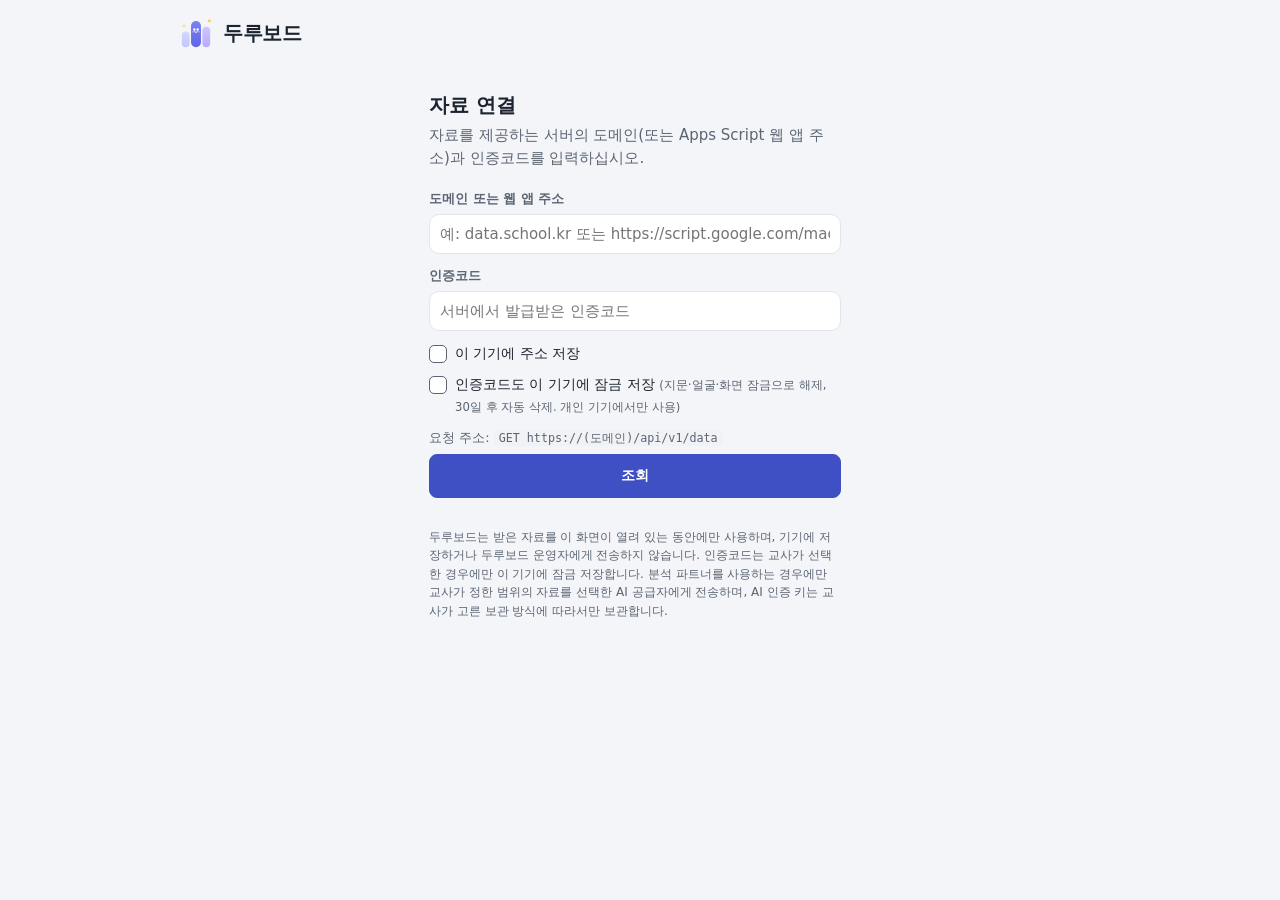
<file: index.html>
<!doctype html>
<html lang="ko">
<head>
  <meta charset="utf-8">
  <meta name="viewport" content="width=device-width, initial-scale=1, viewport-fit=cover">
  <meta name="referrer" content="no-referrer">
  <!-- 이 페이지의 스크립트는 같은 폴더의 파일만 실행하고, 자료 요청은 HTTPS(및 로컬 시험 주소)로만 보냅니다. -->
  <meta http-equiv="Content-Security-Policy"
        content="default-src 'self'; script-src 'self'; style-src 'self'; img-src 'self' data:; connect-src https: http://localhost:* http://127.0.0.1:*; manifest-src 'self'; worker-src 'self'; object-src 'none'; base-uri 'none'; form-action 'none'">
  <title>두루보드</title>
  <meta name="theme-color" content="#3f4fc4">
  <link rel="manifest" href="manifest.webmanifest">
  <link rel="apple-touch-icon" href="icons/icon-192.png">
  <link rel="icon" href="data:image/svg+xml,%3Csvg%20xmlns%3D%22http%3A//www.w3.org/2000/svg%22%20viewBox%3D%220%200%2048%2048%22%3E%3Crect%20x%3D%224%22%20y%3D%2222%22%20width%3D%2211%22%20height%3D%2222%22%20rx%3D%225.5%22%20fill%3D%22%23c6cdff%22/%3E%3Crect%20x%3D%2217%22%20y%3D%227%22%20width%3D%2214%22%20height%3D%2237%22%20rx%3D%227%22%20fill%3D%22%239ea6fc%22/%3E%3Crect%20x%3D%2233%22%20y%3D%2215%22%20width%3D%2211%22%20height%3D%2229%22%20rx%3D%225.5%22%20fill%3D%22%23c4b5fd%22/%3E%3Ccircle%20cx%3D%2221.6%22%20cy%3D%2219%22%20r%3D%221.7%22%20fill%3D%22%233d2280%22/%3E%3Ccircle%20cx%3D%2226.4%22%20cy%3D%2219%22%20r%3D%221.7%22%20fill%3D%22%233d2280%22/%3E%3Cpath%20d%3D%22M22.2%2022.4q1.8%201.8%203.6%200%22%20fill%3D%22none%22%20stroke%3D%22%233d2280%22%20stroke-width%3D%221.4%22%20stroke-linecap%3D%22round%22/%3E%3C/svg%3E">
  <link rel="stylesheet" href="style.css?v=20261121d">
</head>
<body>
  <header class="app-header">
    <div class="brand">
      <svg class="brand-mark" viewBox="0 0 48 48" aria-hidden="true">
        <defs>
          <linearGradient id="bm1" x1="0" y1="0" x2="0" y2="1"><stop class="bm1a" offset="0"/><stop class="bm1b" offset="1"/></linearGradient>
          <linearGradient id="bm2" x1="0" y1="0" x2="0" y2="1"><stop class="bm2a" offset="0"/><stop class="bm2b" offset="1"/></linearGradient>
          <linearGradient id="bm3" x1="0" y1="0" x2="0" y2="1"><stop class="bm3a" offset="0"/><stop class="bm3b" offset="1"/></linearGradient>
        </defs>
        <rect class="bm-bar1" x="4" y="22" width="11" height="22" rx="5.5"/>
        <rect class="bm-bar2" x="17" y="7" width="14" height="37" rx="7"/>
        <rect class="bm-bar3" x="33" y="15" width="11" height="29" rx="5.5"/>
        <circle class="bm-eye" cx="21.6" cy="19" r="1.7"/>
        <circle class="bm-eye" cx="26.4" cy="19" r="1.7"/>
        <circle class="bm-cheek" cx="19.9" cy="22.2" r="1.2"/>
        <circle class="bm-cheek" cx="28.1" cy="22.2" r="1.2"/>
        <path class="bm-mouth" d="M22.2 22.4q1.8 1.8 3.6 0"/>
        <circle class="bm-spark" cx="43" cy="7" r="2"/>
        <circle class="bm-spark s2" cx="7" cy="14" r="1.5"/>
      </svg>
      <div>
        <h1>두루보드</h1>
      </div>
    </div>
    <!-- 자료를 불러온 뒤 우측 상단에 표시되는 버튼 -->
    <div id="fabs" class="fabs">
    <span id="fetched-at" class="fetched" hidden></span>
    <button type="button" id="btn-refresh" class="fab" hidden aria-label="새로 고침 (자료 다시 조회)" title="새로 고침">
      <svg viewBox="0 0 24 24" width="20" height="20" aria-hidden="true" fill="none" stroke="currentColor" stroke-width="1.8" stroke-linecap="round" stroke-linejoin="round"><path d="M4 12a8 8 0 1 0 2.4-5.7"/><path d="M4 4v4.5h4.5"/></svg>
    </button>
    <button type="button" id="btn-wipe" class="fab" hidden aria-label="초기화 (보드와 저장 정보 모두 삭제)" title="초기화">
      <svg viewBox="0 0 24 24" width="20" height="20" aria-hidden="true" fill="none" stroke="currentColor" stroke-width="1.8" stroke-linecap="round" stroke-linejoin="round"><path d="M4.5 7h15"/><path d="M9.5 7V5.2A1.2 1.2 0 0 1 10.7 4h2.6a1.2 1.2 0 0 1 1.2 1.2V7"/><path d="M6.5 7l.8 11.6A1.6 1.6 0 0 0 8.9 20h6.2a1.6 1.6 0 0 0 1.6-1.4L17.5 7"/><path d="M10.3 11v5M13.7 11v5"/></svg>
    </button>
    <button type="button" id="btn-groups" class="fab" hidden aria-label="그룹 관리" title="그룹 관리">
      <svg viewBox="0 0 24 24" width="20" height="20" aria-hidden="true" fill="none" stroke="currentColor" stroke-width="1.8" stroke-linecap="round" stroke-linejoin="round"><path d="M3 7.5A2 2 0 0 1 5 5.5h4l2 2h8a2 2 0 0 1 2 2v8a2 2 0 0 1-2 2H5a2 2 0 0 1-2-2z"/><path d="M8 12.5h8M8 15.5h5"/></svg>
    </button>
    <button type="button" id="fab-export" class="fab" hidden aria-label="레이아웃 설정" title="레이아웃 설정" aria-expanded="false" aria-controls="pop-export">
      <svg viewBox="0 0 24 24" width="20" height="20" aria-hidden="true" fill="none" stroke="currentColor" stroke-width="1.8" stroke-linecap="round" stroke-linejoin="round"><circle cx="12" cy="12" r="3"/><path d="M19.4 15a1.7 1.7 0 0 0 .3 1.8l.1.1a2 2 0 1 1-2.8 2.8l-.1-.1a1.7 1.7 0 0 0-1.8-.3 1.7 1.7 0 0 0-1 1.5V21a2 2 0 1 1-4 0v-.1a1.7 1.7 0 0 0-1.1-1.5 1.7 1.7 0 0 0-1.8.3l-.1.1a2 2 0 1 1-2.8-2.8l.1-.1a1.7 1.7 0 0 0 .3-1.8 1.7 1.7 0 0 0-1.5-1H3a2 2 0 1 1 0-4h.1a1.7 1.7 0 0 0 1.5-1.1 1.7 1.7 0 0 0-.3-1.8l-.1-.1a2 2 0 1 1 2.8-2.8l.1.1a1.7 1.7 0 0 0 1.8.3H9a1.7 1.7 0 0 0 1-1.5V3a2 2 0 1 1 4 0v.1a1.7 1.7 0 0 0 1 1.5 1.7 1.7 0 0 0 1.8-.3l.1-.1a2 2 0 1 1 2.8 2.8l-.1.1a1.7 1.7 0 0 0-.3 1.8V9a1.7 1.7 0 0 0 1.5 1H21a2 2 0 1 1 0 4h-.1a1.7 1.7 0 0 0-1.5 1z"/></svg>
    </button>
    <button type="button" id="fab" class="fab" hidden aria-label="자료 연결 및 요약" title="자료 연결 및 요약" aria-expanded="false" aria-controls="pop">
      <svg viewBox="0 0 24 24" width="22" height="22" aria-hidden="true" fill="none" stroke="currentColor" stroke-width="1.8" stroke-linecap="round">
        <ellipse cx="12" cy="6" rx="7" ry="2.6"></ellipse>
        <path d="M5 6v6c0 1.4 3.1 2.6 7 2.6s7-1.2 7-2.6V6"></path>
        <path d="M5 12v6c0 1.4 3.1 2.6 7 2.6s7-1.2 7-2.6v-6"></path>
      </svg>
      <span class="fab-dot" aria-hidden="true"></span>
    </button>
    </div>
  </header>

  <div id="pop-scrim" class="pop-scrim" hidden></div>
  <!-- 레이아웃 창 -->
  <div id="pop-export" class="pop" role="dialog" aria-label="레이아웃 설정" hidden>
    <section class="pop-sec">
      <div class="pop-head">
        <h2>레이아웃 설정</h2>
        <button type="button" id="ex-close" class="icon-btn" aria-label="닫기">×</button>
      </div>
      <div class="theme-row">
        <span class="field-label">화면 밝기</span>
        <div id="theme-seg" class="seg-theme" role="radiogroup" aria-label="화면 밝기">
          <button type="button" role="radio" data-mode="light" aria-checked="false">밝게</button>
          <button type="button" role="radio" data-mode="dark" aria-checked="false">어둡게</button>
          <button type="button" role="radio" data-mode="auto" aria-checked="true">자동</button>
        </div>
      </div>
      <div class="theme-row auto-row">
        <span class="field-label">자동 새로 고침</span>
        <div id="auto-seg" class="seg-theme" role="radiogroup" aria-label="자동 새로 고침 간격">
          <button type="button" role="radio" data-sec="0" aria-checked="true">끔</button>
          <button type="button" role="radio" data-sec="30" aria-checked="false">30초</button>
          <button type="button" role="radio" data-sec="60" aria-checked="false">1분</button>
          <button type="button" role="radio" data-sec="300" aria-checked="false">5분</button>
        </div>
      </div>
      <div class="clr-sec">
        <div class="clr-head"><span class="field-label">그래프 기본 색상</span><button type="button" id="clr-reset" class="link">기본값으로</button></div>
        <div class="clr-line"><span class="clr-name">기본 색</span><div id="g-color-base" class="clr-pick" role="radiogroup" aria-label="기본 색"></div></div>
        <div class="clr-line"><span class="clr-name">강조 색</span><div id="g-color-point" class="clr-pick" role="radiogroup" aria-label="강조 색"></div></div>
        <p class="hint">강조 색은 최저값·최고값 강조에 쓰입니다. 개체마다 서식 단계에서 따로 정할 수도 있습니다.</p>
      </div>
    </section>
    <section class="pop-sec ai-sec">
      <div class="ai-sec-head"><h2>분석 파트너</h2><span class="ai-badge">AI</span></div>
      <p class="hint">외부 AI 모델을 연결하여 자료에 대해 질문하고 개체 제안을 받습니다. 인증 키는 레이아웃 내보내기에 포함되지 않습니다.</p>
      <div class="ai-field">
        <span class="field-label">공급자</span>
        <div id="ai-prov" class="seg-theme ai-prov" role="radiogroup" aria-label="공급자"></div>
      </div>
      <div class="ai-field" id="ai-key-field">
        <label class="field-label" for="ai-key">인증 키</label>
        <span class="ai-model-row">
          <input id="ai-key" class="secret" type="text" spellcheck="false" autocomplete="off" autocapitalize="off" autocorrect="off" data-1p-ignore data-lpignore="true" data-form-type="other" placeholder="공급자에서 발급받은 API 키">
          <button type="button" id="ai-key-btn" class="btn small">저장</button>
          <button type="button" id="ai-key-del" class="btn small" hidden>삭제</button>
        </span>
        <p id="ai-key-hint" class="hint"></p>
      </div>
      <div class="ai-field" id="ai-keep-field">
        <span class="field-label">인증 키 보관</span>
        <div id="ai-keep" class="seg-theme ai-keep-seg" role="radiogroup" aria-label="인증 키 보관">
          <button type="button" role="radio" data-v="none" aria-checked="true">저장 안 함</button>
          <button type="button" role="radio" data-v="tab" aria-checked="false">이 탭 동안</button>
          <button type="button" role="radio" data-v="device" aria-checked="false">기기에 잠금 저장</button>
        </div>
        <p id="ai-keep-note" class="hint"></p>
      </div>
      <p id="ai-key-msg" class="msg" role="status" aria-live="polite"></p>
      <label class="ai-field">
        <span class="field-label">모델</span>
        <span class="ai-model-row">
          <input id="ai-model" type="text" spellcheck="false" autocomplete="off" aria-label="모델명">
          <button type="button" id="ai-models" class="btn small">목록</button>
        </span>
      </label>
      <div id="ai-model-list" class="ai-model-list" hidden></div>
      <p id="ai-set-msg" class="msg" role="status" aria-live="polite"></p>
      <div class="ai-field">
        <span class="field-label">전송 자료</span>
        <div class="ai-send-row">
          <button type="button" id="ai-cols" class="btn small ai-cols-btn">열별 전송 설정</button>
          <span id="ai-send-sum" class="ai-send-sum"></span>
        </div>
      </div>
    </section>
    <section class="pop-sec ex-data">
      <h2>레이아웃 내보내기</h2>
      <p class="hint">선택한 개체의 구성을 JSON 파일로 저장합니다. 자료 값은 포함되지 않으며, 파일을 공유받은 사용자는 [레이아웃 불러오기]로 적용할 수 있습니다.</p>
      <div class="mini-actions">
        <button type="button" id="ex-all" class="link">전체 선택</button>
        <button type="button" id="ex-none" class="link">선택 해제</button>
      </div>
      <ul id="ex-list" class="ex-list"></ul>
      <label class="check ex-ai">
        <input id="ex-ai" type="checkbox" checked>
        <span class="ex-ai-t">분석 파트너 설정 함께 저장
          <span class="inc-row"><span class="inc-tag yes">포함</span><span class="inc-v">공급자 · 모델 · 열별 전송 설정</span></span>
          <span class="inc-row"><span class="inc-tag no">미포함</span><span class="inc-v">인증 키</span></span>
        </span>
      </label>
      <div class="actions">
        <button type="button" id="ex-file" class="btn small primary">JSON 파일 저장</button>
      </div>
      <p id="ex-msg" class="msg" role="status" aria-live="polite"></p>
    </section>
    <section class="pop-sec ex-data">
      <h2>레이아웃 불러오기</h2>
      <p class="hint">공유받은 레이아웃 파일에서 개체를 선택하여 현재 자료에 적용합니다.</p>
      <div class="actions">
        <button type="button" id="im-pick" class="btn small">파일 선택</button>
        <input id="in-layout" type="file" accept=".json,application/json" hidden>
      </div>
      <div id="im-box" hidden>
        <p id="im-file" class="sub"></p>
        <ul id="im-list" class="ex-list"></ul>
        <label class="check im-ai" id="im-ai-row" hidden>
          <input id="im-ai" type="checkbox" checked>
          <span>분석 파트너 설정 적용 <small id="im-ai-desc"></small></span>
        </label>
        <div class="actions">
          <button type="button" id="im-add" class="btn small primary">선택 개체 추가</button>
          <button type="button" id="im-replace" class="btn small">현재 레이아웃 교체</button>
        </div>
      </div>
      <p id="im-msg" class="msg" role="status" aria-live="polite"></p>
    </section>
  </div>

  <!-- 연결 버튼을 누르면 열리는 창 -->
  <div id="pop" class="pop" role="dialog" aria-label="자료 연결 및 요약" hidden>
    <section class="pop-sec">
      <div class="pop-head">
        <h2>현재 자료</h2>
        <button type="button" id="pop-close" class="icon-btn" aria-label="닫기">×</button>
      </div>
      <div id="pop-summary"></div>
      <div class="actions">
        <button type="button" id="btn-preview" class="btn small">원자료 보기</button>
        <button type="button" id="btn-refetch" class="btn small">다시 조회</button>
        <button type="button" id="btn-reset" class="btn small">레이아웃 초기화</button>
        <button type="button" id="btn-disconnect" class="btn small danger">연결 해제</button>
      </div>
    </section>
    <section class="pop-sec">
      <h2>새 자료 연결</h2>
      <div id="pop-slot"></div>
    </section>
  </div>

  <main>
    <!-- 첫 화면: 자료 연결 -->
    <section id="view-connect" class="connect-card" aria-labelledby="conn-title">
      <div id="connect-form-view">
        <h2 id="conn-title">자료 연결</h2>
        <p class="lead" id="conn-lead">자료를 제공하는 서버의 도메인(또는 Apps Script 웹 앱 주소)과 인증코드를 입력하십시오.</p>
        <div id="conn-slot">
          <div id="conn-form" class="conn-form">
            <label class="field conn-net">
              <span>도메인 또는 웹 앱 주소</span>
              <input id="in-domain" type="text" inputmode="url" spellcheck="false" autocomplete="off" placeholder="예: data.school.kr 또는 https://script.google.com/macros/s/…/exec">
            </label>
            <label class="field conn-net">
              <span>인증코드</span>
              <input id="in-code" class="secret" type="text" spellcheck="false" autocomplete="off" autocapitalize="off" autocorrect="off" data-1p-ignore data-lpignore="true" data-form-type="other" placeholder="서버에서 발급받은 인증코드">
            </label>
            <label class="check conn-net">
              <input id="chk-save-domain" type="checkbox">
              <span>이 기기에 주소 저장</span>
            </label>
            <label class="check conn-net" id="lock-code-row" hidden>
              <input id="chk-lock-code" type="checkbox">
              <span>인증코드도 이 기기에 잠금 저장 <small>(지문·얼굴·화면 잠금으로 해제, 30일 후 자동 삭제. 개인 기기에서만 사용)</small></span>
            </label>
            <p class="hint conn-net">요청 주소: <code id="req-preview">GET https://(도메인)/api/v1/data</code></p>
            <button type="button" id="btn-fetch" class="btn primary block">조회</button>
            <p id="msg" class="msg" role="status" aria-live="polite"></p>
          </div>
        </div>
      </div>
    </section>

    <!-- 보드 -->
    <section id="view-board" class="board-view" hidden aria-labelledby="board-title">
      <div class="board-head">
        <div class="bt-row"><h2 id="board-title"></h2><button type="button" id="btn-board-title" class="fx-btn" aria-label="보드 제목 수정" title="보드 제목 수정"><svg viewBox="0 0 24 24" width="16" height="16" aria-hidden="true" fill="none" stroke="currentColor" stroke-width="1.9" stroke-linecap="round" stroke-linejoin="round"><path d="M4 20h4L18.5 9.5a2.1 2.1 0 0 0-3-3L5 17v3"/><path d="M13.5 7.5l3 3"/></svg></button><button type="button" id="btn-board-info" class="fx-btn" aria-label="자료 정보" title="자료 정보" aria-expanded="false" aria-controls="board-sub"><svg viewBox="0 0 24 24" width="16" height="16" aria-hidden="true" fill="none" stroke="currentColor" stroke-width="1.9" stroke-linecap="round"><circle cx="12" cy="12" r="9"/><path d="M12 11v5.5"/><circle cx="12" cy="7.8" r=".6" fill="currentColor"/></svg></button></div>
        <div id="board-sub" class="sub" hidden><span id="board-sub-text"></span></div>
      </div>
      <div id="board" class="board"></div>
      <button type="button" id="btn-ai" class="add-fab second ai-fab" hidden aria-label="분석 파트너 열기·닫기" title="분석 파트너"><svg viewBox="0 0 24 24" aria-hidden="true"><path d="M12 3.5l1.9 4.6 4.6 1.9-4.6 1.9L12 16.5l-1.9-4.6L5.5 10l4.6-1.9z"/><path d="M18.5 15.5l.8 1.9 1.9.8-1.9.8-.8 1.9-.8-1.9-1.9-.8 1.9-.8z"/></svg></button>
      <div class="add-fabs" role="group" aria-label="추가">
        <button type="button" id="fab-add-group" class="add-fab second" aria-label="그룹 만들기" title="그룹 만들기"><svg viewBox="0 0 24 24" aria-hidden="true"><path d="M3 7.5A2 2 0 0 1 5 5.5h4l2 2h8a2 2 0 0 1 2 2v8a2 2 0 0 1-2 2H5a2 2 0 0 1-2-2z"/><path d="M12 11v5M9.5 13.5h5"/></svg><span>그룹</span></button>
        <button type="button" id="fab-add-item" class="add-fab" aria-label="개체 추가" title="개체 추가"><svg viewBox="0 0 24 24" aria-hidden="true"><path d="M12 5v14M5 12h14"/></svg><span>개체</span></button>
      </div>
    </section>
  </main>

  <footer class="app-footer">
    <p>두루보드는 받은 자료를 이 화면이 열려 있는 동안에만 사용하며, 기기에 저장하거나 두루보드 운영자에게 전송하지 않습니다. 인증코드는 교사가 선택한 경우에만 이 기기에 잠금 저장합니다. 분석 파트너를 사용하는 경우에만 교사가 정한 범위의 자료를 선택한 AI 공급자에게 전송하며, AI 인증 키는 교사가 고른 보관 방식에 따라서만 보관합니다.</p>
  </footer>

  <!-- 그래프 만들기 -->
  <dialog id="dlg-chart" class="dialog builder">
    <div class="dialog-body">
      <div class="builder-head">
        <div class="bh-title">
          <h3 id="dlg-chart-title" title="제목 수정">개체 (1)</h3>
          <input id="cf-title" class="title-edit" type="text" autocomplete="off" maxlength="100" aria-label="제목" hidden>
          <button type="button" id="btn-title-edit" class="fx-btn" aria-label="제목 수정" title="제목 수정"><svg viewBox="0 0 24 24" width="16" height="16" aria-hidden="true" fill="none" stroke="currentColor" stroke-width="1.9" stroke-linecap="round" stroke-linejoin="round"><path d="M4 20h4L18.5 9.5a2.1 2.1 0 0 0-3-3L5 17v3"/><path d="M13.5 7.5l3 3"/></svg></button>
        </div>
        <span id="kind-name" class="kind-name" hidden>그래프·표 추가</span>
        <button type="button" id="btn-help" class="guide-btn"><svg class="q-ico" viewBox="0 0 24 24" aria-hidden="true"><circle cx="12" cy="12" r="9"/><path d="M9.7 9.4a2.4 2.4 0 0 1 4.6.8c0 1.6-2.3 2.1-2.3 3.5"/><circle class="q-dot" cx="12" cy="17" r="1"/></svg><span>사용 안내</span></button>
      </div>
      <div class="builder-grid">
        <nav id="step-nav" class="step-nav" aria-label="설정 단계"></nav>
        <div class="builder-controls" id="builder-controls">
          <div class="step" id="step-type" data-name="유형">
            <div class="step-head">
              <p class="step-q"><b>1</b> 유형</p>
              <button type="button" class="help-btn" data-help="type" aria-expanded="false" aria-label="유형 안내"><svg class="q-ico" viewBox="0 0 24 24" aria-hidden="true"><circle cx="12" cy="12" r="9"/><path d="M9.7 9.4a2.4 2.4 0 0 1 4.6.8c0 1.6-2.3 2.1-2.3 3.5"/><circle class="q-dot" cx="12" cy="17" r="1"/></svg></button>
            </div>
            <p class="help-text" id="help-type" hidden>그래프의 형태를 고릅니다. 세로 막대는 항목이 적을 때, 가로 막대는 항목이 많거나 이름이 길 때, 꺾은선은 순서가 있는 항목(1단원→6단원)의 흐름을 볼 때 적합합니다. 히스토그램은 값이 어느 구간에 몰려 있는지, 표는 값을 그대로, 명단은 해당 항목을 목록으로 보여 줍니다.</p>
            <div id="cf-type" class="chips type-chips"></div>
            <div id="cf-stype" class="st-cards" hidden></div>
          </div>

          <div class="step" id="step-item" data-name="X축">
            <div class="step-head">
              <p class="step-q"><b>2</b> <span class="ax-t" id="t-item">X축</span> <small class="ax-role">항목</small></p>
              <button type="button" class="help-btn" data-help="item" aria-expanded="false" aria-label="항목 축 안내"><svg class="q-ico" viewBox="0 0 24 24" aria-hidden="true"><circle cx="12" cy="12" r="9"/><path d="M9.7 9.4a2.4 2.4 0 0 1 4.6.8c0 1.6-2.3 2.1-2.3 3.5"/><circle class="q-dot" cx="12" cy="17" r="1"/></svg></button>
            </div>
            <p class="help-text" id="help-item" hidden>막대 하나가 무엇인지 고릅니다. 카드 아래의 회색 글자는 실제로 막대에 붙을 이름입니다. ‘학번별’은 학생마다, ‘반별’은 같은 반 학생을 묶어 반마다, ‘단원별’은 아래에서 고른 단원(예: 1단원~6단원)마다 막대 하나를 표시합니다. 축 이름은 그래프에 표시되는 이름이며, 비워 두면 자동으로 정해집니다.</p>
            <div class="field">
              <div class="field-head"><span class="field-label">항목 기준</span></div>
              <div id="cf-item" class="ib-cards" role="group" aria-label="항목 기준"></div>
              <p id="item-hint" class="by-hint"></p>
            </div>
            <div id="slot-xcols"></div>
            <div class="field">
              <div class="field-head"><span class="field-label">축 이름</span></div>
              <input id="cf-iname" type="text" autocomplete="off" maxlength="40" aria-label="항목 축 이름">
            </div>
            <div class="opt-row" id="opt-sort">
              <span class="opt-label">항목 순서</span>
              <div id="cf-sort" class="chips small-chips"></div>
            </div>
          </div>

          <div class="step" id="step-value" data-name="Y축">
            <div class="step-head">
              <p class="step-q"><b>3</b> <span class="ax-t" id="t-value">Y축</span> <small class="ax-role">값</small></p>
              <button type="button" class="help-btn" data-help="value" aria-expanded="false" aria-label="값 축 안내"><svg class="q-ico" viewBox="0 0 24 24" aria-hidden="true"><circle cx="12" cy="12" r="9"/><path d="M9.7 9.4a2.4 2.4 0 0 1 4.6.8c0 1.6-2.3 2.1-2.3 3.5"/><circle class="q-dot" cx="12" cy="17" r="1"/></svg></button>
            </div>
            <p class="help-text" id="help-value" hidden>그래프에서는 막대 높이로, 통계에서는 숫자 하나로 나타낼 값을 정합니다. 학번처럼 행을 X축에 놓았다면 여기서 계산에 쓸 열(예: 1단원~6단원)을 고르고, 열을 X축에 놓았다면 계산 방식만 고르면 됩니다(예: 입력률). ‘입력 칸 수’는 값이 들어 있는 칸, ‘미입력 칸 수’는 빈칸의 수이며, 0과 거짓도 입력된 값으로 봅니다.</p>
            <div id="slot-cols"></div>
            <div id="slot-method"></div>
            <div id="stat-opt" class="field" hidden></div>
            <div class="field">
              <div class="field-head"><span class="field-label" id="vname-label">축 이름</span></div>
              <input id="cf-vname" type="text" autocomplete="off" maxlength="40" aria-label="값 축 이름">
            </div>
          </div>

          <div class="step" id="step-cols" data-name="열 선택">
            <div class="step-head">
              <p class="step-q"><b id="n-cols" class="n-col">1</b> 열 선택</p>
              <button type="button" class="help-btn" data-help="cols" aria-expanded="false" aria-label="열 선택 안내"><svg class="q-ico" viewBox="0 0 24 24" aria-hidden="true"><circle cx="12" cy="12" r="9"/><path d="M9.7 9.4a2.4 2.4 0 0 1 4.6.8c0 1.6-2.3 2.1-2.3 3.5"/><circle class="q-dot" cx="12" cy="17" r="1"/></svg></button>
            </div>
            <p class="help-text" id="help-cols" hidden>계산에 사용할 열을 고릅니다. 예: 1단원~6단원. ‘전체 선택’은 학번·이름 같은 식별 열을 제외하고 선택합니다. 열을 길게 누르거나 마우스 오른쪽 단추를 누르면 자료형(수치·문자 등)을 변경할 수 있습니다.</p>
            <div class="field" id="step-usecols">
              <div class="field-head">
                <span class="field-label" id="usecols-label"><i class="lg col"></i>사용할 열</span>
                <span class="mini-actions"><button type="button" id="cf-all" class="link">전체 선택</button><button type="button" id="cf-none" class="link">선택 해제</button></span>
              </div>
              <div id="cf-cols" class="chips"></div>
            </div>
          </div>

          <div class="step" id="step-what" data-name="계산">
            <div class="step-head">
              <p class="step-q"><b id="n-what" class="n-out">2</b> 계산</p>
              <button type="button" class="help-btn" data-help="what" aria-expanded="false" aria-label="계산 안내"><svg class="q-ico" viewBox="0 0 24 24" aria-hidden="true"><circle cx="12" cy="12" r="9"/><path d="M9.7 9.4a2.4 2.4 0 0 1 4.6.8c0 1.6-2.3 2.1-2.3 3.5"/><circle class="q-dot" cx="12" cy="17" r="1"/></svg></button>
            </div>
            <p class="help-text" id="help-what" hidden>먼저 계산 방향을 고릅니다. ‘열마다’는 열(세로줄)마다 값 하나(예: 단원별 완료율), ‘행마다’는 행(가로줄)마다 값 하나(예: 학생별 진도율), ‘전체 하나로’는 선택한 모든 칸을 값 하나(예: 전체 진도율)로 계산합니다. 다음으로 계산 방식을 고릅니다. ‘입력 칸 수’는 값이 들어 있는 칸, ‘미입력 칸 수’는 빈칸의 수이며, 0과 거짓도 입력된 값으로 봅니다. 산출 범위로 상위·하위 일부나 기준값 이상·이하만 산출할 수 있습니다.</p>
            <div class="field" id="dir-field" hidden>
              <div class="field-head"><span class="field-label">계산 방향</span></div>
              <div id="cf-dir" class="dir-cards" role="group" aria-label="계산 방향"></div>
              <div id="row-by" class="row-by" hidden></div>
            </div>
            <div class="field calc-m">
              <div class="field-head"><span class="field-label">계산 방식</span></div>
              <div id="cf-method" class="chips" role="group" aria-label="계산 방식"></div>
              <p id="method-note" class="pr-note" hidden></p>
              <p id="method-ex" class="method-ex"></p>
            </div>
            <div id="cf-presets" hidden></div>
            <div class="field" id="range-sec">
              <div class="field-head"><span class="field-label">산출 범위</span><span class="field-hint">상위·하위 일부만 산출</span></div>
              <div id="cf-range" class="chips" role="group" aria-label="산출 범위">
                <button type="button" class="chip" data-id="all">전체</button>
                <button type="button" class="chip" data-id="top">상위</button>
                <button type="button" class="chip" data-id="bottom">하위</button>
                <button type="button" class="chip" data-id="le" title="기준값 이하">≤</button>
                <button type="button" class="chip" data-id="ge" title="기준값 이상">≥</button>
              </div>
              <div id="range-opt" class="range-opt" hidden>
                <input id="cf-range-n" type="text" inputmode="decimal" aria-label="범위 값">
                <span id="range-suffix" class="range-suffix"></span>
                <div id="range-unit" class="seg-mini" role="group" aria-label="단위"><button type="button" data-u="pct">%</button><button type="button" data-u="cnt">개</button></div>
              </div>
              <p id="range-desc" class="field-hint"></p>
            </div>
          </div>

          <div class="step" id="step-filter" data-name="조건">
            <div class="step-head">
              <p class="step-q"><b id="n-filter" class="n-out">3</b> 조건</p>
              <button type="button" class="help-btn" data-help="filter" aria-expanded="false" aria-label="조건 안내"><svg class="q-ico" viewBox="0 0 24 24" aria-hidden="true"><circle cx="12" cy="12" r="9"/><path d="M9.7 9.4a2.4 2.4 0 0 1 4.6.8c0 1.6-2.3 2.1-2.3 3.5"/><circle class="q-dot" cx="12" cy="17" r="1"/></svg></button>
            </div>
            <p class="help-text" id="help-filter" hidden>조건에 맞는 행만 골라 계산합니다. [조건 추가]를 누르고 기준 열을 고른 뒤, 문자 열은 값을 체크하고(예: 반 2-1), 숫자 열은 범위를 지정합니다(예: 정답률 0 ~ 70). 한 열에서 여러 값을 고르면 그중 하나라도 해당하는 행, 조건이 여러 개이면 모두 만족하는 행을 씁니다. 산출 범위로 계산 결과의 상위·하위 일부만 남길 수도 있습니다.</p>
            <div class="field">
              <div class="field-head"><span class="field-label">행 조건</span><span class="field-hint">조건에 맞는 행만 계산</span></div>
              <div id="cf-filter" class="filter"></div>
              <p id="cf-filter-sum" class="fsum"></p>
            </div>
            <div id="slot-range"></div>
          </div>

          <div class="step" id="step-style" data-name="서식">
            <div class="step-head">
              <p class="step-q"><b>5</b> 서식</p>
            </div>
            <div class="opt-row" id="opt-align">
              <span class="opt-label">값 정렬</span>
              <div id="cf-align" class="chips small-chips" role="group" aria-label="값 정렬"><button type="button" class="chip" data-id="left">왼쪽</button><button type="button" class="chip" data-id="center">가운데</button><button type="button" class="chip" data-id="right">오른쪽</button></div>
            </div>
            <div class="opt-row" id="opt-hl">
              <span class="opt-label">강조</span>
              <div id="cf-hl" class="chips small-chips" role="group" aria-label="강조"><button type="button" class="chip" data-id="none">없음</button><button type="button" class="chip" data-id="min">최저값</button><button type="button" class="chip" data-id="max">최고값</button></div>
            </div>
            <div class="opt-row" id="opt-width">
              <span class="opt-label">카드 너비</span>
              <div id="cf-width" class="chips small-chips"></div>
            </div>
            <div class="opt-row" id="opt-color">
              <span class="opt-label">색상</span>
              <div class="clr-rows">
                <div class="clr-line"><span class="clr-name">기본 색</span><div id="cf-color-base" class="clr-pick" role="radiogroup" aria-label="기본 색"></div></div>
                <div class="clr-line" id="cf-color-point-line"><span class="clr-name">강조 색</span><div id="cf-color-point" class="clr-pick" role="radiogroup" aria-label="강조 색"></div></div>
              </div>
            </div>
          </div>
        </div>

        <div id="vis-scrim" class="vis-scrim" hidden></div>
        <div id="builder-visual" class="builder-visual" data-pane="preview" data-collapsed="false">
          <div class="vis-tabs">
            <span class="vis-title">세부 설정</span>
            <span id="vis-sum" class="vis-sum"></span>
            <button type="button" id="vt-toggle" class="vis-toggle" aria-expanded="true" aria-label="세부 설정 접기">
              <svg viewBox="0 0 16 16" width="16" height="16" aria-hidden="true"><path d="M4 6l4 4 4-4" fill="none" stroke="currentColor" stroke-width="1.8" stroke-linecap="round" stroke-linejoin="round"></path></svg>
            </button>
          </div>
          <div class="pane-cap">
            <span class="pane-name">미리보기</span>
            <span id="pane-desc" class="pane-desc"></span>
          </div>
          <div class="vis-cols-wrap">
            <span class="vis-cols-label">열 선택</span>
            <div id="vis-cols" class="vis-cols" role="group" aria-label="열 선택"></div>
          </div>
          <div id="vp-schema" class="vis-pane">
            <p class="vis-label">자료 표</p>
            <ul class="legend">
              <li><i class="lg col"></i>선택한 열</li>
              <li id="lg-lab-item"><i class="lg lab"></i>기준 열</li>
              <li><i class="lg out"></i>집계 결과</li>
            </ul>
            <div class="schema-wrap"><div id="schema" class="schema"></div></div>
            <div id="schema-note" class="note info"><svg class="n-ico n-info" viewBox="0 0 24 24" aria-hidden="true"><circle cx="12" cy="12" r="9"/><path d="M12 11v5.5"/><circle class="n-dot" cx="12" cy="7.8" r="1"/></svg><svg class="n-ico n-warn" viewBox="0 0 24 24" aria-hidden="true"><path d="M10.3 4.2 2.9 17.5A2 2 0 0 0 4.6 20.5h14.8a2 2 0 0 0 1.7-3L13.7 4.2a2 2 0 0 0-3.4 0z"/><path d="M12 9.5v4.5"/><circle class="n-dot" cx="12" cy="17" r="1"/></svg><p id="schema-text" class="schema-text"></p></div>
            <div id="schema-foot" class="tgl-foot"><button type="button" id="btn-table" class="tbl-switch" aria-pressed="false"><svg viewBox="0 0 24 24" aria-hidden="true"><path d="M4 8h13"/><path d="M14 5l3 3-3 3"/><path d="M20 16H7"/><path d="M10 13l-3 3 3 3"/></svg><span id="btn-table-text">표로 전환</span></button></div>
          </div>
          <div id="vp-preview" class="vis-pane">
            <div class="pv-head">
              <p class="vis-label">결과</p>
              <div class="kind-seg" role="radiogroup" aria-label="개체 종류">
                <button type="button" id="kd-chart" role="radio" aria-checked="true">그래프·표</button>
                <button type="button" id="kd-stat" role="radio" aria-checked="false">통계</button>
              </div>
            </div>
            <div id="pv-box" class="pv-box"></div>
          </div>
        </div>
      </div>

      <p id="cf-error" class="msg error" role="alert"></p>
      <div class="dialog-actions">
        <button type="button" id="cf-cancel" class="btn">취소</button>
        <button type="button" id="cf-ok" class="btn primary">추가</button>
      </div>
    </div>
      <div id="col-pop" class="col-pop" role="dialog" aria-label="열 자료형 설정" hidden>
      <div class="cp-head">
        <strong id="cp-name"></strong>
        <button type="button" id="cp-close" class="icon-btn" aria-label="닫기">×</button>
      </div>
      <p class="cp-label">자료형</p>
      <div id="cp-types" class="cp-types" role="radiogroup" aria-label="자료형"></div>
      <label class="cp-switch">
        <span class="cp-switch-text"><span>식별 열</span><small id="cp-id-auto"></small></span>
        <input id="cp-id" type="checkbox" role="switch">
        <i aria-hidden="true"></i>
      </label>
      <button type="button" id="cp-reset" class="link cp-reset">자동 판정으로 되돌리기</button>
    </div>
  </dialog>

  <!-- 원자료 보기 -->
  <dialog id="dlg-preview" class="dialog wide">
    <div class="dialog-body">
      <h3>원자료 보기</h3>
      <p id="pv-sub" class="hint"></p>
      <div class="table-wrap"><table id="pv-table" class="table"></table></div>
      <div class="dialog-actions">
        <button type="button" id="pv-close" class="btn">닫기</button>
      </div>
    </div>
  </dialog>

  <!-- 사용 안내 -->
  <dialog id="dlg-help" class="dialog help-dlg" aria-labelledby="help-title">
    <div class="dialog-body">
      <h3 id="help-title">개체 추가 사용 안내</h3>
      <ol class="guide">
        <li><strong>열 선택</strong><span>계산에 사용할 열을 고릅니다. 예: 1단원~6단원</span></li>
        <li><strong>계산</strong><span>계산 방향(열마다·행마다·전체 하나로)과 방식(평균·합계·최댓값·최솟값·입력 칸 수·입력률·미입력 칸 수)을 고릅니다. 예: 학생별 진도율 = 행마다 · 입력률</span>
          <span class="guide-ex">‘학번별 입력률(%)’ → 학생마다 막대 하나, 입력된 단원의 비율(진도율)</span>
          <span class="guide-ex">‘열별 입력 칸 수’ → 단원마다 막대 하나, 입력한 학생 수</span></li>
        <li><strong>조건</strong><span>열별로 조건을 걸어 계산할 행을 고릅니다. 문자 열은 값 체크, 숫자 열은 범위 지정. 예: 반 2-1, 정답률 0 ~ 60.</span></li>
        <li><strong>표시</strong><span>막대·꺾은선·히스토그램·표·명단 중에서 고르고, 최저값·최고값을 강조할 수 있습니다. 명단은 행마다 계산에서 해당 행을 목록으로 보여 줍니다.</span></li>
        
      </ol>
      <div class="guide-box">
        <p><strong>표로 전환</strong> 미리보기 오른쪽 아래의 [표로 전환]을 누르면 그 자리에 자료 표가 표시되며, 선택한 열과 계산 결과가 색으로 구분됩니다. [미리보기로 전환]을 누르면 돌아갑니다.</p>
        <p><strong>용어</strong> 입력 칸: 값이 들어 있는 칸 · 미입력 칸: 빈칸 · 행: 가로줄(보통 학생 한 명) · 열: 세로줄(단원, 과제 등)</p>
      </div>
      <div class="dialog-actions">
        <button type="button" id="help-close" class="btn primary">확인</button>
      </div>
    </div>
  </dialog>

  <!-- 조회 결과 요약 -->
  <dialog id="dlg-summary" class="dialog summary-dlg" aria-labelledby="sum-dlg-title">
    <div class="dialog-body">
      <p class="eyebrow" id="sum-dlg-title">자료를 불러왔습니다</p>
      <div id="intro-summary"></div>
      <div class="dialog-actions">
        <button type="button" id="btn-summary-ok" class="btn primary">확인</button>
      </div>
    </div>
  </dialog>

  <!-- 개체 종류 선택 -->
  <dialog id="dlg-kind" class="dialog kind-dlg" aria-labelledby="kind-dlg-title">
    <div class="dialog-body">
      <h3 id="kind-dlg-title" tabindex="-1" autofocus>개체 추가</h3>
      <div class="kind-cards kc-gap">
        <button type="button" id="kc-chart" class="kind-card">
          <svg class="kc-art" viewBox="0 0 120 64" aria-hidden="true"><path class="kc-axis" d="M8 56h104"/><rect x="16" y="30" width="14" height="26" rx="2"/><rect x="38" y="14" width="14" height="42" rx="2"/><rect x="60" y="24" width="14" height="32" rx="2"/><rect x="82" y="8" width="14" height="48" rx="2"/></svg>
          <b>그래프·표</b>
          <span>항목별 값을 막대, 꺾은선, 표, 명단 등으로 비교합니다.</span>
        </button>
        <button type="button" id="kc-stat" class="kind-card">
          <svg class="kc-art" viewBox="0 0 120 64" aria-hidden="true"><rect class="kc-box" x="14" y="6" width="92" height="52" rx="8"/><rect class="kc-line" x="26" y="16" width="34" height="5" rx="2.5"/><text x="26" y="44" class="kc-num">84.7%</text></svg>
          <b>통계</b>
          <span>비율·개수·평균처럼 숫자 하나로 요약합니다. 예: 전체 진도율 84.7%</span>
        </button>
      </div>
      <div class="dialog-actions">
        <button type="button" id="kc-cancel" class="btn">취소</button>
      </div>
    </div>
  </dialog>

  <!-- 대상 행: 열별 조건 선택 창 -->
  <dialog id="dlg-ff" class="dialog sheet-dlg" aria-labelledby="ff-title">
    <div class="dialog-body">
      <div class="sheet-grab" aria-hidden="true"></div>
      <h3 id="ff-title">조건</h3>
      <div id="ff-body" class="ff-body"></div>
      <div class="dialog-actions">
        <button type="button" id="ff-cancel" class="btn">취소</button>
        <button type="button" id="ff-ok" class="btn primary">적용</button>
      </div>
    </div>
  </dialog>

  <!-- 자료 규격 오류 -->
  <dialog id="dlg-spec" class="dialog spec-dlg" aria-labelledby="se-title">
    <div class="dialog-body">
      <div class="spec-head">
        <svg class="spec-ico" viewBox="0 0 24 24" aria-hidden="true"><path d="M10.3 4.2 2.9 17.5A2 2 0 0 0 4.6 20.5h14.8a2 2 0 0 0 1.7-3L13.7 4.2a2 2 0 0 0-3.4 0z"/><path d="M12 9.5v4.5"/><circle cx="12" cy="17" r="1"/></svg>
        <h3 id="se-title">자료 규격 오류</h3>
      </div>
      <p class="spec-lead">서버에 연결되었으나, 받은 응답이 두루보드 자료 규격에 맞지 않아 표시할 수 없습니다.</p>
      <dl class="spec-list">
        <dt>오류 내용</dt><dd id="se-reason"></dd>
        <dt>받은 응답</dt><dd id="se-got"></dd>
        <dt>요청 주소</dt><dd><code id="se-src"></code></dd>
        <dt>올바른 형식</dt><dd><code>{ "rows": [ { "학번": "30101", "1단원": "완료" }, … ] }</code></dd>
      </dl>
      <p class="spec-foot">서버 담당자에게 위 내용을 전달하십시오. 자세한 규격은 docs/API_SPEC.md에 있습니다.</p>
      <div class="dialog-actions">
        <button type="button" id="se-ok" class="btn primary">확인</button>
      </div>
    </div>
  </dialog>

  <!-- 확인 -->
  <dialog id="dlg-name" class="dialog name-dlg" aria-labelledby="nm-title">
    <div id="nm-form" class="dialog-body">
      <h3 id="nm-title">그룹 만들기</h3>
      <input id="nm-input" type="text" maxlength="30" autocomplete="off" aria-label="그룹 이름" placeholder="예: 정보과학">
      <p id="nm-msg" class="msg"></p>
      <div class="dialog-actions">
        <button type="button" id="nm-cancel" class="btn">취소</button>
        <button type="button" id="nm-ok" class="btn primary">확인</button>
      </div>
    </div>
  </dialog>

  <dialog id="dlg-groups" class="dialog groups-dlg" aria-labelledby="gm-title">
    <div class="dialog-body">
      <div class="pop-head">
        <h3 id="gm-title">그룹 관리</h3>
        <button type="button" id="gm-close" class="icon-btn" aria-label="닫기">×</button>
      </div>
      <p class="mv-sub">그룹은 최대 2단계까지 만들 수 있습니다. 예: 정보과학 › A반</p>
      <div id="gm-list" class="gm-list"></div>
      <div class="dialog-actions">
        <button type="button" id="gm-new" class="btn primary">＋ 그룹 만들기</button>
      </div>
    </div>
  </dialog>

  <dialog id="dlg-move" class="dialog sheet-dlg move-dlg" aria-labelledby="mv-title">
    <div class="dialog-body">
      <h3 id="mv-title">이동할 위치</h3>
      <p id="mv-sub" class="mv-sub"></p>
      <div id="mv-list" class="mv-list" role="listbox" aria-labelledby="mv-title"></div>
      <div class="dialog-actions">
        <button type="button" id="mv-new" class="btn">＋ 새 그룹</button>
        <button type="button" id="mv-cancel" class="btn">닫기</button>
      </div>
    </div>
  </dialog>

  <!-- 분석 파트너: 대화 -->
  <dialog id="dlg-ai" class="dialog ai-dlg" aria-labelledby="ai-title">
    <div class="ai-wrap">
      <div id="ai-resize" class="ai-resize" role="separator" aria-orientation="vertical" aria-label="분석 파트너 창 너비 조절 (좌우 화살표)" tabindex="0" title="끌어서 너비 조절 · 두 번 눌러 기본 너비"></div>
      <div class="ai-head">
        <div class="ai-head-t">
          <h3 id="ai-title">분석 파트너</h3>
          <span id="ai-who" class="ai-who"></span>
        </div>
        <button type="button" id="ai-clear" class="btn small">새 대화</button>
        <button type="button" id="ai-close" class="icon-btn" aria-label="닫기">×</button>
      </div>
      <div id="ai-log" class="ai-log" aria-live="polite"></div>
      <div class="ai-foot">
        <div id="ai-starters" class="ai-starters"></div>
        <div class="ai-input">
          <textarea id="ai-in" rows="1" maxlength="2000" placeholder="자료에 대해 질문하십시오" aria-label="질문 입력"></textarea>
          <button type="button" id="ai-send" class="ai-send-btn" aria-label="전송">
            <svg viewBox="0 0 24 24" width="18" height="18" aria-hidden="true" fill="none" stroke="currentColor" stroke-width="2" stroke-linecap="round" stroke-linejoin="round"><path d="M12 19V5M5.5 11.5L12 5l6.5 6.5"/></svg>
          </button>
        </div>
        <p class="ai-note">AI의 답변은 부정확할 수 있으므로 원자료로 확인하십시오.</p>
      </div>
    </div>
  </dialog>

  <!-- 분석 파트너: 열별 전송 설정 -->
  <dialog id="dlg-aicols" class="dialog aicols-dlg" aria-labelledby="ac-title">
    <div class="dialog-body">
      <div class="pop-head">
        <h3 id="ac-title">열별 전송 설정</h3>
        <button type="button" id="ac-close" class="icon-btn" aria-label="닫기">×</button>
      </div>
      <dl class="ac-legend">
        <div><dt>전송</dt><dd>값을 그대로 보냅니다.</dd></div>
        <div><dt>가명</dt><dd>값마다 고유 번호(예: ID-07)로 바꾸어 보냅니다. 답변에 나온 번호는 이 화면에서만 원래 값으로 복원합니다.</dd></div>
        <div><dt>제외</dt><dd>열 이름과 값을 모두 보내지 않습니다.</dd></div>
      </dl>
      <div class="mini-actions"><button type="button" id="ac-default" class="link">기본값으로</button><button type="button" id="ac-all" class="link">모두 전송</button><button type="button" id="ac-alias" class="link">모두 가명</button><button type="button" id="ac-drop" class="link">모두 제외</button></div>
      <div id="ac-list" class="ac-list"></div>
      <div class="dialog-actions">
        <button type="button" id="ac-ok" class="btn primary">확인</button>
      </div>
    </div>
  </dialog>

  <!-- 앱 화면 잠금 (안드로이드 앱에서만) -->
  <dialog id="dlg-lock" class="lock-dlg" aria-labelledby="lk-title">
    <div class="lock-body">
      <svg class="lock-mark" viewBox="0 0 48 48" aria-hidden="true"><rect x="4" y="22" width="11" height="22" rx="5.5" fill="#c6cdff"/><rect x="17" y="7" width="14" height="37" rx="7" fill="#9ea6fc"/><rect x="33" y="15" width="11" height="29" rx="5.5" fill="#c4b5fd"/><circle cx="21.6" cy="19" r="1.7" fill="#3d2280"/><circle cx="26.4" cy="19" r="1.7" fill="#3d2280"/><path d="M22.2 22.4q1.8 1.8 3.6 0" fill="none" stroke="#3d2280" stroke-width="1.4" stroke-linecap="round"/></svg>
      <h2 id="lk-title">화면이 잠겼습니다</h2>
      <p id="lk-text" class="lock-text">학생 자료를 보호하기 위해 일정 시간이 지나 화면을 잠갔습니다. 지문·얼굴·화면 잠금으로 본인을 확인하십시오.</p>
      <button type="button" id="lk-ok" class="btn primary lock-btn">잠금 해제</button>
      <button type="button" id="lk-out" class="link lock-out">연결 해제하고 처음 화면으로</button>
      <p id="lk-msg" class="msg" role="status" aria-live="polite"></p>
    </div>
  </dialog>

  <dialog id="dlg-confirm" class="dialog">
    <div class="dialog-body">
      <p id="cm-text"></p>
      <div class="dialog-actions">
        <button type="button" id="cm-cancel" class="btn">취소</button>
        <button type="button" id="cm-ok" class="btn primary">확인</button>
      </div>
    </div>
  </dialog>

  <script src="vendor/chart.umd.js"></script>
  <script src="app.js?v=20261121d"></script>
</body>
</html>
</file>
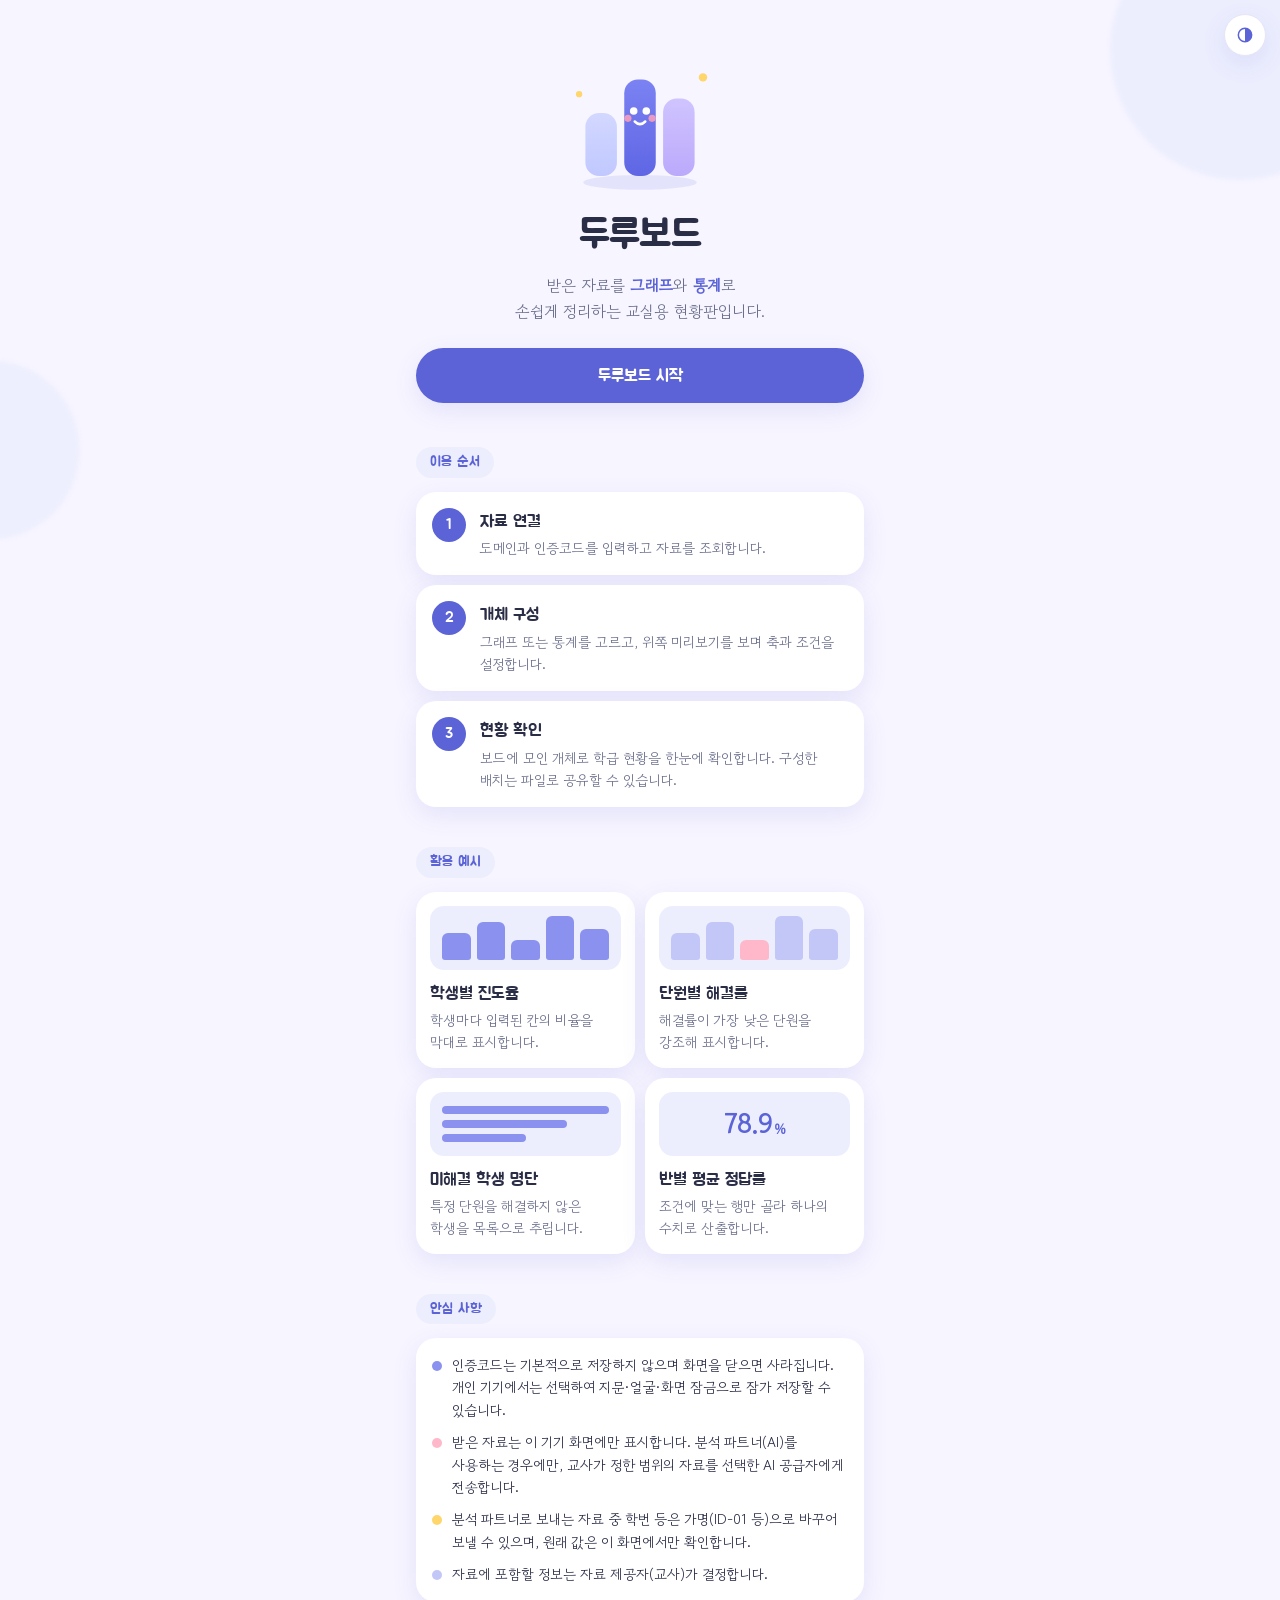
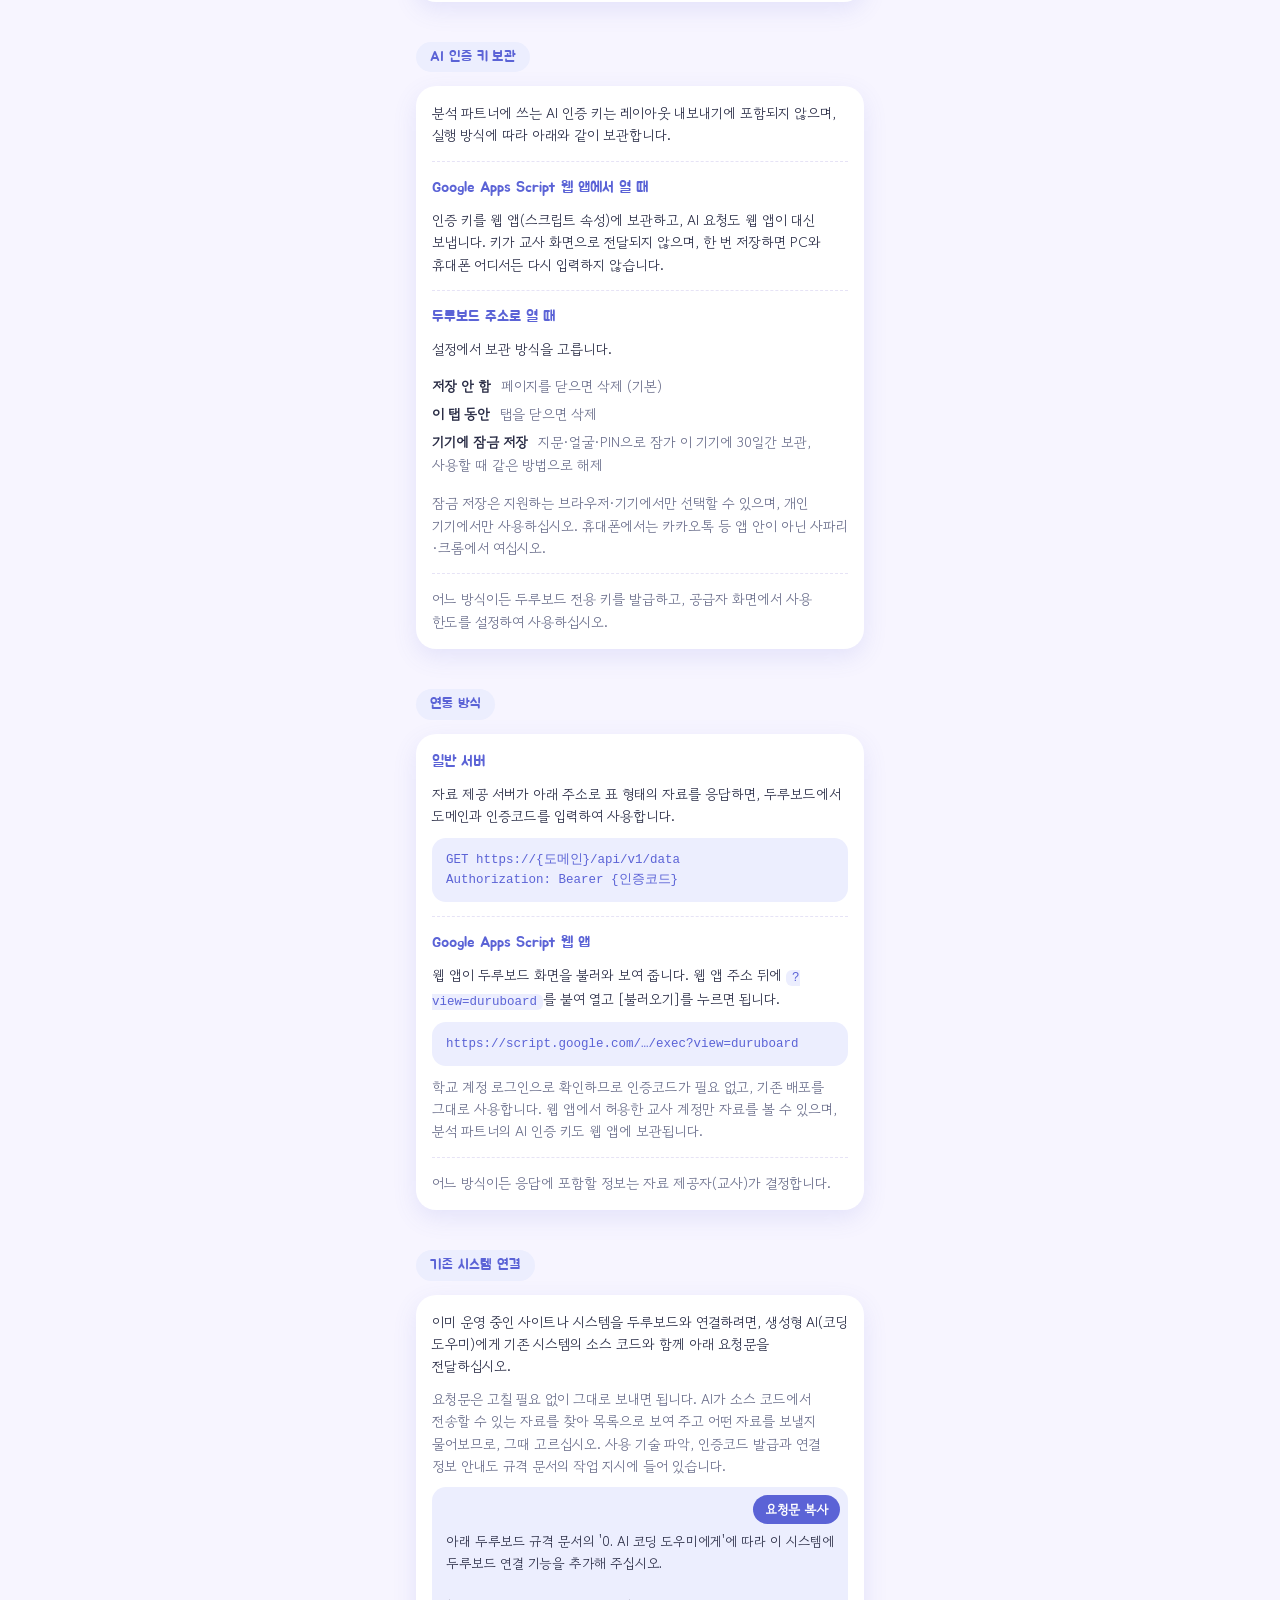
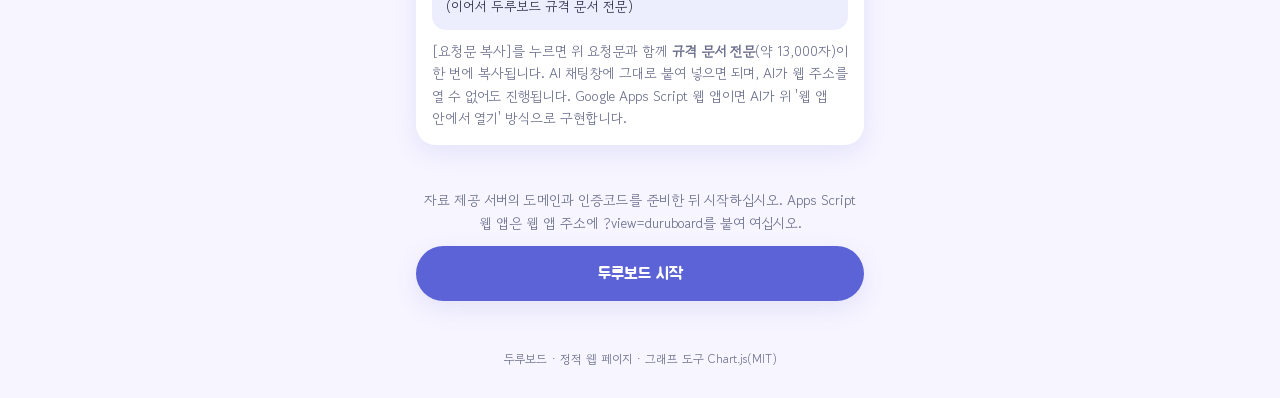
<file: intro.html>
<!doctype html>
<html lang="ko">
<head>
<meta charset="utf-8">
<meta name="viewport" content="width=device-width, initial-scale=1, viewport-fit=cover">
<title>두루보드</title>
<meta name="description" content="받은 자료를 그래프와 통계로 정리하는 교실용 현황판">
<link rel="preconnect" href="https://fonts.googleapis.com">
<link rel="stylesheet" href="https://fonts.googleapis.com/css2?family=Gowun+Dodum&family=Jua&display=swap">
<style>
/* 레이아웃: 휴대전화 폭 한 줄 흐름, 둥근 카드와 막대 캐릭터 */
:root {
  --bg: #f7f5ff;
  --surface: #ffffff;
  --text: #2a2d46;
  --text-2: #6b6f8c;
  --line: #e6e3f6;
  --accent: #5b63d6;
  --accent-2: #8a91ee;
  --accent-3: #c3c7f8;
  --accent-soft: #eceefe;
  --pink: #ffb8c9;
  --yellow: #ffd66b;
  --shadow: 0 8px 24px rgba(91, 99, 214, .12);
  --on-accent: #ffffff;
  --m1a: #d3d8ff; --m1b: #c0c8ff;
  --m2a: #aab2ff; --m2b: #949df8;
  --m3a: #d0c4ff; --m3b: #bba9fb;
  --m-face: #3d2280; --m-shine: rgba(255, 255, 255, .55);
}
@media (prefers-color-scheme: dark) {
  :root:not([data-theme="light"]) {
    --bg: #15172a; --surface: #1e2138; --text: #eceefe; --text-2: #a5a9c9;
    --line: #2f3352; --accent: #959cf3; --accent-2: #7a82e8; --accent-3: #4a51a8;
    --accent-soft: #262a4a; --pink: #e58aa1; --yellow: #e9bf52;
    --shadow: 0 8px 24px rgba(0, 0, 0, .3); --on-accent: #15172a; color-scheme: dark; --m1a: #c4cbff; --m1b: #b0b9fb; --m2a: #a3abff; --m2b: #8f98f7; --m3a: #c8bbff; --m3b: #b3a2f8; --m-face: #3d2280; --m-shine: rgba(255, 255, 255, .35);
  }
}
:root[data-theme="dark"] {
  --bg: #15172a; --surface: #1e2138; --text: #eceefe; --text-2: #a5a9c9;
  --line: #2f3352; --accent: #959cf3; --accent-2: #7a82e8; --accent-3: #4a51a8;
  --accent-soft: #262a4a; --pink: #e58aa1; --yellow: #e9bf52;
  --shadow: 0 8px 24px rgba(0, 0, 0, .3); --on-accent: #15172a; color-scheme: dark; --m1a: #c4cbff; --m1b: #b0b9fb; --m2a: #a3abff; --m2b: #8f98f7; --m3a: #c8bbff; --m3b: #b3a2f8; --m-face: #3d2280; --m-shine: rgba(255, 255, 255, .35);
}

* { box-sizing: border-box; }
html, body { margin: 0; }
body {
  background: var(--bg);
  color: var(--text);
  font-family: "Gowun Dodum", "Pretendard", "Apple SD Gothic Neo", "Malgun Gothic", system-ui, sans-serif;
  font-size: 15px;
  line-height: 1.6;
  word-break: keep-all;
  overflow-x: clip;
  position: relative;
  min-height: 100vh;
}

/* 배경 장식 */
.deco { position: absolute; inset: 0; overflow: hidden; pointer-events: none; z-index: 0; }
.blob { position: absolute; border-radius: 50%; filter: blur(2px); z-index: 0; pointer-events: none; }
.b1 { width: 260px; height: 260px; background: var(--accent-soft); top: -80px; right: -90px; }
.b2 { width: 180px; height: 180px; background: var(--accent-soft); top: 360px; left: -100px; opacity: .8; }

.wrap { position: relative; z-index: 1; max-width: 480px; margin: 0 auto; padding-block: 0 24px; padding-left: max(16px, env(safe-area-inset-left, 0px)); padding-right: max(16px, env(safe-area-inset-right, 0px)); }

/* 첫 화면 */
.hero { text-align: center; padding: 48px 0 24px; }
.mascot { width: 168px; height: auto; display: block; margin: 0 auto 8px; overflow: visible; }
.m-shadow { fill: var(--m2b); opacity: .12; animation: shadow 2.6s ease-in-out infinite; transform-origin: 80px 128px; }
.m-body { animation: bob 2.6s ease-in-out infinite; }
.m-bar1 { fill: url(#g1); }
.m-bar2 { fill: url(#g2); }
.m-bar3 { fill: url(#g3); }
.g1a { stop-color: var(--m1a); } .g1b { stop-color: var(--m1b); }
.g2a { stop-color: var(--m2a); } .g2b { stop-color: var(--m2b); }
.g3a { stop-color: var(--m3a); } .g3b { stop-color: var(--m3b); }
.m-shine { fill: var(--m-shine); }
.m-eye { fill: var(--m-face); }
.m-cheek { fill: #ff9fb7; opacity: .85; }
.m-mouth { fill: none; stroke: var(--m-face); stroke-width: 2.4; stroke-linecap: round; }
.m-spark { fill: var(--yellow); animation: twinkle 1.8s ease-in-out infinite; }
.m-spark.s2 { animation-delay: .9s; }
.m-eye { animation: blink 4.5s infinite; transform-box: fill-box; transform-origin: center; }

@keyframes bob { 0%, 100% { transform: translateY(0); } 50% { transform: translateY(-7px); } }
@keyframes shadow { 0%, 100% { transform: scaleX(1); } 50% { transform: scaleX(.86); } }
@keyframes twinkle { 0%, 100% { opacity: .2; transform: scale(.7); } 50% { opacity: 1; transform: scale(1); } }
@keyframes blink { 0%, 94%, 100% { transform: scaleY(1); } 96% { transform: scaleY(.1); } }

.title { font-family: "Jua", "Gowun Dodum", sans-serif; font-size: 40px; font-weight: 400; letter-spacing: -.02em; margin: 4px 0 6px; }
.lead { color: var(--text-2); font-size: 16px; margin: 0 0 24px; }
.lead b { color: var(--accent); font-weight: 700; }

.cta { display: flex; flex-direction: column; gap: 10px; }
.btn {
  display: block; text-align: center; text-decoration: none;
  font-weight: 700; font-size: 16px; padding: 14px 18px; border-radius: 999px;
  transition: transform .15s ease, box-shadow .15s ease;
}
.btn:active { transform: scale(.97); }
.btn:focus-visible { outline: 3px solid var(--accent-3); outline-offset: 2px; }
.btn.primary { background: var(--accent); color: var(--on-accent); box-shadow: var(--shadow); }
.btn.ghost { background: var(--surface); color: var(--accent); border: 1.5px solid var(--line); }
@media (hover: hover) { .btn:hover { transform: translateY(-2px); } }

/* 구획 */
.block { padding: 20px 0; }
.h2 { margin: 0 0 14px; font-size: 16px; }
.tag {
  font-family: "Jua", "Gowun Dodum", sans-serif; letter-spacing: .02em;
  display: inline-block; background: var(--accent-soft); color: var(--accent);
  padding: 4px 14px; border-radius: 999px; font-weight: 800; font-size: 14px;
}

/* 이용 순서 */
.steps { list-style: none; margin: 0; padding: 0; display: grid; gap: 10px; }
.step {
  display: flex; gap: 14px; align-items: flex-start;
  background: var(--surface); border-radius: 20px; padding: 16px; box-shadow: var(--shadow);
}
.num {
  flex: none; width: 34px; height: 34px; border-radius: 50%;
  background: var(--accent); color: var(--on-accent); font-weight: 800;
  display: grid; place-items: center; font-size: 15px;
}
.step h3, .card h3 { margin: 0 0 2px; font-size: 17px; font-family: "Jua", "Gowun Dodum", sans-serif; font-weight: 400; }
.step p, .card p { margin: 0; font-size: 14px; color: var(--text-2); }

/* 활용 예시 */
.cards { display: grid; grid-template-columns: 1fr 1fr; gap: 10px; }
.card { background: var(--surface); border-radius: 20px; padding: 14px; box-shadow: var(--shadow); }
.mini {
  height: 64px; border-radius: 14px; background: var(--accent-soft);
  margin-bottom: 10px; padding: 10px 12px; display: flex; align-items: flex-end; gap: 6px;
}
.mini.bars i { flex: 1; border-radius: 6px 6px 3px 3px; background: var(--accent-2); }
.mini.bars i:nth-child(1) { height: 60%; }
.mini.bars i:nth-child(2) { height: 85%; }
.mini.bars i:nth-child(3) { height: 45%; }
.mini.bars i:nth-child(4) { height: 100%; }
.mini.bars i:nth-child(5) { height: 70%; }
.mini.bars.low i { background: var(--accent-3); }
.mini.bars.low i:nth-child(3) { background: var(--pink); }
.mini.list { flex-direction: column; align-items: stretch; justify-content: center; gap: 6px; }
.mini.list i { display: block; height: 8px; border-radius: 99px; background: var(--accent-2); }
.mini.list i:nth-child(2) { width: 75%; }
.mini.list i:nth-child(3) { width: 50%; }
.mini.stat { align-items: center; justify-content: center; }
.mini.stat span { font-size: 26px; font-weight: 800; color: var(--accent); }
.mini.stat span::after { content: "%"; font-size: 14px; margin-left: 2px; }

/* 안심 사항 */
.safe {
  list-style: none; margin: 0; padding: 16px; display: grid; gap: 10px;
  background: var(--surface); border-radius: 20px; box-shadow: var(--shadow);
}
.keep-list { list-style: none; margin: 4px 0 6px; padding: 0; display: grid; gap: 6px; }
.safe .keep-list li { display: block; font-size: 14px; color: var(--text-2); }
.keep-list b { color: var(--text); margin-right: 6px; }
.safe li { display: flex; gap: 10px; font-size: 14px; color: var(--text); }
.dot { flex: none; width: 10px; height: 10px; border-radius: 50%; background: var(--accent-2); margin-top: 7px; }
.safe li:nth-child(2) .dot { background: var(--pink); }
.safe li:nth-child(3) .dot { background: var(--yellow); }
.safe li:nth-child(4) .dot { background: var(--accent-3); }

/* 마무리 */
.end { text-align: center; padding: 24px 0 8px; }
.end p { margin: 0 0 12px; color: var(--text-2); font-size: 14px; }
.foot { position: relative; z-index: 1; text-align: center; font-size: 12px; color: var(--text-2); padding: 16px 16px 32px; }

@media (prefers-reduced-motion: reduce) {
  .m-body, .m-shadow, .m-spark, .m-eye { animation: none; }
}

.api p { margin: 0; font-size: 14px; }
.api .sub { color: var(--text-2); }
.code { margin: 0; padding: 12px 14px; border-radius: 14px; background: var(--accent-soft); color: var(--accent);
  font-family: ui-monospace, Consolas, monospace; font-size: 12.5px; overflow-x: auto; white-space: pre; }
.foot { padding-left: max(16px, env(safe-area-inset-left, 0px)); padding-right: max(16px, env(safe-area-inset-right, 0px)); }
.btn, .tag, .num { font-family: "Jua", "Gowun Dodum", sans-serif; font-weight: 400; }
.btn { font-size: 17px; }


/* 화면 밝기: 자동 → 밝게 → 어둡게 */
.theme-btn {
  position: fixed; z-index: 5; top: calc(env(safe-area-inset-top, 0px) + 14px); right: max(14px, calc(env(safe-area-inset-right, 0px) + 14px));
  width: 42px; height: 42px; border-radius: 50%; display: grid; place-items: center; cursor: pointer;
  background: var(--surface); color: var(--accent); border: 1px solid var(--line); box-shadow: var(--shadow);
}
.theme-btn svg { width: 20px; height: 20px; fill: none; stroke: currentColor; stroke-width: 1.8; stroke-linecap: round; stroke-linejoin: round; display: none; }
.theme-btn svg .fill { fill: currentColor; stroke: none; }
.theme-btn[data-mode="auto"] .t-auto, .theme-btn[data-mode="light"] .t-light, .theme-btn[data-mode="dark"] .t-dark { display: block; }
.theme-btn:focus-visible { outline: 3px solid var(--accent-3); outline-offset: 2px; }

/* 기존 시스템 연결: 요청문 */
.att { margin: 2px 0 0; padding-left: 18px; font-size: 13.5px; color: var(--text); display: grid; gap: 2px; }
.api a { color: var(--accent); font-weight: 700; }
.att b { color: var(--accent); font-weight: 700; margin-right: 6px; }
.prompt-box { position: relative; }
.code.prompt { font-family: "Gowun Dodum", system-ui, sans-serif; font-size: 13.5px; white-space: pre-wrap; word-break: keep-all; overflow-wrap: anywhere; max-height: none; overflow-y: auto; padding-top: 44px; color: var(--text); line-height: 1.6; }
.copy-btn {
  position: absolute; top: 8px; right: 8px; z-index: 1; border: 0; cursor: pointer;
  font: 700 13px/1 "Gowun Dodum", sans-serif; padding: 8px 12px; border-radius: 999px;
  background: var(--accent); color: var(--on-accent);
}
.copy-btn.done { background: #2f9e6a; }
.copy-btn:focus-visible { outline: 3px solid var(--accent-3); outline-offset: 2px; }

/* 마스코트: 흰 얼굴 (가운데 막대를 조금 진하게 하여 대비 확보) */
:root, :root[data-theme="dark"] { --m2a: #7b82f2; --m2b: #5f66e4; --m-face: #ffffff; }
@media (prefers-color-scheme: dark) { :root:not([data-theme="light"]) { --m2a: #7b82f2; --m2b: #5f66e4; --m-face: #ffffff; } }

.api-h { display: block; font-size: 14.5px; color: var(--accent); font-family: "Jua", "Gowun Dodum", sans-serif; font-weight: 400; }
.api-sep { border: 0; border-top: 1px dashed var(--line); margin: 4px 0; width: 100%; }
.code.inl, .inl { font-family: ui-monospace, Consolas, monospace; font-size: 12.5px; background: var(--accent-soft); color: var(--accent); padding: 1px 6px; border-radius: 6px; }
</style>
</head>
<body>
<div class="deco" aria-hidden="true"><div class="blob b1"></div><div class="blob b2"></div></div>

  <button type="button" id="theme-btn" class="theme-btn" data-mode="auto" aria-label="화면 밝기: 자동 (누르면 변경)" title="화면 밝기: 자동">
    <svg class="t-auto" viewBox="0 0 24 24" aria-hidden="true"><circle cx="12" cy="12" r="8"/><path d="M12 4a8 8 0 0 1 0 16z" class="fill"/></svg>
    <svg class="t-light" viewBox="0 0 24 24" aria-hidden="true"><circle cx="12" cy="12" r="4"/><path d="M12 2.5v2M12 19.5v2M2.5 12h2M19.5 12h2M5.3 5.3l1.4 1.4M17.3 17.3l1.4 1.4M5.3 18.7l1.4-1.4M17.3 6.7l1.4-1.4"/></svg>
    <svg class="t-dark" viewBox="0 0 24 24" aria-hidden="true"><path d="M20 14.5A8 8 0 0 1 9.5 4a8 8 0 1 0 10.5 10.5z"/></svg>
  </button>
  <main class="wrap">
    <!-- 첫 화면 -->
    <section class="hero">
      <svg class="mascot" viewBox="0 0 160 140" aria-hidden="true">
        <defs>
          <linearGradient id="g1" x1="0" y1="0" x2="0" y2="1"><stop class="g1a" offset="0"></stop><stop class="g1b" offset="1"></stop></linearGradient>
          <linearGradient id="g2" x1="0" y1="0" x2="0" y2="1"><stop class="g2a" offset="0"></stop><stop class="g2b" offset="1"></stop></linearGradient>
          <linearGradient id="g3" x1="0" y1="0" x2="0" y2="1"><stop class="g3a" offset="0"></stop><stop class="g3b" offset="1"></stop></linearGradient>
        </defs>
        <ellipse class="m-shadow" cx="80" cy="128" rx="54" ry="7"></ellipse>
        <g class="m-body">
          <rect class="m-bar m-bar1" x="28" y="62" width="30" height="60" rx="13"></rect>
          <rect class="m-bar m-bar2" x="65" y="30" width="30" height="92" rx="13"></rect>
          <rect class="m-bar m-bar3" x="102" y="48" width="30" height="74" rx="13"></rect>
          <circle class="m-eye" cx="74" cy="60" r="3.6"></circle>
          <circle class="m-eye" cx="86" cy="60" r="3.6"></circle>
          <circle class="m-cheek" cx="68.5" cy="67" r="3.4"></circle>
          <circle class="m-cheek" cx="91.5" cy="67" r="3.4"></circle>
          <path class="m-mouth" d="M75 70 q5 5 10 0"></path>
          <circle class="m-spark" cx="140" cy="28" r="4"></circle>
          <circle class="m-spark s2" cx="22" cy="44" r="3"></circle>
        </g>
      </svg>

      <h1 class="title">두루보드</h1>
      <p class="lead">받은 자료를 <b>그래프</b>와 <b>통계</b>로<br>손쉽게 정리하는 교실용 현황판입니다.</p>

      <div class="cta">
        <a class="btn primary" href="index.html">두루보드 시작</a>
      </div>
    </section>

    <!-- 이용 순서 -->
    <section class="block">
      <h2 class="h2"><span class="tag">이용 순서</span></h2>
      <ol class="steps">
        <li class="step">
          <span class="num">1</span>
          <div>
            <h3>자료 연결</h3>
            <p>도메인과 인증코드를 입력하고 자료를 조회합니다.</p>
          </div>
        </li>
        <li class="step">
          <span class="num">2</span>
          <div>
            <h3>개체 구성</h3>
            <p>그래프 또는 통계를 고르고, 위쪽 미리보기를 보며 축과 조건을 설정합니다.</p>
          </div>
        </li>
        <li class="step">
          <span class="num">3</span>
          <div>
            <h3>현황 확인</h3>
            <p>보드에 모인 개체로 학급 현황을 한눈에 확인합니다. 구성한 배치는 파일로 공유할 수 있습니다.</p>
          </div>
        </li>
      </ol>
    </section>

    <!-- 활용 예시 -->
    <section class="block">
      <h2 class="h2"><span class="tag">활용 예시</span></h2>
      <div class="cards">
        <article class="card">
          <div class="mini bars" aria-hidden="true"><i></i><i></i><i></i><i></i><i></i></div>
          <h3>학생별 진도율</h3>
          <p>학생마다 입력된 칸의 비율을 막대로 표시합니다.</p>
        </article>
        <article class="card">
          <div class="mini bars low" aria-hidden="true"><i></i><i></i><i></i><i></i><i></i></div>
          <h3>단원별 해결률</h3>
          <p>해결률이 가장 낮은 단원을 강조해 표시합니다.</p>
        </article>
        <article class="card">
          <div class="mini list" aria-hidden="true"><i></i><i></i><i></i></div>
          <h3>미해결 학생 명단</h3>
          <p>특정 단원을 해결하지 않은 학생을 목록으로 추립니다.</p>
        </article>
        <article class="card">
          <div class="mini stat" aria-hidden="true"><span>78.9</span></div>
          <h3>반별 평균 정답률</h3>
          <p>조건에 맞는 행만 골라 하나의 수치로 산출합니다.</p>
        </article>
      </div>
    </section>

    <!-- 안심 사항 -->
    <section class="block">
      <h2 class="h2"><span class="tag">안심 사항</span></h2>
      <ul class="safe">
        <li><span class="dot" aria-hidden="true"></span>인증코드는 기본적으로 저장하지 않으며 화면을 닫으면 사라집니다. 개인 기기에서는 선택하여 지문·얼굴·화면 잠금으로 잠가 저장할 수 있습니다.</li>
        <li><span class="dot" aria-hidden="true"></span>받은 자료는 이 기기 화면에만 표시합니다. 분석 파트너(AI)를 사용하는 경우에만, 교사가 정한 범위의 자료를 선택한 AI 공급자에게 전송합니다.</li>
        <li><span class="dot" aria-hidden="true"></span>분석 파트너로 보내는 자료 중 학번 등은 가명(ID-01 등)으로 바꾸어 보낼 수 있으며, 원래 값은 이 화면에서만 확인합니다.</li>
        <li><span class="dot" aria-hidden="true"></span>자료에 포함할 정보는 자료 제공자(교사)가 결정합니다.</li>
      </ul>
    </section>

    <!-- 분석 파트너 인증 키 -->
    <section class="block">
      <h2 class="h2"><span class="tag">AI 인증 키 보관</span></h2>
      <div class="safe api">
        <p>분석 파트너에 쓰는 AI 인증 키는 레이아웃 내보내기에 포함되지 않으며, 실행 방식에 따라 아래와 같이 보관합니다.</p>
        <hr class="api-sep">
        <b class="api-h">Google Apps Script 웹 앱에서 열 때</b>
        <p>인증 키를 웹 앱(스크립트 속성)에 보관하고, AI 요청도 웹 앱이 대신 보냅니다. 키가 교사 화면으로 전달되지 않으며, 한 번 저장하면 PC와 휴대폰 어디서든 다시 입력하지 않습니다.</p>
        <hr class="api-sep">
        <b class="api-h">두루보드 주소로 열 때</b>
        <p>설정에서 보관 방식을 고릅니다.</p>
        <ul class="keep-list">
          <li><b>저장 안 함</b> 페이지를 닫으면 삭제 (기본)</li>
          <li><b>이 탭 동안</b> 탭을 닫으면 삭제</li>
          <li><b>기기에 잠금 저장</b> 지문·얼굴·PIN으로 잠가 이 기기에 30일간 보관, 사용할 때 같은 방법으로 해제</li>
        </ul>
        <p class="sub">잠금 저장은 지원하는 브라우저·기기에서만 선택할 수 있으며, 개인 기기에서만 사용하십시오. 휴대폰에서는 카카오톡 등 앱 안이 아닌 사파리·크롬에서 여십시오.</p>
        <hr class="api-sep">
        <p class="sub">어느 방식이든 두루보드 전용 키를 발급하고, 공급자 화면에서 사용 한도를 설정하여 사용하십시오.</p>
      </div>
    </section>

    <!-- 연동 방식 -->
    <section class="block">
      <h2 class="h2"><span class="tag">연동 방식</span></h2>
      <div class="safe api">
        <b class="api-h">일반 서버</b>
        <p>자료 제공 서버가 아래 주소로 표 형태의 자료를 응답하면, 두루보드에서 도메인과 인증코드를 입력하여 사용합니다.</p>
        <pre class="code">GET https://{도메인}/api/v1/data
Authorization: Bearer {인증코드}</pre>
        <hr class="api-sep">
        <b class="api-h">Google Apps Script 웹 앱</b>
        <p>웹 앱이 두루보드 화면을 불러와 보여 줍니다. 웹 앱 주소 뒤에 <code class="inl">?view=duruboard</code>를 붙여 열고 [불러오기]를 누르면 됩니다.</p>
        <pre class="code">https://script.google.com/…/exec?view=duruboard</pre>
        <p class="sub">학교 계정 로그인으로 확인하므로 인증코드가 필요 없고, 기존 배포를 그대로 사용합니다. 웹 앱에서 허용한 교사 계정만 자료를 볼 수 있으며, 분석 파트너의 AI 인증 키도 웹 앱에 보관됩니다.</p>
        <hr class="api-sep">
        <p class="sub">어느 방식이든 응답에 포함할 정보는 자료 제공자(교사)가 결정합니다.</p>
      </div>
    </section>

    <!-- 기존 시스템 연결 -->
    <section class="block">
      <h2 class="h2"><span class="tag">기존 시스템 연결</span></h2>
      <div class="safe api">
        <p>이미 운영 중인 사이트나 시스템을 두루보드와 연결하려면, 생성형 AI(코딩 도우미)에게 기존 시스템의 소스 코드와 함께 아래 요청문을 전달하십시오.</p>
        <p class="sub">요청문은 고칠 필요 없이 그대로 보내면 됩니다. AI가 소스 코드에서 전송할 수 있는 자료를 찾아 목록으로 보여 주고 어떤 자료를 보낼지 물어보므로, 그때 고르십시오. 사용 기술 파악, 인증코드 발급과 연결 정보 안내도 규격 문서의 작업 지시에 들어 있습니다.</p>
        <div class="prompt-box">
          <button type="button" class="copy-btn" id="copy-prompt">요청문 복사</button>
          <pre class="code prompt" id="prompt-text">아래 두루보드 규격 문서의 &#x27;0. AI 코딩 도우미에게&#x27;에 따라 이 시스템에 두루보드 연결 기능을 추가해 주십시오.

(이어서 두루보드 규격 문서 전문)</pre>
        </div>
        <p class="sub">[요청문 복사]를 누르면 위 요청문과 함께 <b>규격 문서 전문</b>(약 <span id="spec-len">13,000</span>자)이 한 번에 복사됩니다. AI 채팅창에 그대로 붙여 넣으면 되며, AI가 웹 주소를 열 수 없어도 진행됩니다. Google Apps Script 웹 앱이면 AI가 위 '웹 앱 안에서 열기' 방식으로 구현합니다.</p>
        <script type="text/plain" id="spec-md">
# 두루보드 자료 제공 규격 (v1, 초안)

두루보드와 연동하려는 서버가 지켜야 할 약속입니다.

## 0. AI 코딩 도우미에게 (작업 지시)

이 문서를 받은 AI 코딩 도우미는 함께 받은 시스템에 '두루보드 자료 제공 기능'을 아래 순서로 추가하십시오. 기존 기능과 화면은 변경하지 마십시오.

**먼저 확인할 것**

- 소스 코드를 보고 사용 기술(언어·프레임워크·자료 저장 방식)을 파악하여 그 방식에 맞게 구현하십시오.
- **구현을 시작하기 전에 반드시 교사에게 어떤 자료를 전송할지 물으십시오.** 답을 받기 전에는 코드를 변경하지 마십시오.
  - 소스 코드에서 전송할 수 있는 자료의 후보(예: 활동지 1~6 제출 여부, 형성평가 점수)를 찾아 목록으로 보여 주고, 교사가 고르게 하십시오.
  - 행을 구분하는 값(예: 학번)도 후보를 제시하여 확인받으십시오. 이 값을 식별 열(`role: "id"`)로 지정하고, 한 행이 그 값 하나(예: 학생 한 명)에 대응하도록 구성합니다.
  - 이름·연락처 등 개인정보는 기본으로 제외하고, 포함할지 교사에게 확인받으십시오.
  - 교사가 요청문에 전송할 자료를 이미 적었더라도, 위 목록으로 한 번 더 확인받으십시오.

**구현할 내용**

1. 요청 받기: 일반 서버는 1장(`GET /api/v1/data`, `Authorization: Bearer` 인증, CORS)을 따릅니다. **Google Apps Script 웹 앱은 3장의 '가. 웹 앱 안에서 열기'를 사용합니다**(인증코드 불필요, 기존 배포 그대로). 이 방식을 쓸 수 없는 경우에만 '나. 인증코드 방식'을 사용합니다.
2. 인증코드(1장·3장 나 방식): 관리자가 발급·폐기할 수 있게 하고, 원문은 저장하지 않고 해시로만 보관합니다. 인증코드마다 응답할 표(범위)를 정할 수 있게 합니다.
3. 응답: 2장 형식(`meta`·`columns`·`rows`)을 따릅니다. 요청 한 번에 표 하나, 값은 숫자·문자·true/false·null만 사용합니다. 제출 여부는 1/0, 점수는 숫자, 미제출·미응시는 null로 표현합니다.
4. 제한과 오류: 응답 20MB·50,000행 이하, 요청이 너무 많으면 429. 오류 응답에 개인정보나 내부 정보를 넣지 않습니다.
5. 분석 파트너 인증 키(Apps Script 가 방식): 3장의 '다. 분석 파트너 인증 키 중계' 함수 세 개(`duruboardAiStatus`·`duruboardAiSetKey`·`duruboardAi`)도 같은 `.gs` 파일에 넣습니다. 교사에게 따로 묻지 않고 기본으로 넣습니다.
6. 연결 안내: 인증코드를 발급하면 4장의 '두루보드 연결 정보'를 한 번 표시합니다. '웹 앱 안에서 열기'는 인증코드가 없으므로, 두루보드를 여는 주소(예: `…/exec?view=duruboard`)와 볼 수 있는 계정 목록을 교사에게 알려 줍니다.

**Apps Script로 구현할 때 코드 제공 방식**

- 두루보드 관련 코드는 **`.gs` 파일 하나**(예: `Duruboard.gs`)에 모두 넣으십시오. 여러 파일로 나누지 않습니다.
- 그 파일의 **전체 코드를 생략 없이** 제공하여, 교사가 [+] → [스크립트]로 새 파일을 만든 뒤 그대로 붙여 넣으면 되게 하십시오.
- 기존 파일의 수정은 최소한으로 하고, 필요한 경우(예: 기존 `doGet`에 두루보드 분기 한 줄 추가) **어느 파일의 어느 함수, 어디에 넣는지**와 넣을 코드를 정확히 적으십시오. `doGet`은 프로젝트에 하나만 있어야 하므로, 기존 `doGet`이 있으면 새 파일에 `doGet`을 만들지 마십시오.
- 기존 `doGet`이 없는 새 프로젝트이면 `doGet`까지 그 한 파일에 넣으십시오.

**완료 후 교사에게 알려 줄 것**

- 변경·추가한 파일 목록
- 시험 방법(일반 서버는 curl 명령)과 실제 응답 예시
- **두루보드 사용 순서**: 교사가 그대로 따라 할 수 있도록 1, 2, 3… 번호를 붙인 단계로 안내하십시오. 각 단계에는 누를 메뉴·버튼 이름과 입력할 값을 이 시스템에 맞는 실제 값(주소, 계정, 함수 이름 등)으로 적고, 전문 용어는 풀어 쓰십시오. 구현한 방식에 맞추어 아래 틀을 따르십시오.

  Apps Script 웹 앱 — 가. 웹 앱 안에서 열기
  1. Apps Script 편집기에서 `DURU_ALLOWED`에 두루보드를 볼 교사 계정이 들어 있는지 확인합니다.
  2. [배포] → [배포 관리] → 기존 웹 앱 배포의 연필 아이콘 → 버전 '새 버전' → [배포]를 누릅니다. (코드를 고친 뒤에는 새 버전으로 배포해야 반영됩니다. 웹 앱 주소는 바뀌지 않습니다.)
  3. 허용한 교사 계정으로 로그인한 브라우저에서 `(실제 웹 앱 주소)?view=duruboard`를 엽니다.
  4. 두루보드 화면에서 [불러오기]를 누릅니다.
  5. 오른쪽 아래 [개체]로 그래프·표·통계를 추가하고, 레이아웃 설정에서 레이아웃을 저장하거나 내보냅니다.
  6. 자주 쓰면 3번 주소를 브라우저 즐겨찾기에 추가합니다.
  7. (분석 파트너를 쓸 경우) 오른쪽 위 레이아웃 설정 › 분석 파트너에서 공급자를 고르고 인증 키를 입력한 뒤 [저장]을 누릅니다. 키는 웹 앱(스크립트 속성)에 보관되어 다음부터 어느 기기에서나 다시 입력하지 않습니다.

  일반 서버(1장) 또는 Apps Script 나. 인증코드 방식
  1. 변경한 코드를 서버에 반영(배포)합니다. (반영 방법을 이 시스템 기준으로 구체적으로 적습니다.)
  2. 인증코드를 발급합니다. (실행할 명령 또는 함수와 누를 메뉴를 적습니다.) 화면에 나온 '두루보드 연결 정보'를 따로 기록합니다. 인증코드는 이때 한 번만 보입니다.
  3. 두루보드(`https://duruboard.github.io/`)를 엽니다.
  4. '도메인 또는 웹 앱 주소' 칸과 '인증코드' 칸에 2번에서 기록한 값을 입력하고 [조회]를 누릅니다.
  5. 오른쪽 아래 [개체]로 그래프·표·통계를 추가하고, 레이아웃 설정에서 레이아웃을 저장하거나 내보냅니다.
  6. 인증코드가 유출되었거나 더 이상 쓰지 않으면 폐기합니다. (폐기 방법을 적습니다.)

  마지막에 '문제가 생기면' 항목으로, 자주 나는 오류(권한 없음, 자료가 비어 있음, 연결 실패)와 확인할 점을 짧게 덧붙이십시오.

## 1. 요청

```
GET https://{도메인}/api/v1/data
Authorization: Bearer {인증코드}
Accept: application/json
```

- HTTPS만 허용합니다.
- 조회 전용(GET)입니다.
- 인증코드는 URL에 넣지 않고 `Authorization` 헤더로만 받습니다.
- 인증코드가 없거나 틀리면 401, 권한이 없으면 403, 경로가 없으면 404, 요청이 너무 많으면 429로 응답합니다.
- CORS: 두루보드는 브라우저에서 직접 요청하므로 다음 머리글로 응답합니다. 쿠키를 쓰지 않고 Bearer 인증만 사용하므로 모든 출처를 허용해도 됩니다.
  - `Access-Control-Allow-Origin: *`
  - `Access-Control-Allow-Headers: Authorization, Accept`
  - `Access-Control-Allow-Methods: GET, OPTIONS` (OPTIONS 사전 요청에는 204로 응답)
- 응답 머리글: `Content-Type: application/json; charset=utf-8`
- **요청 한 번에 표 하나**를 응답합니다. 여러 표를 보여 주려면 서버가 다음 중 하나를 택합니다.
  - 행 단위가 같으면(예: 학생 한 명당 한 행) 열을 붙여 **하나의 표로 병합**합니다.
  - 행 단위가 다르면 **표마다 다른 인증코드**를 발급하고, 인증코드에 따라 해당 표를 응답합니다.

## 2. 응답

```json
{
  "meta": {
    "id": "progress",
    "title": "단원별 진도 현황",
    "source": "시험 서버",
    "updatedAt": "2026-10-18T09:00:00+09:00"
  },
  "columns": [
    { "key": "id", "label": "번호", "type": "string", "role": "id" }
  ],
  "rows": [
    { "id": "S01", "1단원": "완료", "2단원": null },
    { "id": "S02", "1단원": "완료", "2단원": "완료" }
  ]
}
```

### 수록 정보

이 규격은 자료의 형식만 정하며, 특정 정보(이름·학번 등)를 요구하지 않습니다. 응답에 포함할 정보는 자료 제공자(교사)가 결정합니다. 위 예시의 값은 모두 가상의 값입니다.

| 항목 | 필수 | 설명 |
|---|---|---|
| `rows` | 필수 | 행 객체의 배열. 키는 모든 행에서 모아 사용합니다. |
| `columns` | 선택 | 열별 표시 이름(`label`), 자료형(`type`: `number` 수치 / `string` 문자 / `boolean` 논리 / `mixed` 혼합), 식별 열 여부(`role`: `"id"`) |
| `meta` | 선택 | `id`(표 구분 이름), `title`(제목), `source`(출처), `updatedAt`(기준 시각) |

레이아웃(그래프·표·통계 구성)은 응답에 넣지 않습니다. 교사가 두루보드에서 직접 구성하며, 구성은 교사의 브라우저에 저장되고 [레이아웃 내보내기]·[레이아웃 불러오기]로 다른 교사와 나눌 수 있습니다. 응답에 `layout`이 있어도 두루보드는 사용하지 않습니다.


## 3. Apps Script 연결 방식 (Google Apps Script 웹 앱)

Google Apps Script 웹 앱은 요청 머리글(`Authorization`)을 읽을 수 없고, 상태 코드와 사전 요청(OPTIONS)을 직접 정할 수 없습니다. 그래서 아래 두 방식 중 하나를 사용합니다. **가 방식을 권장합니다.**

| | 가. 웹 앱 안에서 열기 (권장) | 나. 인증코드 방식 |
|---|---|---|
| 배포 | 기존 배포 그대로 (학교 도메인 가능) | 두루보드용 '모든 사용자' 배포 추가 |
| 확인 방법 | 학교 계정 로그인 + 허용 계정 목록 | 인증코드 |
| 교사가 여는 주소 | 웹 앱 주소 + `?view=duruboard` | 두루보드 주소에 웹 앱 주소·인증코드 입력 |

### 가. 웹 앱 안에서 열기 (권장)

웹 앱이 GitHub에 게시된 두루보드 화면을 불러와 자기 화면으로 보여 줍니다. 두루보드는 이 경우를 스스로 알아채고(`google.script.run` 존재), 주소·인증코드 입력 없이 [불러오기]를 누르면 웹 앱의 `duruboardData()` 함수를 호출하여 자료를 받습니다. 다른 사이트로 요청하지 않으므로 학교 계정 로그인이 그대로 적용됩니다.

- 두루보드 게시 주소: `https://duruboard.github.io/` (`index.html`, `app.js`, `style.css`, `vendor/chart.umd.js`)
- 웹 앱이 제공할 것
  1. `doGet`: `view=duruboard`이면 허용 계정인지 확인한 뒤 두루보드 화면을 응답합니다. 그 밖의 요청은 기존 화면을 그대로 응답합니다.
  - 위 코드는 `.gs` 파일 하나(예: `Duruboard.gs`)에 모두 넣습니다(0장 '코드 제공 방식' 참고).
  2. `duruboardData()`: 허용 계정인지 다시 확인한 뒤 2장 형식의 자료를 **JSON 문자열**로 돌려줍니다. 오류는 예외(`throw new Error('…')`)로 알립니다.
- 허용 계정: 자료를 볼 교사 계정을 목록으로 정합니다(학생 계정은 자료를 받을 수 없어야 합니다). `Session.getActiveUser().getEmail()`로 확인합니다.
- 배포는 바꾸지 않습니다. 실행 계정 '나', 액세스는 기존대로(예: 학교 도메인) 둡니다.

```javascript
const DURU_BASE = 'https://duruboard.github.io/';
const DURU_ALLOWED = ['teacher@school.kr'];   // 두루보드를 볼 수 있는 계정

function doGet(e) {
  if (e && e.parameter && e.parameter.view === 'duruboard') return duruboardPage();
  return 기존화면(e);                            // 기존 doGet 내용
}

function duruboardPage() {
  if (!duruAllowed()) return HtmlService.createHtmlOutput('두루보드를 볼 권한이 없습니다. 허용된 교사 계정으로 접속하십시오.');
  let html = UrlFetchApp.fetch(DURU_BASE + 'index.html').getContentText('UTF-8');
  html = html
    .replace(/<meta http-equiv="Content-Security-Policy"[^>]*>/i, '')      // 웹 앱 화면 안에서 실행되도록 제거
    .replace(/(src|href)="(?!https?:|data:|#)([^"]+)"/g, (m, a, p) => a + '="' + DURU_BASE + p + '"');
  return HtmlService.createHtmlOutput(html)
    .setTitle('두루보드')
    .addMetaTag('viewport', 'width=device-width, initial-scale=1');
}

function duruboardData() {
  if (!duruAllowed()) throw new Error('두루보드를 볼 권한이 없습니다.');
  return JSON.stringify({
    meta: { id: 'progress', title: '활동지 제출 현황', updatedAt: new Date().toISOString() },
    columns: [ /* 2장 형식 */ ],
    rows: getRows()                                // 교사가 고른 자료만
  });
}

function duruAllowed() {
  return DURU_ALLOWED.indexOf(Session.getActiveUser().getEmail()) >= 0;
}
```

- 교사는 웹 앱 주소 뒤에 `?view=duruboard`를 붙여 열면 됩니다(예: `https://script.google.com/a/macros/school.kr/s/…/exec?view=duruboard`). 구현이 끝나면 이 주소와 허용 계정 목록을 교사에게 알려 줍니다.
- 개인 Gmail 계정 등에서 `Session.getActiveUser().getEmail()`이 비어 있으면 권한 확인을 할 수 없으므로, 그 경우 교사에게 알리고 나 방식을 사용합니다.
- 레이아웃 파일 내려받기 등 일부 기능은 웹 앱 화면의 보안 제한으로 동작하지 않을 수 있습니다.

### 나. 인증코드 방식

가 방식을 쓸 수 없을 때(예: 웹 앱에서 접속 계정을 확인할 수 없는 경우) 사용합니다. 교사가 두루보드 주소 칸에 웹 앱 주소(`…/exec`)를 입력하면 두루보드가 이 방식으로 요청합니다. 응답 자료의 형식(2장)은 같습니다.

#### 요청

```
POST https://script.google.com/macros/s/{배포 ID}/exec
Content-Type: text/plain;charset=utf-8

{"code":"{인증코드}","api":"duruboard/v1"}
```

- 교사는 두루보드의 주소 칸에 **웹 앱 주소 전체**(`…/exec`)를 입력합니다. 주소 뒤에 다른 경로를 붙이지 않습니다.
- 인증코드는 주소(쿼리)가 아니라 **요청 본문**으로 보냅니다.
- `Content-Type: text/plain`이므로 사전 요청(OPTIONS)이 발생하지 않습니다.
- Apps Script는 응답을 `script.googleusercontent.com`을 거쳐 전달합니다. 두루보드는 이 주소로의 전달만 허용합니다.

#### 응답

- 정상: 2장과 같은 `{ "meta": …, "columns": …, "rows": … }`
- 오류: 상태 코드 대신 본문에 표시합니다.

```json
{ "error": { "status": 401, "message": "인증코드가 유효하지 않습니다." } }
```

| status | 의미 |
|---|---|
| 401 | 인증코드가 없거나 틀림 |
| 403 | 권한 없음 |
| 429 | 요청이 너무 많음 |
| 500 | 서버 오류 |

#### 구현 예시 (Apps Script)

```javascript
function doPost(e) {
  let body = {};
  try { body = JSON.parse(e.postData.contents); } catch (err) {}
  if (!isValidCode(body.code)) return json({ error: { status: 401, message: '인증코드가 유효하지 않습니다.' } });
  return json({ meta: { id: 'progress', title: '활동지 제출 현황' }, columns: [ /* … */ ], rows: getRows() });
}
function doGet() { return json({ error: { status: 405, message: '두루보드에서 POST로 요청하십시오.' } }); }
function json(obj) {
  return ContentService.createTextOutput(JSON.stringify(obj)).setMimeType(ContentService.MimeType.JSON);
}
```

- 인증코드는 스크립트 속성(`PropertiesService`)에 해시(`Utilities.computeDigest`)로 저장합니다. 발급 시 연결 안내는 4장을 따릅니다.
- 배포: [배포] → [새 배포] → 유형 '웹 앱', 실행 계정 '나', 액세스 권한 '모든 사용자'. 인증코드가 없으면 자료를 응답하지 않으므로 자료는 보호됩니다.
- 학교(Google Workspace) 계정에서 '모든 사용자' 배포가 막혀 있으면 두루보드에서 연결할 수 없습니다. 이 경우 관리자에게 문의하십시오.

#### 기존 Apps Script 프로젝트에 추가하는 경우

학생용 웹 앱처럼 이미 학교 도메인으로 배포된 프로젝트에 추가할 때는, 교사의 수고를 줄이기 위해 **같은 프로젝트에 배포를 하나 더 만드는 방식**을 사용합니다.

- 기존 배포(학교 도메인)는 변경하지 않습니다. 두루보드용으로 새 배포(액세스 '모든 사용자')를 하나 추가합니다.
- 두 배포는 같은 코드를 쓰므로, 두루보드용 주소로 기존 화면이 열리지 않게 막습니다.
  - `doGet` 첫머리에서 `Session.getActiveUser().getEmail()`이 비어 있거나 학교 도메인이 아니면 기존 화면 대신 "학교 계정으로 접속하십시오" 안내만 응답합니다.
  - 기존 `doPost`가 있으면, 본문의 `api`가 `"duruboard/v1"`일 때만 두루보드 응답으로 보내고 나머지는 기존 처리를 그대로 따릅니다. 기존 처리에도 위와 같은 학교 계정 확인을 넣습니다.
- 인증코드가 틀린 요청이 짧은 시간에 반복되면(예: 10분에 10회) `CacheService`로 기록하여 잠시 `{"error":{"status":429}}`로 거부합니다.
- 교사가 할 일은 [배포] → [새 배포] → 웹 앱, 액세스 '모든 사용자'로 배포하고, 발급 함수를 한 번 실행하는 것뿐이 되도록 구현합니다.

### 다. 분석 파트너 인증 키 중계 (가 방식에서 사용)

가 방식에서는 분석 파트너의 AI 인증 키를 웹 앱의 **스크립트 속성**에 보관하고, AI 요청도 웹 앱이 대신 보냅니다. 키는 교사 화면(브라우저)으로 전달되지 않으며, 볼 수 있는 사람은 스크립트 편집 권한자뿐입니다. 두루보드는 아래 함수가 있으면 스스로 이 방식을 사용하고, 없으면 화면에서 키를 입력하는 방식으로 동작합니다.

- `duruboardAiStatus()`: 공급자별 키 저장 여부만 돌려줍니다(키 값은 돌려주지 않음).
- `duruboardAiSetKey(provider, key)`: 키를 저장합니다. 빈 값이면 삭제합니다.
- `duruboardAi(req)`: 두루보드가 만든 요청(`provider`·`url`·`method`·`body`)에 저장된 키를 붙여 공급자에 보내고 `{ status, body }`를 돌려줍니다. **요청 주소는 아래 4개 공급자 주소로 시작하는 경우에만** 보냅니다.
- 세 함수 모두 허용 계정인지 먼저 확인합니다(가 방식의 `duruAllowed()` 사용).

```javascript
const DURU_AI = {
  openai:    { base: 'https://api.openai.com/v1/',                       head: (k) => ({ Authorization: 'Bearer ' + k }) },
  anthropic: { base: 'https://api.anthropic.com/v1/',                    head: (k) => ({ 'x-api-key': k, 'anthropic-version': '2023-06-01' }) },
  gemini:    { base: 'https://generativelanguage.googleapis.com/v1beta/', head: (k) => ({ 'x-goog-api-key': k }) },
  upstage:   { base: 'https://api.upstage.ai/v1/',                       head: (k) => ({ Authorization: 'Bearer ' + k }) }
};

function duruboardAiStatus() {
  if (!duruAllowed()) throw new Error('두루보드를 볼 권한이 없습니다.');
  const props = PropertiesService.getScriptProperties();
  const saved = {};
  Object.keys(DURU_AI).forEach((id) => { saved[id] = !!props.getProperty('DURU_AI_KEY_' + id); });
  return JSON.stringify({ relay: 1, saved: saved });
}

function duruboardAiSetKey(provider, key) {
  if (!duruAllowed()) throw new Error('두루보드를 볼 권한이 없습니다.');
  if (!DURU_AI[provider]) throw new Error('지원하지 않는 공급자입니다.');
  key = String(key || '').trim();
  if (key.length > 500) throw new Error('인증 키가 너무 깁니다.');
  const props = PropertiesService.getScriptProperties();
  if (key) props.setProperty('DURU_AI_KEY_' + provider, key);
  else props.deleteProperty('DURU_AI_KEY_' + provider);
  return duruboardAiStatus();
}

function duruboardAi(reqText) {
  if (!duruAllowed()) throw new Error('두루보드를 볼 권한이 없습니다.');
  const req = JSON.parse(reqText);
  const conf = DURU_AI[req.provider];
  if (!conf) throw new Error('지원하지 않는 공급자입니다.');
  if (typeof req.url !== 'string' || req.url.indexOf(conf.base) !== 0) throw new Error('허용되지 않은 요청 주소입니다.');
  const key = PropertiesService.getScriptProperties().getProperty('DURU_AI_KEY_' + req.provider);
  if (!key) throw new Error('인증 키가 저장되어 있지 않습니다.');
  const opt = { method: req.method === 'get' ? 'get' : 'post', headers: conf.head(key), muteHttpExceptions: true };
  if (opt.method === 'post') { opt.contentType = 'application/json'; opt.payload = String(req.body || ''); }
  const res = UrlFetchApp.fetch(req.url, opt);
  return JSON.stringify({ status: res.getResponseCode(), body: res.getContentText('UTF-8') });
}
```

- 키는 두루보드 설정 화면에서 입력하는 것이 기본입니다. 편집기의 [프로젝트 설정] → [스크립트 속성]에서 `DURU_AI_KEY_openai`처럼 직접 추가해도 됩니다.
- 허용 계정이면 누구나 이 키로 분석 파트너를 쓸 수 있습니다. 두루보드 전용 키를 발급하고 공급자 화면에서 사용 한도를 설정하도록 교사에게 안내하십시오.
- 오류 응답 본문에는 키가 들어가지 않습니다. 실행 기록(`console.log`)에 키나 요청 본문을 남기지 마십시오.

## 4. 인증코드 발급과 연결 안내 (1장·3장 나 방식)

자료 제공 측은 인증코드를 발급할 때, 교사가 두루보드에 그대로 입력할 수 있도록 연결 정보를 **한 번만** 표시합니다. 인증코드 원문은 저장하지 않고 해시로만 보관하므로 다시 보여 줄 수 없습니다.

```
===== 두루보드 연결 정보 =====
도메인 또는 웹 앱 주소: data.school.kr
인증코드: dur_8Kq3…(발급 값)
표: 활동지 제출 현황
==============================
```

- 일반 서버: 관리 화면이나 명령 출력에 표시합니다. 주소 칸에는 도메인을 표시합니다(`/api/v1/data`는 두루보드가 붙입니다).
- Apps Script: 발급 함수(예: `issueCode()`)를 편집기에서 실행하면 실행 로그(`Logger.log`)에 표시합니다. 웹 앱 주소는 `ScriptApp.getService().getUrl()`로 얻되, 배포 전이거나 `…/dev` 주소이면 "[배포] → [배포 관리]의 웹 앱 URL(…/exec)을 입력하십시오"라고 안내합니다.

</script>
      </div>
    </section>

    <section class="end">
      <p>자료 제공 서버의 도메인과 인증코드를 준비한 뒤 시작하십시오. Apps Script 웹 앱은 웹 앱 주소에 ?view=duruboard를 붙여 여십시오.</p>
      <a class="btn primary" href="index.html">두루보드 시작</a>
    </section>
  </main>

  <footer class="foot">두루보드 · 정적 웹 페이지 · 그래프 도구 Chart.js(MIT)</footer>

<script>
(function () {
  var root = document.documentElement, btn = document.getElementById('theme-btn');
  var label = { auto: '자동', light: '밝게', dark: '어둡게' };
  function apply(m) {
    if (m === 'light' || m === 'dark') root.setAttribute('data-theme', m); else root.removeAttribute('data-theme');
    btn.dataset.mode = m;
    btn.title = '화면 밝기: ' + label[m];
    btn.setAttribute('aria-label', '화면 밝기: ' + label[m] + ' (누르면 변경)');
  }
  var saved = 'auto';
  try { saved = localStorage.getItem('duru-intro-theme') || 'auto'; } catch (e) {}
  apply(saved);
  btn.addEventListener('click', function () {
    var order = ['auto', 'light', 'dark'];
    var next = order[(order.indexOf(btn.dataset.mode) + 1) % 3];
    try { if (next === 'auto') localStorage.removeItem('duru-intro-theme'); else localStorage.setItem('duru-intro-theme', next); } catch (e) {}
    apply(next);
  });
  // 요청문 복사
  var cb = document.getElementById('copy-prompt');
  if (cb) cb.addEventListener('click', function () {
    var spec = (document.getElementById('spec-md').textContent || '').replace(/<\\\//g, '</').trim();
    var text = '아래 두루보드 규격 문서의 \'0. AI 코딩 도우미에게\'에 따라 이 시스템에 두루보드 연결 기능을 추가해 주십시오.\n\n' +
      '===== 두루보드 규격 문서 (API_SPEC.md) 시작 =====\n' + spec + '\n===== 두루보드 규격 문서 끝 =====';
    var done = function () { cb.textContent = '복사하였습니다'; cb.classList.add('done'); setTimeout(function () { cb.textContent = '요청문 복사'; cb.classList.remove('done'); }, 1800); };
    if (navigator.clipboard && navigator.clipboard.writeText) navigator.clipboard.writeText(text).then(done, function () { fallback(); });
    else fallback();
    function fallback() {
      var ta = document.createElement('textarea'); ta.value = text; ta.setAttribute('readonly', '');
      ta.style.position = 'fixed'; ta.style.top = '-1000px'; document.body.appendChild(ta); ta.select();
      var ok = false; try { ok = document.execCommand('copy'); } catch (e) { ok = false; }
      document.body.removeChild(ta);
      if (ok) done(); else cb.textContent = '복사하지 못하였습니다';
    }
  });
})();
</script>
</body>
</html>
</file>
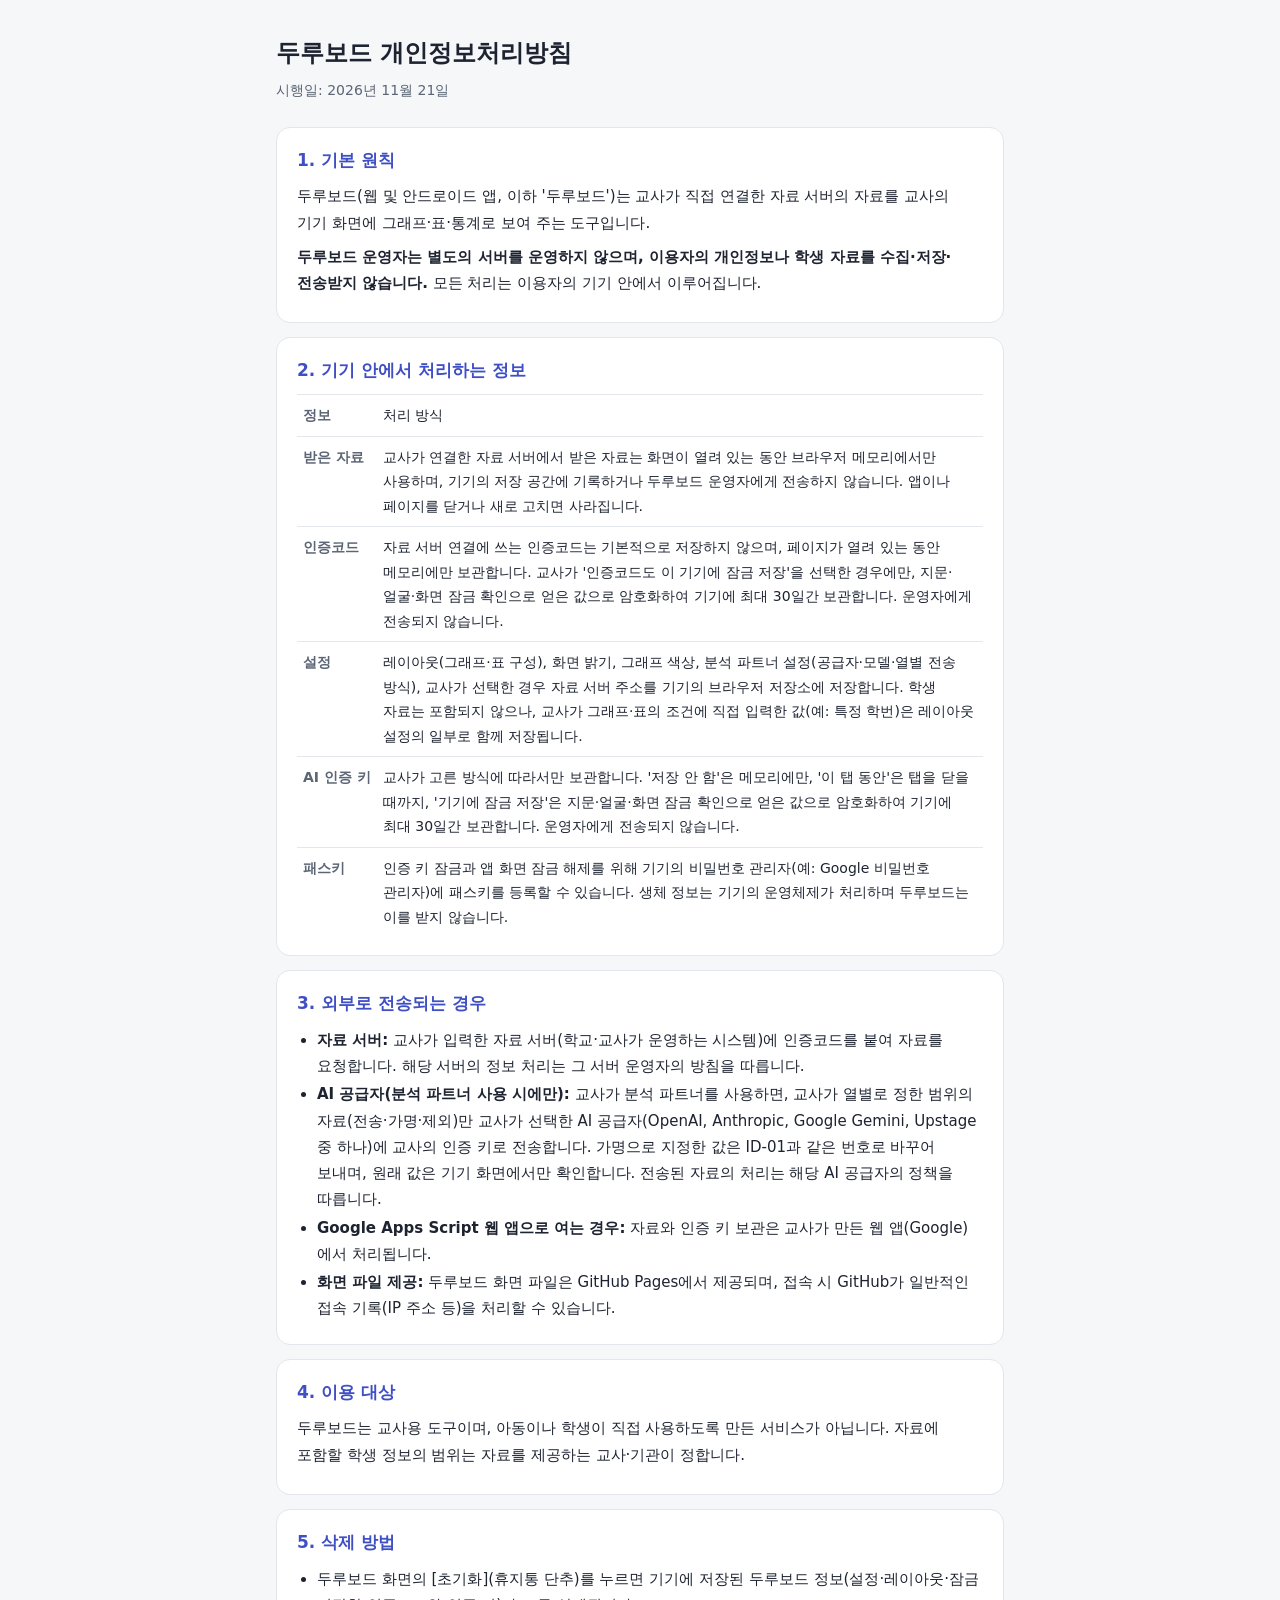
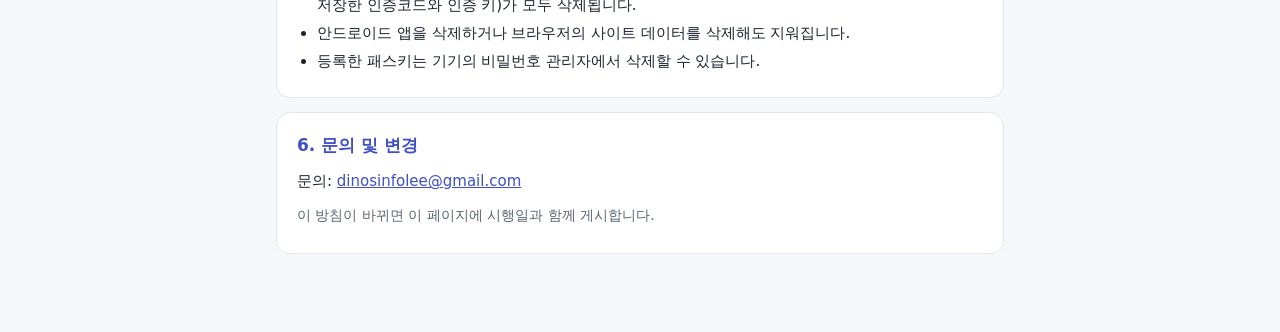
<file: privacy.html>
<!doctype html>
<html lang="ko">
<head>
  <meta charset="utf-8">
  <meta name="viewport" content="width=device-width, initial-scale=1">
  <meta name="theme-color" content="#3f4fc4">
  <title>두루보드 개인정보처리방침</title>
  <style>
    :root { --bg: #f6f7f9; --surface: #ffffff; --text: #1d2330; --text-2: #5b6575; --line: #e3e6ec; --accent: #3f4fc4; }
    @media (prefers-color-scheme: dark) { :root { --bg: #12161c; --surface: #1a2029; --text: #e6e9ee; --text-2: #9aa4b2; --line: #2b3340; --accent: #8a93f5; } }
    * { box-sizing: border-box; }
    body { margin: 0; background: var(--bg); color: var(--text); font: 15px/1.75 system-ui, -apple-system, "Apple SD Gothic Neo", "Malgun Gothic", sans-serif; word-break: keep-all; }
    main { max-width: 760px; margin: 0 auto; padding: 32px 16px 64px; }
    h1 { font-size: 24px; margin: 0 0 4px; }
    .date { color: var(--text-2); margin: 0 0 24px; font-size: 14px; }
    section { background: var(--surface); border: 1px solid var(--line); border-radius: 14px; padding: 18px 20px; margin: 0 0 14px; }
    h2 { font-size: 17px; margin: 0 0 8px; color: var(--accent); }
    p { margin: 0 0 8px; }
    ul { margin: 0 0 4px; padding-left: 20px; }
    li { margin: 2px 0; }
    table { width: 100%; border-collapse: collapse; font-size: 14px; }
    th, td { text-align: left; vertical-align: top; padding: 8px 6px; border-top: 1px solid var(--line); }
    th { color: var(--text-2); font-weight: 600; white-space: nowrap; }
    a { color: var(--accent); }
    .sub { color: var(--text-2); font-size: 14px; }
  </style>
</head>
<body>
<main>
  <h1>두루보드 개인정보처리방침</h1>
  <p class="date">시행일: 2026년 11월 21일</p>

  <section>
    <h2>1. 기본 원칙</h2>
    <p>두루보드(웹 및 안드로이드 앱, 이하 '두루보드')는 교사가 직접 연결한 자료 서버의 자료를 교사의 기기 화면에 그래프·표·통계로 보여 주는 도구입니다.</p>
    <p><b>두루보드 운영자는 별도의 서버를 운영하지 않으며, 이용자의 개인정보나 학생 자료를 수집·저장·전송받지 않습니다.</b> 모든 처리는 이용자의 기기 안에서 이루어집니다.</p>
  </section>

  <section>
    <h2>2. 기기 안에서 처리하는 정보</h2>
    <table>
      <tr><th>정보</th><td>처리 방식</td></tr>
      <tr><th>받은 자료</th><td>교사가 연결한 자료 서버에서 받은 자료는 화면이 열려 있는 동안 브라우저 메모리에서만 사용하며, 기기의 저장 공간에 기록하거나 두루보드 운영자에게 전송하지 않습니다. 앱이나 페이지를 닫거나 새로 고치면 사라집니다.</td></tr>
      <tr><th>인증코드</th><td>자료 서버 연결에 쓰는 인증코드는 기본적으로 저장하지 않으며, 페이지가 열려 있는 동안 메모리에만 보관합니다. 교사가 '인증코드도 이 기기에 잠금 저장'을 선택한 경우에만, 지문·얼굴·화면 잠금 확인으로 얻은 값으로 암호화하여 기기에 최대 30일간 보관합니다. 운영자에게 전송되지 않습니다.</td></tr>
      <tr><th>설정</th><td>레이아웃(그래프·표 구성), 화면 밝기, 그래프 색상, 분석 파트너 설정(공급자·모델·열별 전송 방식), 교사가 선택한 경우 자료 서버 주소를 기기의 브라우저 저장소에 저장합니다. 학생 자료는 포함되지 않으나, 교사가 그래프·표의 조건에 직접 입력한 값(예: 특정 학번)은 레이아웃 설정의 일부로 함께 저장됩니다.</td></tr>
      <tr><th>AI 인증 키</th><td>교사가 고른 방식에 따라서만 보관합니다. '저장 안 함'은 메모리에만, '이 탭 동안'은 탭을 닫을 때까지, '기기에 잠금 저장'은 지문·얼굴·화면 잠금 확인으로 얻은 값으로 암호화하여 기기에 최대 30일간 보관합니다. 운영자에게 전송되지 않습니다.</td></tr>
      <tr><th>패스키</th><td>인증 키 잠금과 앱 화면 잠금 해제를 위해 기기의 비밀번호 관리자(예: Google 비밀번호 관리자)에 패스키를 등록할 수 있습니다. 생체 정보는 기기의 운영체제가 처리하며 두루보드는 이를 받지 않습니다.</td></tr>
    </table>
  </section>

  <section>
    <h2>3. 외부로 전송되는 경우</h2>
    <ul>
      <li><b>자료 서버:</b> 교사가 입력한 자료 서버(학교·교사가 운영하는 시스템)에 인증코드를 붙여 자료를 요청합니다. 해당 서버의 정보 처리는 그 서버 운영자의 방침을 따릅니다.</li>
      <li><b>AI 공급자(분석 파트너 사용 시에만):</b> 교사가 분석 파트너를 사용하면, 교사가 열별로 정한 범위의 자료(전송·가명·제외)만 교사가 선택한 AI 공급자(OpenAI, Anthropic, Google Gemini, Upstage 중 하나)에 교사의 인증 키로 전송합니다. 가명으로 지정한 값은 ID-01과 같은 번호로 바꾸어 보내며, 원래 값은 기기 화면에서만 확인합니다. 전송된 자료의 처리는 해당 AI 공급자의 정책을 따릅니다.</li>
      <li><b>Google Apps Script 웹 앱으로 여는 경우:</b> 자료와 인증 키 보관은 교사가 만든 웹 앱(Google)에서 처리됩니다.</li>
      <li><b>화면 파일 제공:</b> 두루보드 화면 파일은 GitHub Pages에서 제공되며, 접속 시 GitHub가 일반적인 접속 기록(IP 주소 등)을 처리할 수 있습니다.</li>
    </ul>
  </section>

  <section>
    <h2>4. 이용 대상</h2>
    <p>두루보드는 교사용 도구이며, 아동이나 학생이 직접 사용하도록 만든 서비스가 아닙니다. 자료에 포함할 학생 정보의 범위는 자료를 제공하는 교사·기관이 정합니다.</p>
  </section>

  <section>
    <h2>5. 삭제 방법</h2>
    <ul>
      <li>두루보드 화면의 [초기화](휴지통 단추)를 누르면 기기에 저장된 두루보드 정보(설정·레이아웃·잠금 저장한 인증코드와 인증 키)가 모두 삭제됩니다.</li>
      <li>안드로이드 앱을 삭제하거나 브라우저의 사이트 데이터를 삭제해도 지워집니다.</li>
      <li>등록한 패스키는 기기의 비밀번호 관리자에서 삭제할 수 있습니다.</li>
    </ul>
  </section>

  <section>
    <h2>6. 문의 및 변경</h2>
    <p>문의: <a href="mailto:dinosinfolee@gmail.com">dinosinfolee@gmail.com</a></p>
    <p class="sub">이 방침이 바뀌면 이 페이지에 시행일과 함께 게시합니다.</p>
  </section>
</main>
</body>
</html>
</file>
<file: style.css>
:root {
  --bg: #f6f7f9;
  --surface: #ffffff;
  --surface-2: #f0f2f5;
  --text: #1c2430;
  --text-2: #5b6573;
  --line: #dde1e7;
  --accent: #3f4fc4;
  --accent-text: #ffffff;
  --accent-soft: #eceefb;
  --danger: #c4372f;
  --ok: #1f8a4c;
  --fill: #3f4fc4;
  --empty: #d3d8df;
  --c-col: #3c4656;       /* 선택한 열 */
  --c-col-soft: #eaedf1;
  --c-label: #8a919c;     /* 막대 이름 */
  --c-label-soft: #f4f5f7;
  --c-out: #3f4fc4;       /* 계산 결과 */
  --c-out-soft: #eceefb;
  --on-c: #ffffff;
  --sky: #4a86e8;          /* 집계 방향 선택 */
  --sky-soft: #e7f0fd;
  --scroll: rgba(28, 36, 48, .22);
  --scroll-hover: rgba(28, 36, 48, .38);
  --radius: 10px;
  --shadow: 0 1px 2px rgba(20, 30, 45, .06), 0 2px 8px rgba(20, 30, 45, .05);
  color-scheme: light;
}
@media (prefers-color-scheme: dark) {
  :root:not([data-theme="light"]) {
    --bg: #12161c;
    --surface: #1a2029;
    --surface-2: #222a35;
    --text: #e6e9ee;
    --text-2: #9aa4b2;
    --line: #2e3744;
    --accent: #8d98ee;
    --accent-text: #0e1420;
    --accent-soft: #262c4d;
    --danger: #ef7a72;
    --ok: #5cc98a;
    --fill: #8d98ee;
    --empty: #3a4452;
    --shadow: none;
    --c-col: #c3cad5; --c-col-soft: #262d38;
    --c-label: #7e8794; --c-label-soft: #20262f;
    --c-out: #8d98ee; --c-out-soft: #262c4d;
    --on-c: #10141c;
    --sky: #7aa8f2; --sky-soft: #1e2d47;
    --scroll: rgba(230, 233, 238, .22); --scroll-hover: rgba(230, 233, 238, .38);
    color-scheme: dark;
  }
}
:root[data-theme="dark"] {
  --bg: #12161c; --surface: #1a2029; --surface-2: #222a35; --text: #e6e9ee; --text-2: #9aa4b2;
  --line: #2e3744; --accent: #8d98ee; --accent-text: #0e1420; --accent-soft: #262c4d;
  --danger: #ef7a72; --ok: #5cc98a; --fill: #8d98ee; --empty: #3a4452; --shadow: none;
  --c-col: #c3cad5; --c-col-soft: #262d38; --c-label: #7e8794; --c-label-soft: #20262f;
  --c-out: #8d98ee; --c-out-soft: #262c4d; --on-c: #10141c;
  --sky: #7aa8f2; --sky-soft: #1e2d47;
  --scroll: rgba(230, 233, 238, .22); --scroll-hover: rgba(230, 233, 238, .38);
  color-scheme: dark;
}

* { box-sizing: border-box; }
html { -webkit-text-size-adjust: 100%; }
body {
  margin: 0;
  background: var(--bg);
  color: var(--text);
  font-family: "Pretendard", "Apple SD Gothic Neo", "Malgun Gothic", system-ui, sans-serif;
  font-size: 15px;
  line-height: 1.55;
}
h1, h2, h3 { margin: 0; line-height: 1.3; }
code { font-family: ui-monospace, Consolas, monospace; font-size: .9em; background: var(--surface-2); padding: 1px 5px; border-radius: 4px; word-break: break-all; }
small { color: var(--text-2); font-weight: normal; }
[hidden] { display: none !important; }

.app-header, main, .app-footer {
  max-width: 1200px; margin: 0 auto;
  padding-left: max(16px, env(safe-area-inset-left, 0px));
  padding-right: max(16px, env(safe-area-inset-right, 0px));
}
.app-header { padding-top: 22px; padding-bottom: 14px; }
.brand { display: flex; align-items: center; gap: 12px; }
.brand-mark {
  width: 36px; height: 36px; border-radius: 9px; flex: none;
  background:
    linear-gradient(var(--accent), var(--accent)) 7px 20px / 5px 9px no-repeat,
    linear-gradient(var(--accent), var(--accent)) 15px 13px / 5px 16px no-repeat,
    linear-gradient(var(--accent), var(--accent)) 23px 7px / 5px 22px no-repeat,
    var(--accent-soft);
}
.brand h1 { font-size: 22px; letter-spacing: -.01em; }
.tagline { margin: 0; color: var(--text-2); font-size: 13px; }

.sub { margin: 2px 0 0; color: var(--text-2); font-size: 13px; }
.actions { display: flex; flex-wrap: wrap; gap: 6px; }


.field { display: flex; flex-direction: column; gap: 5px; margin-bottom: 12px; min-width: 0; }
.field > span { font-size: 13px; font-weight: 600; color: var(--text-2); }
.field-row { display: flex; flex-wrap: wrap; gap: 10px; align-items: flex-end; }
.field-row .field { flex: 1 1 220px; }
.field-row > .btn { margin-bottom: 12px; }
.field-row.two .field { flex: 1 1 140px; }

input[type="text"], input[type="password"], select {
  font: inherit; color: var(--text); background: var(--surface);
  border: 1px solid var(--line); border-radius: 8px; padding: 8px 10px; width: 100%;
}
input:focus-visible, select:focus-visible, button:focus-visible {
  outline: 2px solid var(--accent); outline-offset: 2px;
}

.btn {
  font: inherit; font-size: 14px; cursor: pointer; white-space: nowrap;
  border: 1px solid var(--line); background: var(--surface); color: var(--text);
  padding: 7px 14px; border-radius: 8px;
}
.btn:hover { background: var(--surface-2); }
.btn.primary { background: var(--accent-fill); border-color: var(--accent-fill); color: var(--accent-fill-text); font-weight: 600; }
.btn.primary:hover { filter: brightness(1.06); }
.btn.danger { color: var(--danger); }
.btn.small { padding: 3px 9px; font-size: 13px; }
.btn:disabled { opacity: .5; cursor: default; }
.link { border: 0; background: none; color: var(--accent); font: inherit; font-size: 13px; cursor: pointer; padding: 0; }

.check { display: flex; align-items: flex-start; gap: 8px; font-size: 14px; cursor: pointer; margin: 2px 0 10px; }
.check input { margin-top: 4px; }
.hint { color: var(--text-2); font-size: 13px; margin: 4px 0 0; }


.msg { margin: 10px 0 0; font-size: 14px; min-height: 1em; }
.msg:empty { display: none; }
.msg.error { color: var(--danger); }
.msg.ok { color: var(--ok); }

.key-list { list-style: none; margin: 10px 0 0; padding: 0; display: grid; grid-template-columns: repeat(auto-fill, minmax(190px, 1fr)); gap: 8px; }
.key-item { border: 1px solid var(--line); border-radius: 8px; padding: 8px 10px; background: var(--surface); }
.key-top { display: flex; align-items: center; gap: 6px; min-width: 0; }
.key-type { font-size: 11px; padding: 0 5px; border-radius: 4px; background: var(--surface-2); color: var(--text-2); flex: none; }
.key-name { font-weight: 600; overflow: hidden; text-overflow: ellipsis; white-space: nowrap; }
.key-bar { height: 6px; border-radius: 3px; background: var(--empty); margin: 7px 0 3px; overflow: hidden; }
.key-bar > i { display: block; height: 100%; background: var(--fill); }
.key-stat { font-size: 12px; color: var(--text-2); }

.card { border: 1px solid var(--line); border-radius: var(--radius); background: var(--surface); padding: 14px; min-width: 0; display: flex; flex-direction: column; }
.card.w2 { grid-column: span 2; }
.card-head { display: flex; align-items: flex-start; justify-content: space-between; gap: 8px; margin-bottom: 4px; }
.card-head h3 { font-size: 15px; overflow-wrap: anywhere; }
.card-desc { color: var(--text-2); font-size: 12px; margin: 0 0 8px; }
.card-tools { display: flex; gap: 4px; flex: none; }
.card-tools .btn { padding: 2px 8px; font-size: 12px; }
.chart-box { position: relative; height: 300px; }
.card.w2 .chart-box { height: 340px; }
.card-warn { color: var(--danger); font-size: 13px; margin: 6px 0; }

.table-wrap { overflow: auto; max-height: 340px; border: 1px solid var(--line); border-radius: 8px; }
.dialog .table-wrap { max-height: 60vh; }
.table { border-collapse: collapse; width: 100%; font-size: 13px; }
.table th, .table td { padding: 6px 10px; border-bottom: 1px solid var(--line); text-align: left; white-space: nowrap; }
.table th { position: sticky; top: 0; background: var(--surface-2); font-weight: 600; }
.table td.num { text-align: right; font-variant-numeric: tabular-nums; }
.table td.blank { color: var(--text-2); }

.dialog {
  border: 1px solid var(--line); border-radius: 12px; padding: 0; width: min(560px, calc(100vw - 32px));
  background: var(--surface); color: var(--text); box-shadow: 0 10px 40px rgba(0, 0, 0, .25);
}
.dialog.wide { width: min(1000px, calc(100vw - 32px)); }
.dialog::backdrop { background: rgba(10, 15, 25, .45); }
.dialog-body { padding: 20px; max-height: calc(100vh - 40px); overflow: auto; }
.dialog h3 { font-size: 17px; margin-bottom: 14px; }
.dialog-actions { display: flex; justify-content: flex-end; gap: 8px; margin-top: 16px; }

.seg { display: flex; flex-wrap: wrap; gap: 6px; }
.seg button {
  font: inherit; font-size: 14px; border: 1px solid var(--line); background: var(--surface); color: var(--text);
  padding: 6px 12px; border-radius: 8px; cursor: pointer;
}
.seg button[aria-checked="true"] { border-color: var(--accent); background: var(--accent-soft); color: var(--accent); font-weight: 600; }
.mini-actions { display: flex; gap: 12px; }
.check-grid { display: grid; grid-template-columns: repeat(auto-fill, minmax(150px, 1fr)); gap: 4px 12px; max-height: 190px; overflow: auto; border: 1px solid var(--line); border-radius: 8px; padding: 8px 10px; }
.check-grid label { display: flex; gap: 6px; align-items: center; font-size: 14px; min-width: 0; }
.check-grid label span { overflow: hidden; text-overflow: ellipsis; white-space: nowrap; }

.app-footer { color: var(--text-2); font-size: 12px; padding-bottom: 28px; }

@media all {
    .card.w2 { grid-column: auto; }
  .chart-box, .card.w2 .chart-box { height: 260px; }
}

  width: 100%; display: flex; flex-wrap: wrap; align-items: center; gap: 4px 10px; text-align: left;
  font: inherit; font-size: 13px; color: var(--text); background: var(--surface);
  border: 1px solid var(--line); border-radius: 6px; padding: 6px 10px; cursor: pointer;
}

/* ───── 첫 화면: 자료 연결 ───── */
.connect-card {
  max-width: 560px; margin: 28px auto 40px;
  background: var(--surface); border: 1px solid var(--line); border-radius: 14px;
  box-shadow: var(--shadow); padding: 24px;
  transform-origin: top right;
}
.connect-card h2 { font-size: 20px; text-wrap: balance; }
.lead { margin: 6px 0 18px; color: var(--text-2); }
.eyebrow { margin: 0 0 10px; font-size: 13px; font-weight: 600; color: var(--ok); letter-spacing: .02em; }
.connect-card.collapse {
  transform: translate(var(--dx, 0), var(--dy, 0)) scale(.06);
  opacity: 0;
  transition: transform .42s cubic-bezier(.55, 0, .25, 1), opacity .42s ease-in;
}
.btn.block { width: 100%; padding: 10px 14px; margin-top: 6px; }

/* ───── 우측 상단 버튼 ───── */
.fabs {
  position: fixed; z-index: 50; display: flex; gap: 8px;
  top: calc(env(safe-area-inset-top, 0px) + 18px);
  right: max(16px, env(safe-area-inset-right, 0px));
}
.fab {
  position: relative; width: 48px; height: 48px; border-radius: 50%;
  display: grid; place-items: center; cursor: pointer;
  background: var(--surface); color: var(--accent); border: 1px solid var(--line);
  box-shadow: 0 4px 14px rgba(20, 30, 45, .14);
}
.fab:hover, .fab[aria-expanded="true"] { background: var(--accent-soft); border-color: var(--accent); }
.fab-dot { position: absolute; top: 7px; right: 7px; width: 9px; height: 9px; border-radius: 50%; background: var(--ok); border: 2px solid var(--surface); }
.fab.appear { animation: fab-in .45s cubic-bezier(.2, 1.4, .4, 1); }
@keyframes fab-in { from { transform: scale(.3); opacity: 0; } to { transform: scale(1); opacity: 1; } }

/* ───── 우측 상단 창 ───── */
.pop {
  position: fixed; z-index: 49;
  top: calc(env(safe-area-inset-top, 0px) + 76px);
  right: max(16px, env(safe-area-inset-right, 0px));
  width: min(440px, calc(100vw - 32px)); max-height: calc(100vh - 96px); overflow: auto;
  background: var(--surface); border: 1px solid var(--line); border-radius: 12px;
  box-shadow: 0 12px 40px rgba(10, 15, 25, .22);
}
.pop-sec { padding: 16px; display: grid; gap: 10px; }
.pop-sec + .pop-sec { border-top: 1px solid var(--line); }
.pop-sec h2 { font-size: 15px; }
.pop-head { display: flex; align-items: center; justify-content: space-between; }
.icon-btn { border: 0; background: none; color: var(--text-2); font-size: 22px; line-height: 1; cursor: pointer; padding: 0 4px; border-radius: 6px; }
.icon-btn:hover { color: var(--text); background: var(--surface-2); }
.pop .field, .pop .check { margin-bottom: 0; }
.pop .conn-form { display: grid; gap: 10px; }

/* 요약 */
.sum-title { font-size: 16px; }
.sum-note { margin: 2px 0 0; font-size: 12px; color: var(--text-2); }
.pop .key-list, #intro-summary .key-list { grid-template-columns: repeat(auto-fill, minmax(160px, 1fr)); }
.key-rate { margin-left: auto; font-size: 12px; color: var(--text-2); font-variant-numeric: tabular-nums; }
#intro-summary .sub { margin-top: 4px; }

/* ───── 보드 (바깥 테두리 없음) ───── */
.board-view { padding-top: 6px; }
.board-head { margin-bottom: 14px; padding-right: 120px; }
.board-head h2 { font-size: 20px; text-wrap: balance; }
.board { display: grid; grid-template-columns: repeat(2, minmax(0, 1fr)); gap: 16px; align-items: start; }
.add-tile {
  min-height: 140px; border: 2px dashed var(--line); border-radius: var(--radius);
  background: transparent; color: var(--text-2); font: inherit; cursor: pointer;
  display: flex; flex-direction: column; align-items: center; justify-content: center; gap: 4px;
}
.add-tile:hover, .add-tile:focus-visible { border-color: var(--accent); color: var(--accent); background: var(--accent-soft); }
.add-tile.first { grid-column: 1 / -1; min-height: 240px; }
.add-plus { font-size: 30px; line-height: 1; font-weight: 300; }
.add-label { font-weight: 600; }
.add-hint { font-size: 13px; }

/* 내보내기 */
.ex-list { list-style: none; margin: 0; padding: 8px 10px; display: grid; gap: 2px; max-height: 220px; overflow: auto; border: 1px solid var(--line); border-radius: 8px; }
.ex-list .check { margin: 0; }
.ex-text { width: 100%; height: 160px; font: 12px/1.4 ui-monospace, Consolas, monospace; color: var(--text); background: var(--surface-2); border: 1px solid var(--line); border-radius: 8px; padding: 8px; resize: vertical; }

@media all {
  .board { grid-template-columns: minmax(0, 1fr); }
  .add-tile.first { grid-column: auto; }
  .board-head { padding-right: 0; }
  .connect-card { padding: 18px; margin-top: 12px; }
}
@media (prefers-reduced-motion: reduce) {
  .fab.appear { animation: none; }
  .connect-card.collapse { transition: none; }
}

/* ───── 그래프 만들기 창 ───── */
.dialog.builder { width: min(1080px, calc(100vw - 32px)); }
.builder-grid { display: grid; grid-template-columns: minmax(0, 1fr) minmax(0, 1.2fr); gap: 24px; align-items: start; }
.builder-controls { display: grid; grid-template-columns: minmax(0, 1fr); gap: 18px; min-width: 0; }
.builder-visual { display: grid; grid-template-columns: minmax(0, 1fr); gap: 8px; min-width: 0; position: sticky; top: 0; }
.step { display: grid; gap: 8px; }
.step-q { margin: 0; font-weight: 600; display: flex; align-items: center; gap: 8px; flex-wrap: wrap; }
.step-q b {
  display: inline-grid; place-items: center; width: 22px; height: 22px; border-radius: 50%;
  background: var(--accent-fill); color: var(--accent-fill-text); font-size: 12px;
}
.step-q .mini-actions { margin-left: auto; font-weight: normal; }

.mode-cards { display: grid; grid-template-columns: 1fr 1fr; gap: 10px; }
.mode-card {
  display: grid; justify-items: start; gap: 4px; text-align: left; cursor: pointer;
  font: inherit; color: var(--text); background: var(--surface);
  border: 1.5px solid var(--line); border-radius: 10px; padding: 12px;
}
.mode-card:hover { border-color: var(--accent); }
.mode-card[aria-pressed="true"] { border-color: var(--accent); background: var(--accent-soft); }
.mode-card svg .g { fill: var(--surface-2); stroke: var(--line); }
.mode-card svg .hl { fill: var(--accent); opacity: .28; }
.mode-card svg .ar { fill: none; stroke: var(--accent); stroke-width: 2.2; stroke-linecap: round; stroke-linejoin: round; }
.mc-title { font-weight: 700; font-size: 15px; }
.mc-desc { font-size: 12px; color: var(--text-2); line-height: 1.45; }

.chips { display: flex; flex-wrap: wrap; gap: 6px; }
.chip {
  font: inherit; font-size: 14px; cursor: pointer; display: inline-flex; align-items: center; gap: 6px;
  border: 1px solid var(--line); background: var(--surface); color: var(--text);
  padding: 5px 12px; border-radius: 999px;
}
.chip small { font-size: 11px; color: var(--text-2); }
.chip:hover { border-color: var(--accent); }
.chip[aria-pressed="true"] { background: var(--accent-fill); border-color: var(--accent-fill); color: var(--accent-fill-text); font-weight: 600; }
.chip[aria-pressed="true"] small { color: inherit; opacity: .8; }

.step.more { border-top: 1px solid var(--line); padding-top: 12px; }
.step.more summary { cursor: pointer; color: var(--text-2); font-size: 14px; }
.more-body { display: grid; gap: 10px; margin-top: 10px; }

.vis-label { margin: 0; font-size: 13px; font-weight: 600; color: var(--text-2); }

/* 표 모양 그림 */
.schema-wrap { overflow-x: auto; background: var(--surface-2); border-radius: 10px; padding: 12px; }
.schema { display: grid; gap: 3px; min-width: 280px; font-size: 12px; }
.sc { min-height: 26px; border-radius: 4px; display: flex; align-items: center; justify-content: center; padding: 0 6px; overflow: hidden; white-space: nowrap; text-overflow: ellipsis; min-width: 0; }
.sc.h { font-weight: 600; min-height: 30px; }
.sc.h.sel { background: var(--accent-fill); color: var(--accent-fill-text); }
.sc.h.lab { background: var(--surface); border: 1.5px solid var(--text-2); color: var(--text); flex-direction: column; gap: 0; line-height: 1.2; padding: 3px 6px; }
.sc.h.lab .tag { font-size: 10px; font-weight: 600; color: var(--accent); }
.sc.h.dim { background: transparent; border: 1px dashed var(--line); color: var(--text-2); font-weight: normal; }
.sc.h.out-h, .sc.out-h { background: transparent; }
.sc.c.sel.fill { background: var(--accent-soft); color: var(--text); }
.sc.c.sel.empty { background: var(--surface); border: 1px dashed var(--empty); }
.sc.c.sel.more { background: var(--accent-soft); color: var(--text-2); }
.sc.c.lab { background: var(--surface); color: var(--text); justify-content: flex-start; }
.sc.c.dim { background: var(--surface); opacity: .5; }
.sc.c.gap, .sc.out.gap { min-height: 16px; color: var(--text-2); background: transparent; }
.sc.out { justify-content: flex-start; gap: 6px; }
.sc.foot { flex-direction: column; gap: 2px; min-height: 48px; justify-content: flex-start; }
.arrow { color: var(--accent); font-weight: 700; font-size: 15px; line-height: 1; }
.pill { background: var(--accent-fill); color: var(--accent-fill-text); border-radius: 999px; padding: 1px 8px; font-weight: 700; font-variant-numeric: tabular-nums; }
.pill.ghost { background: var(--accent-soft); color: var(--text-2); }
.schema-text { margin: 0; font-size: 14px; line-height: 1.6; }
.schema-text.error { color: var(--danger); }

.pv-box { border: 1px solid var(--line); border-radius: 10px; padding: 10px; min-height: 120px; max-height: 460px; overflow-y: auto; min-width: 0; }
.chart-box.small { height: 240px; }
.pv-empty { color: var(--text-2); text-align: center; margin: 40px 0; }

.dir-badge { display: inline-block; font-size: 11px; font-weight: 600; padding: 0 6px; border-radius: 4px; background: var(--accent-soft); color: var(--accent); margin-right: 2px; }

@media all {
  .builder-grid { grid-template-columns: minmax(0, 1fr); }
  .builder-visual { position: static; }
}

/* 미리보기 전환 탭: 좁은 화면에서만 표시 */
.vis-tabs { display: none; }
.vis-pane { display: grid; grid-template-columns: minmax(0, 1fr); gap: 8px; min-width: 0; }
.sum-keys summary { cursor: pointer; font-size: 13px; color: var(--text-2); padding: 4px 0; }
.sum-keys[open] summary { margin-bottom: 8px; }

/* ───── 역할별 색: 선택한 열 / 막대 이름 / 계산 결과 ───── */
.lg { display: inline-block; width: 10px; height: 10px; border-radius: 3px; vertical-align: -1px; margin-right: 5px; }
.lg.col { background: var(--c-col); }
.lg.lab { background: var(--c-label); }
.lg.out { background: var(--c-out); }
.legend { list-style: none; margin: 0; padding: 0; display: flex; flex-wrap: wrap; gap: 4px 14px; font-size: 12px; color: var(--text-2); }
.step-q b.n-col { background: var(--c-col); color: var(--on-c); }
.step-q b.n-out { background: var(--c-out); color: var(--on-c); }
#cf-cols .chip[aria-pressed="true"] { background: var(--c-col); border-color: var(--c-col); color: var(--on-c); }
#cf-cols .chip:hover { border-color: var(--c-col); }
#cf-measure .chip[aria-pressed="true"] { background: var(--c-out); border-color: var(--c-out); color: var(--on-c); }
#cf-measure .chip:hover { border-color: var(--c-out); }
.label-select { border: 1.5px solid var(--c-label); background: var(--c-label-soft); }
.sc.h.sel { background: var(--c-col); color: var(--on-c); }
.sc.c.sel.fill { background: var(--c-col-soft); }
.sc.c.sel.more { background: var(--c-col-soft); }
.sc.c.sel.empty { border-color: var(--c-col); opacity: .7; }
.sc.h.lab { border-color: var(--c-label); background: var(--c-label-soft); }
.sc.h.lab .tag { color: var(--c-label); }
.sc.c.lab { background: var(--c-label-soft); }
.arrow { color: var(--c-out); }
.pill { background: var(--c-out); color: var(--on-c); }
.pill.ghost { background: var(--c-out-soft); color: var(--text-2); }

/* 구조·미리보기 영역: 입력 영역과 구분되는 독립 영역 */
.builder-visual {
  background: var(--surface-2); border: 1px solid var(--line); border-radius: 12px; padding: 14px;
}
.builder-visual .schema-wrap { background: var(--surface); }
.builder-visual .pv-box { background: var(--surface); }
.vis-label { font-size: 14px; color: var(--text); }
.vis-label small { font-weight: normal; color: var(--text-2); margin-left: 4px; }
.vis-tabs { display: none; }
.vis-toggle { display: none; }

/* ───── 휴대전화 ───── */
@media all {
  /* 그래프 만들기: 전체 화면. 위쪽은 1·2·3 입력, 아래쪽은 구조·미리보기 영역(접기 가능), 맨 아래 버튼 */
  .dialog.builder {
    width: 100vw; max-width: 100vw; height: 100dvh; max-height: 100dvh;
    margin: 0; border: 0; border-radius: 0;
  }
  .dialog.builder .dialog-body {
    height: 100%; max-height: none; padding: 0; overflow: hidden;
    display: flex; flex-direction: column;
  }
  .dialog.builder h3 {
    margin: 0; padding: calc(env(safe-area-inset-top, 0px) + 12px) 16px 10px;
    border-bottom: 1px solid var(--line);
  }
  .dialog.builder .builder-grid { display: contents; }
  .dialog.builder .builder-controls {
    flex: 1; min-height: 0; overflow-y: auto;
    padding: 14px max(16px, env(safe-area-inset-right, 0px)) 18px max(16px, env(safe-area-inset-left, 0px));
  }
  .dialog.builder .builder-visual {
    position: static; flex: none; border-radius: 16px 16px 0 0; border-width: 1px 0 0;
    padding: 8px max(16px, env(safe-area-inset-right, 0px)) 10px max(16px, env(safe-area-inset-left, 0px));
    box-shadow: 0 -6px 18px rgba(20, 30, 45, .10);
  }
  .vis-tabs { display: flex; align-items: center; gap: 8px; }
  .vis-seg { flex: 1; display: flex; background: var(--surface); border: 1px solid var(--line); border-radius: 9px; padding: 3px; }
  .vis-seg button {
    flex: 1; border: 0; background: transparent; color: var(--text-2); font: inherit; font-size: 14px;
    padding: 6px 0; border-radius: 6px; cursor: pointer;
  }
  .vis-seg button[aria-selected="true"] { background: var(--text); color: var(--surface); font-weight: 600; }
  .vis-toggle {
    display: grid; place-items: center; width: 38px; height: 36px; flex: none; cursor: pointer;
    border: 1px solid var(--line); background: var(--surface); color: var(--text); border-radius: 9px;
  }
  .builder-visual[data-collapsed="true"] .vis-toggle svg { transform: rotate(180deg); }
  .builder-visual[data-collapsed="true"] .vis-pane { display: none !important; }
  .builder-visual[data-pane="schema"] #vp-preview,
  .builder-visual[data-pane="preview"] #vp-schema { display: none; }
  .vis-pane { margin-top: 8px; max-height: 40dvh; overflow-y: auto; }
  .vis-label { display: none; }
  .schema-wrap { padding: 8px; }
  .schema { min-width: 0; font-size: 11px; }
  .sc { min-height: 24px; padding: 0 3px; }
  .sc.foot { min-height: 42px; }
  .schema-text { font-size: 13px; }
  .pv-box { max-height: none; }
  .chart-box.small { height: 200px; }
  .dialog.builder #cf-error { margin: 0; padding: 0 16px; background: var(--surface-2); }
  .dialog.builder .dialog-actions {
    margin: 0; padding: 10px max(16px, env(safe-area-inset-right, 0px)) calc(env(safe-area-inset-bottom, 0px) + 10px) 16px;
    border-top: 1px solid var(--line); background: var(--surface-2);
  }
  .dialog.builder .dialog-actions .btn { flex: 1; padding: 11px 0; }

  .mode-card { padding: 10px; }
  .mc-desc { font-size: 11.5px; }
  .chip { padding: 7px 12px; }
  .card-tools .btn { padding: 5px 9px; font-size: 13px; }
  .card { padding: 12px; }
  .pop { top: calc(env(safe-area-inset-top, 0px) + 74px); max-height: calc(100dvh - 90px); }
}

/* 칸 읽기·모으기 */
#cf-read .chip[aria-pressed="true"] { background: var(--c-col); border-color: var(--c-col); color: var(--on-c); }
#cf-read .chip:hover { border-color: var(--c-col); }
#cf-how .chip[aria-pressed="true"] { background: var(--c-out); border-color: var(--c-out); color: var(--on-c); }
#cf-how .chip:hover { border-color: var(--c-out); }
.recipe { margin: 0; font-size: 13px; color: var(--text); background: var(--c-out-soft); border-radius: 8px; padding: 7px 10px; }
.sc .rv { font-weight: 700; color: var(--c-col); font-variant-numeric: tabular-nums; }
.sc.c.sel.empty .rv { color: var(--text-2); }
.sc.h.out-h { font-size: 11px; color: var(--c-out); justify-content: flex-start; white-space: normal; line-height: 1.2; }
.out-note { font-size: 11px; color: var(--c-out); }
.pv-cap { margin: 0 0 6px; font-size: 13px; color: var(--text-2); }
.pv-cap b { color: var(--c-out); }

/* ───── 스크롤바 ───── */
* { scrollbar-width: thin; scrollbar-color: var(--scroll) transparent; }
::-webkit-scrollbar { width: 8px; height: 8px; }
::-webkit-scrollbar-track { background: transparent; }
::-webkit-scrollbar-thumb { background: var(--scroll); border-radius: 999px; border: 2px solid transparent; background-clip: padding-box; }
::-webkit-scrollbar-thumb:hover { background: var(--scroll-hover); background-clip: padding-box; border: 2px solid transparent; }
::-webkit-scrollbar-corner { background: transparent; }

/* ───── 방향 선택: 한 줄 배치로 높이 축소 ───── */
.mode-card { grid-template-columns: auto minmax(0, 1fr); align-items: center; column-gap: 10px; padding: 8px 10px; }
.mode-card svg { width: 36px; height: 27px; }
.mc-text { display: grid; gap: 1px; min-width: 0; }
.mc-title { font-size: 15px; line-height: 1.3; }
.mc-desc { font-size: 12px; line-height: 1.35; }

/* 미리보기 머리줄 */
.vis-title { font-size: 14px; font-weight: 700; color: var(--text); flex: none; }

@media all {
  .mode-cards { gap: 8px; }
  .mode-card { padding: 8px; column-gap: 8px; }
  .mode-card svg { width: 30px; height: 23px; }
  .mc-desc { font-size: 11px; }
  /* 구조·그래프 어느 쪽이든 같은 높이 */
  .vis-pane { height: 38dvh; max-height: none; }
  .vis-seg { flex: 1; }
}

/* ───── 보드: 그래프·통계 배치 (4칸 격자) ───── */
.board { grid-template-columns: repeat(4, minmax(0, 1fr)); }
.board > .card { grid-column: span 2; }
.board > .card.w2 { grid-column: span 4; }
.board > .card.stat { grid-column: span 1; }
.add-area {
  grid-column: span 2; border: 2px dashed var(--line); border-radius: var(--radius);
  padding: 14px; display: grid; gap: 8px; align-content: center; min-height: 120px;
}
.add-area.first { grid-column: 1 / -1; min-height: 220px; }
.add-btns { display: grid; grid-template-columns: 1fr 1fr; gap: 10px; }
.add-btn {
  display: flex; flex-direction: column; align-items: center; justify-content: center; gap: 2px;
  min-height: 84px; border: 1px solid var(--line); border-radius: 10px; background: var(--surface);
  color: var(--text-2); font: inherit; cursor: pointer;
}
.add-btn:hover, .add-btn:focus-visible { border-color: var(--accent); color: var(--accent); background: var(--accent-soft); }
.add-area .add-hint { margin: 0; text-align: center; font-size: 13px; color: var(--text-2); }

/* 카드 도구: 아이콘 */
.card-tools { gap: 2px; }
.icon-tool {
  display: grid; place-items: center; width: 30px; height: 30px; padding: 0; cursor: pointer;
  border: 0; border-radius: 7px; background: transparent; color: var(--text-2);
}
.icon-tool:hover:not(:disabled) { background: var(--surface-2); color: var(--text); }
.icon-tool.danger:hover:not(:disabled) { color: var(--danger); }
.icon-tool:disabled { opacity: .3; cursor: default; }

/* 통계 카드 */
.card.stat { min-height: 160px; }
.card.stat .card-head h3 { font-size: 14px; }
.card.stat .card-tools .icon-tool { width: 26px; height: 26px; }
.card.stat .card-tools .icon-tool svg { width: 14px; height: 14px; }
.stat-value { margin: 6px 0 4px; font-size: 34px; font-weight: 700; line-height: 1.1; color: var(--c-out); font-variant-numeric: tabular-nums; letter-spacing: -.01em; }
.stat-meter { height: 6px; border-radius: 3px; background: var(--c-out-soft); overflow: hidden; margin-bottom: 6px; }
.stat-meter > i { display: block; height: 100%; background: var(--c-out); }
.stat-sub { margin: 0; font-size: 12px; color: var(--text-2); }
.stat-preview { border: 1px solid var(--line); border-radius: 10px; padding: 14px; max-width: 320px; background: var(--surface); }
.stat-title { margin: 0; font-size: 14px; font-weight: 600; }
.dir-badge.stat { background: var(--c-out-soft); color: var(--c-out); }
.sc.foot.total { flex-direction: row; justify-content: center; gap: 10px; min-height: 40px; align-items: center; }
.sc.foot.total .arrow { font-size: 13px; }
.pill.big { font-size: 15px; padding: 3px 12px; }

@media all {
  .board { grid-template-columns: repeat(2, minmax(0, 1fr)); }
  .board > .card, .board > .card.w2, .add-area, .add-area.first { grid-column: 1 / -1; }
  .board > .card.stat { grid-column: span 1; min-height: 140px; }
  .stat-value { font-size: 28px; }
}

/* 보드 재배치: 통계 줄 + 그래프 격자 */
.board { display: grid; grid-template-columns: minmax(0, 1fr); gap: 16px; }
.stat-row { display: grid; grid-template-columns: repeat(auto-fill, minmax(220px, 1fr)); gap: 16px; }
.chart-grid { display: grid; grid-template-columns: repeat(2, minmax(0, 1fr)); gap: 16px; align-items: start; }
.chart-grid > .card { grid-column: span 1; }
.chart-grid > .card.w2 { grid-column: 1 / -1; }
.chart-grid > .add-area { grid-column: span 1; }
.chart-grid > .add-area.first { grid-column: 1 / -1; }
.stat-row > .card.stat { grid-column: auto; min-height: 0; }
@media all {
  .board { grid-template-columns: minmax(0, 1fr); }
  .stat-row { grid-template-columns: repeat(2, minmax(0, 1fr)); gap: 10px; }
  .chart-grid { grid-template-columns: minmax(0, 1fr); }
  .chart-grid > .card, .chart-grid > .add-area { grid-column: 1 / -1; }
  .stat-row > .card.stat { grid-column: auto; }
}
/* 통계 카드: 도구 줄 위, 제목 아래 */
.card.stat .card-head { flex-wrap: wrap; row-gap: 2px; }
.card.stat .card-head .card-tools { order: -1; margin-left: auto; margin-right: -6px; margin-top: -6px; }
.card.stat .card-head h3 { flex: 1 1 100%; }
.card.stat .card-desc { font-size: 11.5px; }

/* ───── 색 절제: 무채색 + 강조색 1개 ───── */
.step-q b, .step-q b.n-col { background: var(--c-col); color: var(--on-c); }
.step-q b.n-out { background: var(--c-out); color: var(--on-c); }
.dir-badge, .dir-badge.stat { background: var(--surface-2); color: var(--text-2); }
.mode-card[aria-pressed="true"] { border-color: var(--c-col); background: var(--c-col-soft); }
.mode-card svg .hl { fill: var(--c-col); opacity: .22; }
.mode-card svg .ar { stroke: var(--c-col); }
.label-select { border: 1px solid var(--c-label); background: var(--surface); }
.sc.h.lab { border: 1px dashed var(--c-label); background: var(--surface); }
.sc.h.lab .tag { color: var(--text-2); }
.sc.c.lab { background: var(--c-label-soft); }
.lg.lab { background: transparent; border: 1px dashed var(--c-label); }
.recipe { background: var(--surface-2); }
.stat-meter { background: var(--surface-2); }

/* 개체 추가 */
.add-tile {
  min-height: 120px; border: 2px dashed var(--line); border-radius: var(--radius);
  background: transparent; color: var(--text-2); font: inherit; cursor: pointer;
  display: flex; flex-direction: column; align-items: center; justify-content: center; gap: 4px;
}
.add-tile:hover, .add-tile:focus-visible { border-color: var(--text-2); color: var(--text); background: var(--surface); }
.chart-grid > .add-tile { grid-column: span 1; }
.chart-grid > .add-tile.first { grid-column: 1 / -1; min-height: 220px; }
@media all { .chart-grid > .add-tile { grid-column: 1 / -1; } }

/* 개체 종류 선택 */
.builder-head { display: flex; align-items: center; justify-content: space-between; gap: 12px; margin-bottom: 14px; }
.builder-head h3 { margin: 0; }
.kind-seg { display: inline-flex; background: var(--surface-2); border: 1px solid var(--line); border-radius: 9px; padding: 3px; }
.kind-seg button { border: 0; background: transparent; color: var(--text-2); font: inherit; font-size: 14px; padding: 5px 16px; border-radius: 6px; cursor: pointer; }
.kind-seg button[aria-checked="true"] { background: var(--surface); color: var(--text); font-weight: 600; box-shadow: 0 1px 3px rgba(20, 30, 45, .12); }
@media all {
  .dialog.builder .builder-head {
    margin: 0; padding: calc(env(safe-area-inset-top, 0px) + 10px) 16px 10px; border-bottom: 1px solid var(--line);
  }
  .dialog.builder .builder-head h3 { padding: 0; border: 0; }
}

/* 막대 이름 열: 집계 방향 아래 한 줄 */
.sub-opt { display: grid; grid-template-columns: auto minmax(0, 1fr); align-items: center; gap: 4px 10px; margin-top: 2px; padding: 8px 10px; border-radius: 10px; background: var(--surface-2); }
.sub-opt-label { font-size: 13px; font-weight: 600; color: var(--text); }
.sub-opt select { padding: 6px 8px; font-size: 14px; }
.sub-opt-hint { grid-column: 2; font-size: 11.5px; color: var(--text-2); }
.vis-sum, .vis-scrim { display: none; }

@media all {
  .dialog.builder .dialog-body { position: relative; }
  /* 접힌 상태: 한 줄 요약 막대 */
  .dialog.builder .builder-visual {
    box-shadow: 0 -4px 14px rgba(10, 15, 25, .14);
    border-top: 1px solid var(--line);
  }
  .builder-visual[data-collapsed="true"] { padding-top: 10px; padding-bottom: 10px; cursor: pointer; }
  .builder-visual[data-collapsed="true"] .vis-seg { display: none; }
  .builder-visual[data-collapsed="true"] .vis-sum {
    display: block; flex: 1; min-width: 0; font-size: 13px; color: var(--c-out); font-weight: 600;
    white-space: nowrap; overflow: hidden; text-overflow: ellipsis;
  }
  .builder-visual[data-collapsed="true"] .vis-toggle svg { transform: rotate(180deg); }
  .builder-visual[data-collapsed="false"] .vis-toggle svg { transform: none; }
  /* 펼친 상태: 입력 영역 위에 겹쳐 뜨는 시트 */
  .builder-visual[data-collapsed="false"] {
    position: absolute; left: 0; right: 0; bottom: var(--act-h, 64px); z-index: 6;
    box-shadow: 0 -14px 36px rgba(10, 15, 25, .32);
  }
  .builder-visual[data-collapsed="false"]::before {
    content: ""; display: block; width: 36px; height: 4px; border-radius: 2px; background: var(--line); margin: 0 auto 8px;
  }
  .builder-visual[data-collapsed="false"] .vis-pane { height: 52dvh; }
  .vis-scrim {
    display: block; position: absolute; left: 0; right: 0; top: 0; bottom: var(--act-h, 64px); z-index: 5;
    background: rgba(10, 15, 25, .38);
  }
  .vis-scrim[hidden] { display: none; }
  .dialog.builder .dialog-actions { position: relative; z-index: 7; }
}
.vis-pane { align-content: start; }

/* 입력 영역 간격 고정 */
.builder-controls { align-content: start; }
.brand h1 { font-size: 22px; }
.pv-head { display: flex; align-items: center; justify-content: space-between; gap: 10px; }
.pv-head .kind-seg button { padding: 4px 14px; font-size: 13px; }
.im-item small { display: block; font-size: 11.5px; }
.im-ok { color: var(--text-2); }
.im-warn { color: var(--danger); }
#im-box { display: grid; gap: 8px; }
#im-box[hidden] { display: none; }
.pop-sec .sub { margin: 0; }
@media all {
  .pv-head { display: none; }
  /* 시트를 펼쳐도 입력 영역 높이 유지 */
  .dialog.builder:has(.builder-visual[data-collapsed="false"]) .builder-controls { margin-bottom: var(--bar-h, 56px); }
  .vis-seg button { font-size: 13.5px; }
}

/* 조회 결과 요약 창 */
.summary-dlg { width: min(640px, calc(100vw - 32px)); }
.summary-dlg .dialog-actions .btn { min-width: 120px; }
@media all { .summary-dlg .dialog-actions .btn { flex: 1; } }
.summary-dlg .key-list { grid-template-columns: repeat(auto-fill, minmax(140px, 1fr)); gap: 6px; }
.summary-dlg .key-item { padding: 6px 8px; }
.summary-dlg .dialog-body { padding-bottom: 0; }
.summary-dlg .dialog-actions { position: sticky; bottom: 0; background: var(--surface); padding: 12px 0 16px; margin-top: 12px; border-top: 1px solid var(--line); }
@media all {
  .summary-dlg .key-list { grid-template-columns: repeat(2, minmax(0, 1fr)); }
  .summary-dlg .key-name { font-size: 13px; }
}
#intro-summary .key-list { grid-template-columns: repeat(auto-fill, minmax(140px, 1fr)); gap: 6px; }
@media all { #intro-summary .key-list { grid-template-columns: repeat(2, minmax(0, 1fr)); } }

/* ───── 열 자료형 설정 창 ───── */
.col-chip { -webkit-touch-callout: none; -webkit-user-select: none; user-select: none; touch-action: manipulation; }
.col-chip.custom small { text-decoration: underline; text-underline-offset: 2px; }
.cols-hint { font-size: 12px; margin: 0; }
.col-pop {
  position: fixed; z-index: 30; width: 232px; padding: 12px;
  background: var(--surface); color: var(--text);
  border: 1px solid var(--line); border-radius: 12px;
  box-shadow: 0 10px 30px rgba(10, 15, 25, .20), 0 2px 6px rgba(10, 15, 25, .08);
  display: grid; gap: 8px;
  animation: cp-in .14s ease-out;
}
@keyframes cp-in { from { opacity: 0; transform: translateY(-4px) scale(.98); } to { opacity: 1; transform: none; } }
@media (prefers-reduced-motion: reduce) { .col-pop { animation: none; } }
.cp-head { display: flex; align-items: center; justify-content: space-between; gap: 8px; }
.cp-head strong { font-size: 14px; overflow: hidden; text-overflow: ellipsis; white-space: nowrap; }
.cp-head .icon-btn { font-size: 18px; }
.cp-label { margin: 0; font-size: 11.5px; font-weight: 600; color: var(--text-2); letter-spacing: .02em; }
.cp-types { display: grid; grid-template-columns: 1fr 1fr; gap: 4px; }
.cp-type {
  display: flex; align-items: center; gap: 6px; padding: 7px 8px; cursor: pointer;
  font: inherit; font-size: 13px; color: var(--text); text-align: left;
  background: var(--surface-2); border: 1px solid transparent; border-radius: 8px;
}
.cp-type:hover { border-color: var(--line); }
.cp-type small { margin-left: auto; font-size: 10.5px; color: var(--text-2); }
.cp-dot { width: 12px; height: 12px; border-radius: 50%; border: 1.5px solid var(--text-2); flex: none; }
.cp-type[aria-checked="true"] { background: var(--c-col-soft); border-color: var(--c-col); font-weight: 600; }
.cp-type[aria-checked="true"] .cp-dot { border-color: var(--c-col); background: radial-gradient(circle, var(--c-col) 0 3px, transparent 3.5px); }
.cp-switch { display: flex; align-items: center; justify-content: space-between; gap: 8px; padding-top: 8px; border-top: 1px solid var(--line); cursor: pointer; }
.cp-switch-text { display: grid; font-size: 13px; font-weight: 600; }
.cp-switch-text small { font-size: 11px; font-weight: normal; }
.cp-switch input { position: absolute; opacity: 0; width: 1px; height: 1px; }
.cp-switch i { width: 34px; height: 20px; border-radius: 999px; background: var(--empty); position: relative; flex: none; transition: background .15s; }
.cp-switch i::after { content: ""; position: absolute; top: 2px; left: 2px; width: 16px; height: 16px; border-radius: 50%; background: var(--surface); box-shadow: 0 1px 2px rgba(0,0,0,.25); transition: transform .15s; }
.cp-switch input:checked + i { background: var(--c-col); }
.cp-switch input:checked + i::after { transform: translateX(14px); }
.cp-switch input:focus-visible + i { outline: 2px solid var(--accent); outline-offset: 2px; }
.cp-reset { justify-self: start; font-size: 12px; }
.chip:disabled { opacity: .4; cursor: not-allowed; }
.chip:disabled:hover { border-color: var(--line); }

/* ───── 표시 형태 ───── */
.type-chips .chip { gap: 6px; }
.type-chips .chip svg { width: 16px; height: 16px; }
.opt-row { display: grid; grid-template-columns: 64px minmax(0, 1fr); align-items: center; gap: 8px; }
.opt-label { font-size: 13px; color: var(--text-2); font-weight: 600; }
.small-chips .chip { padding: 4px 11px; font-size: 13px; }
.step-q small { font-weight: normal; font-size: 12px; color: var(--text-2); }
#cf-title { width: 100%; }

/* 세부 설정 시트: 펼친 상태에서는 제목 숨김 */
@media all {
  .builder-visual[data-collapsed="false"] .vis-title { display: none; }
  .small-chips .chip { padding: 6px 11px; }
}

/* ───── 드롭다운 ───── */
select {
  -webkit-appearance: none; appearance: none;
  height: 40px; padding: 0 36px 0 12px; border-radius: 10px;
  border: 1px solid var(--line); background-color: var(--surface); color: var(--text);
  font: inherit; font-size: 14px; cursor: pointer;
  background-image: url("data:image/svg+xml,%3Csvg xmlns='http://www.w3.org/2000/svg' width='16' height='16' viewBox='0 0 16 16'%3E%3Cpath d='M4 6l4 4 4-4' fill='none' stroke='%237a8494' stroke-width='1.8' stroke-linecap='round' stroke-linejoin='round'/%3E%3C/svg%3E");
  background-repeat: no-repeat; background-position: right 12px center; background-size: 16px;
  transition: border-color .12s, box-shadow .12s;
}
select:hover { border-color: var(--text-2); }
select:focus-visible { outline: none; border-color: var(--accent); box-shadow: 0 0 0 3px var(--accent-soft); }
.sub-opt select { height: 36px; background-color: var(--surface); }
input[type="text"], input[type="password"] { height: 40px; border-radius: 10px; transition: border-color .12s, box-shadow .12s; }
input[type="text"]:focus-visible, input[type="password"]:focus-visible { outline: none; border-color: var(--accent); box-shadow: 0 0 0 3px var(--accent-soft); }

/* 세부 설정 시트 안의 대상 열 선택 (휴대전화) */
.vis-cols-wrap { display: none; }
@media all {
  .builder-visual[data-collapsed="false"] .vis-cols-wrap {
    display: flex; align-items: center; gap: 8px; margin-top: 10px; min-width: 0;
  }
  .vis-cols-label { flex: none; font-size: 12px; font-weight: 600; color: var(--text-2); }
  .vis-cols {
    display: flex; gap: 6px; overflow-x: auto; min-width: 0; padding: 2px 0 4px;
    scrollbar-width: none; -webkit-overflow-scrolling: touch;
    mask-image: linear-gradient(90deg, #000 calc(100% - 24px), transparent);
  }
  .vis-cols::-webkit-scrollbar { display: none; }
  .vchip {
    flex: none; font: inherit; font-size: 13px; padding: 5px 11px; border-radius: 999px; cursor: pointer;
    border: 1px solid var(--line); background: var(--surface); color: var(--text);
    -webkit-touch-callout: none; -webkit-user-select: none; user-select: none;
  }
  .vchip[aria-pressed="true"] { background: var(--c-col); border-color: var(--c-col); color: var(--on-c); font-weight: 600; }
  .builder-visual[data-collapsed="false"] .vis-pane { height: 46dvh; }
}

/* ───── 휴대전화: 위쪽 미리보기 고정 + 아래쪽 단계 좌우 넘김 ───── */
.step-nav { display: none; }
@media all {
  /* 미리보기: 위쪽 고정 영역 */
  .dialog.builder .builder-visual,
  .dialog.builder .builder-visual[data-collapsed="false"],
  .dialog.builder .builder-visual[data-collapsed="true"] {
    position: static; order: 1; flex: none; cursor: default;
    margin: 0; border-radius: 0; border-width: 0 0 1px;
    box-shadow: none; padding: 10px 16px 12px;
  }
  .dialog.builder .builder-visual::before { display: none !important; }
  .dialog.builder .builder-visual .vis-pane { display: grid !important; height: 34dvh; margin-top: 8px; }
  .dialog.builder .builder-visual[data-pane="schema"] #vp-preview,
  .dialog.builder .builder-visual[data-pane="preview"] #vp-schema { display: none !important; }
  .dialog.builder .builder-visual .vis-seg { display: flex !important; }
  .vis-title, .vis-sum, .vis-toggle, .vis-scrim, .vis-cols-wrap { display: none !important; }
  .dialog.builder:has(.builder-visual[data-collapsed="false"]) .builder-controls { margin-bottom: 0; }

  /* 단계 이동 막대 */
  .step-nav {
    order: 2; flex: none; display: flex; gap: 4px; overflow-x: auto; scrollbar-width: none;
    padding: 8px 12px; background: var(--surface); border-bottom: 1px solid var(--line);
  }
  .step-nav::-webkit-scrollbar { display: none; }
  .sn-item {
    flex: none; display: inline-flex; align-items: center; gap: 6px; cursor: pointer;
    font: inherit; font-size: 13px; color: var(--text-2); background: transparent;
    border: 0; border-radius: 999px; padding: 5px 10px;
  }
  .sn-num {
    display: inline-grid; place-items: center; width: 18px; height: 18px; border-radius: 50%;
    font-size: 11px; font-weight: 700; background: var(--surface-2); color: var(--text-2);
  }
  .sn-item[aria-current="step"] { background: var(--c-col-soft); color: var(--text); font-weight: 600; }
  .sn-item[aria-current="step"] .sn-num { background: var(--c-col); color: var(--on-c); }

  /* 단계: 한 화면에 하나씩, 좌우로 넘김 */
  .dialog.builder .builder-controls {
    order: 3; flex: 1; min-height: 0;
    display: flex; flex-direction: row; gap: 0; align-items: stretch;
    overflow-x: auto; overflow-y: hidden; scroll-snap-type: x mandatory; overscroll-behavior-x: contain;
    padding: 0; scrollbar-width: none;
  }
  .dialog.builder .builder-controls::-webkit-scrollbar { display: none; }
  .dialog.builder .builder-controls > .step {
    flex: 0 0 100%; width: 100%; min-width: 0; scroll-snap-align: start; scroll-snap-stop: always;
    overflow-y: auto; align-content: start;
    padding: 14px max(16px, env(safe-area-inset-right, 0px)) 18px max(16px, env(safe-area-inset-left, 0px));
    border: 0; margin: 0;
  }
  .dialog.builder .builder-controls > .step[hidden] { display: none; }
  .dialog.builder .builder-controls > .step .step-q b { display: none; }
}
@media all {
  .dialog.builder #cf-error { order: 4; }
  .dialog.builder .dialog-actions { order: 5; }
}

/* 가로 스크롤 영역: 숨겨진 쪽 흐림 */
.hs { -webkit-mask-repeat: no-repeat; mask-repeat: no-repeat; }
.hs.fade-r { -webkit-mask-image: linear-gradient(90deg, #000 calc(100% - 36px), transparent); mask-image: linear-gradient(90deg, #000 calc(100% - 36px), transparent); }
.hs.fade-l { -webkit-mask-image: linear-gradient(90deg, transparent, #000 36px); mask-image: linear-gradient(90deg, transparent, #000 36px); }
.hs.fade-l.fade-r { -webkit-mask-image: linear-gradient(90deg, transparent, #000 36px, #000 calc(100% - 36px), transparent); mask-image: linear-gradient(90deg, transparent, #000 36px, #000 calc(100% - 36px), transparent); }
.hs.dragging { cursor: grabbing; user-select: none; }
.hs.dragging * { cursor: grabbing; }
@media all {
  .step-nav { scroll-behavior: auto; -webkit-overflow-scrolling: touch; overscroll-behavior-x: contain; }
}

/* 집계 방향: 밝은 하늘색 */
.mode-card[aria-pressed="true"] { border-color: var(--sky); background: var(--sky-soft); }
.mode-card:hover { border-color: var(--sky); }
.mode-card svg .hl { fill: var(--sky); opacity: .3; }
.mode-card svg .ar { stroke: var(--sky); }
.step-q b#n-mode { background: var(--sky); color: #fff; }
/* 단계 전환 시 짧은 등장 효과 */
@keyframes step-in { from { opacity: .4; } to { opacity: 1; } }
.step.step-in { animation: step-in .16s ease-out; }
@media (prefers-reduced-motion: reduce) { .step.step-in { animation: none; } }

/* 제외 열: 머리글과 같은 점선 상자 */
.sc.c.dim { background: transparent; opacity: 1; border: 1px dashed var(--line); }
.sc.h.dim { font-size: 11px; white-space: pre-line; line-height: 1.2; text-align: center; }

/* 선택 영역 색 */
::selection { background: rgba(63, 79, 196, .22); color: inherit; }

/* 체크박스 */
input[type="checkbox"]:not([role="switch"]) {
  -webkit-appearance: none; appearance: none; flex: none;
  width: 18px; height: 18px; margin: 2px 0 0; border-radius: 5px; cursor: pointer;
  border: 1.5px solid var(--text-2); background: var(--surface);
  display: inline-grid; place-content: center; transition: background .12s, border-color .12s;
}
input[type="checkbox"]:not([role="switch"])::after {
  content: ""; width: 10px; height: 6px; margin-top: -2px;
  border-left: 2px solid var(--accent-text); border-bottom: 2px solid var(--accent-text);
  transform: rotate(-45deg) scale(0); transition: transform .12s;
}
input[type="checkbox"]:not([role="switch"]):checked { background: var(--accent-fill); border-color: var(--accent-fill); }
input[type="checkbox"]:not([role="switch"]):checked::after { transform: rotate(-45deg) scale(1); }
input[type="checkbox"]:not([role="switch"]):focus-visible { outline: none; box-shadow: 0 0 0 3px var(--accent-soft); }
input[type="checkbox"]:disabled { opacity: .4; cursor: not-allowed; }
.check { align-items: flex-start; }
.pct-check { margin: 2px 0 0; font-size: 14px; }
.pct-check small { display: block; margin-top: 1px; font-size: 12px; }

/* 단계 막대: 숫자·글자 세로 가운데 정렬 */
.sn-item { line-height: 1; height: 32px; }
.sn-num { line-height: 1; padding-top: 1px; }
.sn-name { line-height: 1; display: inline-block; padding-top: 1px; }

/* ───── 표시할 값: 선택지 카드 ───── */
.presets { display: grid; grid-template-columns: repeat(auto-fill, minmax(210px, 1fr)); gap: 8px; }
.preset {
  display: flex; align-items: flex-start; gap: 10px; text-align: left; cursor: pointer;
  font: inherit; color: var(--text); background: var(--surface);
  border: 1px solid var(--line); border-radius: 10px; padding: 10px 12px;
  transition: border-color .12s, background .12s;
}
.preset:hover { border-color: var(--c-out); }
.preset[aria-checked="true"] { border-color: var(--c-out); background: var(--c-out-soft); box-shadow: inset 0 0 0 1px var(--c-out); }
.pr-dot { flex: none; width: 16px; height: 16px; margin-top: 2px; border-radius: 50%; border: 1.5px solid var(--text-2); }
.preset[aria-checked="true"] .pr-dot { border-color: var(--c-out); background: radial-gradient(circle, var(--c-out) 0 4px, transparent 4.5px); }
.pr-body { display: grid; gap: 2px; min-width: 0; }
.pr-label { font-weight: 600; font-size: 14px; }
.pr-desc { font-size: 12px; color: var(--text-2); line-height: 1.45; }
.pr-sample { margin-top: 3px; font-size: 12px; color: var(--c-out); font-weight: 600; font-variant-numeric: tabular-nums; }
#step-label { margin-top: 4px; }

/* ───── 도움말 ───── */
.step-head { display: flex; align-items: center; gap: 8px; flex-wrap: wrap; }
.step-head .mini-actions { margin-left: auto; }
.q-ico { width: 18px; height: 18px; fill: none; stroke: currentColor; stroke-width: 1.7; stroke-linecap: round; stroke-linejoin: round; display: block; }
.q-ico .q-dot { fill: currentColor; stroke: none; }
.help-btn {
  flex: none; width: 28px; height: 28px; margin: -4px 0; border-radius: 8px; cursor: pointer; padding: 0;
  border: 0; background: transparent; color: var(--text-2);
  display: inline-grid; place-items: center; transition: color .15s, background .15s;
}
.help-btn:hover { color: var(--text); background: var(--surface-2); }
.help-btn[aria-expanded="true"] { color: var(--accent); background: var(--accent-soft); }
.help-text {
  margin: 0; font-size: 13px; line-height: 1.6; color: var(--text);
  background: var(--accent-soft); border-radius: 8px; padding: 10px 12px;
}
.guide-btn {
  display: inline-flex; align-items: center; gap: 5px; cursor: pointer;
  font: inherit; font-size: 13px; color: var(--text-2); background: transparent;
  border: 0; border-radius: 8px; padding: 5px 8px; transition: color .15s, background .15s;
}
.guide-btn .q-ico { width: 17px; height: 17px; }
.guide-btn:hover { color: var(--text); background: var(--surface-2); }
.builder-head { justify-content: flex-start; }
.builder-head .guide-btn { margin-left: auto; }
.help-dlg { width: min(560px, calc(100vw - 32px)); }
.guide { margin: 0 0 14px; padding-left: 20px; display: grid; gap: 10px; }
.guide li strong { display: block; margin-bottom: 2px; }
.guide li span { display: block; font-size: 13.5px; color: var(--text-2); line-height: 1.55; }
.guide .guide-ex { margin-top: 4px; padding-left: 10px; border-left: 2px solid var(--line); }
.guide-box { background: var(--surface-2); border-radius: 10px; padding: 12px 14px; display: grid; gap: 8px; font-size: 13.5px; line-height: 1.6; }
.guide-box p { margin: 0; }
@media all {
  .presets { grid-template-columns: minmax(0, 1fr); }
  .preset { padding: 9px 11px; }
}
.pr-group { grid-column: 1 / -1; margin: 6px 0 0; font-size: 12px; font-weight: 600; color: var(--text-2); letter-spacing: .02em; }
.pr-group:first-child { margin-top: 0; }
.cols-head { display: flex; align-items: center; gap: 8px; margin-top: 4px; }
.cols-head .mini-actions { margin-left: auto; }
#step-cols #step-label { margin-top: 0; }

/* 설명·경고 안내 상자 */
.note { display: flex; align-items: flex-start; gap: 8px; margin-top: 10px; padding: 9px 11px; border-radius: 9px; background: var(--surface-2); color: var(--text-2); }
.note .schema-text { flex: 1; min-width: 0; color: var(--text); font-size: 13px; line-height: 1.55; }
.n-ico { flex: none; width: 17px; height: 17px; margin-top: 2px; fill: none; stroke: currentColor; stroke-width: 1.7; stroke-linecap: round; stroke-linejoin: round; }
.n-ico .n-dot { fill: currentColor; stroke: none; }
.note.info .n-warn, .note.warn .n-info { display: none; }
.note.warn { background: color-mix(in srgb, var(--danger) 10%, var(--surface)); color: var(--danger); }
.note.warn .schema-text { color: var(--danger); }

/* 1단계: 행 이름과 사용할 열을 같은 위계로 */
#step-cols .field { display: grid; gap: 8px; }
#step-cols .field + .field { padding-top: 14px; border-top: 1px solid var(--line); }
.field-head { display: flex; align-items: baseline; gap: 8px; flex-wrap: wrap; }
.field-head .mini-actions { margin-left: auto; }
.field-label { display: inline-flex; align-items: center; gap: 6px; font-size: 14px; font-weight: 600; color: var(--text); }
.field-label .lg { flex: none; }
.field-hint { font-size: 12px; color: var(--text-2); }
#step-cols .field select { width: 100%; height: 40px; background-color: var(--surface); }
.field-label .lg { margin-right: 0; vertical-align: 0; }

#lab-hint { margin: 0; }

.lab-ex { display: flex; flex-wrap: wrap; align-items: center; gap: 4px; margin-top: 6px; }
.lab-ex-k { font-size: 11.5px; color: var(--text-2); margin-right: 2px; }
.lab-ex-v { font-size: 12px; color: var(--text); background: var(--c-label-soft); border: 1px dashed var(--c-label); border-radius: 5px; padding: 1px 7px; font-variant-numeric: tabular-nums; }
.lab-ex-more { font-size: 12px; color: var(--text-2); }

/* 산출 기준: 마우스를 올린 항목 미리 표시 (결과 상자에 점선 + 오른쪽 아래 표시) */
.builder-visual[data-peek] .schema-wrap, .builder-visual[data-peek] #pv-box { position: relative; outline: 2px dashed var(--accent); outline-offset: -2px; }
.builder-visual[data-peek] .schema-wrap::after, .builder-visual[data-peek] #pv-box::after {
  content: "미리 보기"; position: absolute; right: 8px; bottom: 8px; z-index: 3; pointer-events: none;
  font-size: 11px; font-weight: 700; color: var(--accent-fill-text); background: var(--accent-fill); padding: 2px 8px; border-radius: 999px;
  box-shadow: 0 2px 6px rgba(15, 23, 42, .18);
}
#step-label[hidden] + .field { border-top: 0; padding-top: 0; }


/* 상단: 개체 종류(그래프·통계) 탭 + 보기 방식(구조·결과) 전환 */
.vis-tabs { display: none !important; }
.kind-tabs { display: flex; gap: 20px; }
.kind-tabs button {
  display: inline-flex; align-items: center; gap: 6px; margin-bottom: -1px; cursor: pointer;
  border: 0; border-bottom: 2px solid transparent; background: none; font: inherit; font-size: 15px;
  color: var(--text-2); padding: 6px 1px 9px; transition: color .15s, border-color .15s;
}
.kind-tabs svg { width: 17px; height: 17px; fill: none; stroke: currentColor; stroke-width: 1.8; stroke-linecap: round; stroke-linejoin: round; }
.kind-tabs button:hover { color: var(--text); }
.kind-tabs button[aria-selected="true"] { color: var(--text); font-weight: 700; border-bottom-color: var(--accent); }
.kind-tabs button[aria-selected="true"] svg { color: var(--accent); }
.view-seg { margin: 0 0 7px auto; display: inline-flex; background: var(--surface-2); border-radius: 8px; padding: 2px; }
.view-seg button {
  border: 0; background: transparent; font: inherit; font-size: 12.5px; color: var(--text-2);
  padding: 4px 12px; border-radius: 6px; cursor: pointer;
}
.view-seg button[aria-pressed="true"] { background: var(--surface); color: var(--text); font-weight: 600; box-shadow: 0 1px 2px rgba(20, 30, 45, .14); }
.pv-head .kind-seg { display: none; }
@media (max-width: 0px) {
  .view-seg, .vis-title, .vis-sum, .vis-toggle { display: none !important; }
}

/* 보기 이름 줄: 구조/결과는 단계에 따라 자동 전환, 필요하면 글자 단추로 전환 */
.pane-cap { display: none; }
@media all {
  .pane-cap { display: flex; align-items: baseline; gap: 6px; }
  .pane-name { font-size: 13px; font-weight: 700; color: var(--text); }
  .pane-desc { font-size: 12px; color: var(--text-2); }
  .pane-cap { align-items: center; }
  .pane-desc { font-size: 12.5px; }
  .pane-seg { margin-left: auto; display: inline-flex; background: var(--surface-2); border: 1px solid var(--line); border-radius: 8px; padding: 2px; }
  .pane-seg button { border: 0; background: transparent; font: inherit; font-size: 12.5px; color: var(--text-2); padding: 3px 12px; border-radius: 6px; cursor: pointer; }
  .pane-seg button[aria-pressed="true"] { background: var(--surface); color: var(--text); font-weight: 600; box-shadow: 0 1px 2px rgba(20, 30, 45, .14); }
  .dialog.builder .builder-visual .vis-pane { margin-top: 6px; }
}
.vis-pane .schema-wrap { min-height: min-content; }
.dialog.builder .builder-visual .vis-pane { grid-auto-rows: max-content; align-content: start; }

/* 종류 전환 글자 단추 (창 제목 옆) */
.kind-swap {
  display: inline-flex; align-items: center; gap: 4px; margin-left: 2px; cursor: pointer;
  border: 0; background: none; padding: 4px 6px; border-radius: 6px;
  font: inherit; font-size: 12.5px; color: var(--text-2);
}
.kind-swap svg { width: 14px; height: 14px; fill: none; stroke: currentColor; stroke-width: 1.7; stroke-linecap: round; stroke-linejoin: round; }
.kind-swap:hover { color: var(--accent); background: var(--accent-soft); }

/* 개체 종류 선택 창 */
.kind-dlg { width: min(520px, calc(100vw - 32px)); }
.kind-q { margin: 4px 0 16px; font-size: 13.5px; color: var(--text-2); }
.kind-cards { display: grid; grid-template-columns: 1fr 1fr; gap: 12px; }
.kind-card {
  display: flex; flex-direction: column; align-items: flex-start; gap: 4px; text-align: left; cursor: pointer;
  font: inherit; color: var(--text); background: var(--surface); border: 1px solid var(--line); border-radius: 12px;
  padding: 14px; transition: border-color .15s, box-shadow .15s, background .15s;
}
.kind-card:hover, .kind-card:focus-visible { border-color: var(--accent); background: var(--accent-soft); box-shadow: 0 0 0 1px var(--accent); outline: none; }
.kind-card b { font-size: 16px; margin-top: 6px; }
.kind-card span { font-size: 13px; color: var(--text-2); line-height: 1.5; }
.kind-card em { font-style: normal; font-size: 12px; color: var(--c-out); margin-top: 2px; }
.kc-art { width: 100%; height: 64px; background: var(--surface-2); border-radius: 8px; padding: 6px; box-sizing: border-box; }
.kc-art rect { fill: var(--accent); opacity: .85; }
.kc-art .kc-axis { stroke: var(--line); stroke-width: 2; fill: none; }
.kc-art .kc-box { fill: var(--surface); opacity: 1; stroke: var(--line); }
.kc-art .kc-line { fill: var(--empty); opacity: 1; }
.kc-art .kc-num { fill: var(--accent); font-size: 19px; font-weight: 700; font-family: inherit; }
@media all {
  .kind-cards { gap: 10px; }
  .kind-card { padding: 12px; }
  .kind-dlg .dialog-actions .btn { flex: 1; }
}
.schema { justify-content: stretch; }
.sc.foot.total { flex-wrap: wrap; row-gap: 4px; }

/* 자료 규격 오류 창 */
.spec-dlg { width: min(480px, calc(100vw - 32px)); }
.spec-head { display: flex; align-items: center; gap: 8px; color: var(--danger); }
.spec-head h3 { color: var(--text); }
.spec-ico { width: 22px; height: 22px; fill: none; stroke: currentColor; stroke-width: 1.8; stroke-linecap: round; stroke-linejoin: round; flex: none; }
.spec-ico circle { fill: currentColor; stroke: none; }
.spec-lead { margin: 10px 0 14px; font-size: 14px; line-height: 1.6; }
.spec-list { margin: 0; display: grid; grid-template-columns: auto minmax(0, 1fr); gap: 8px 14px; padding: 12px 14px; background: var(--surface-2); border-radius: 10px; font-size: 13px; }
.spec-list dt { color: var(--text-2); white-space: nowrap; }
.spec-list dd { margin: 0; color: var(--text); word-break: break-all; }
#se-reason { color: var(--danger); font-weight: 600; }
.spec-foot { margin: 12px 0 0; font-size: 12.5px; color: var(--text-2); line-height: 1.55; }
@media all { .spec-dlg .dialog-actions .btn { flex: 1; } }

/* 제목: 창 머리에서 바로 입력 */
.builder-head { flex-wrap: wrap; }
.kind-title { display: grid; gap: 6px; margin: 12px 0 0; }
.kind-title span, .kind-q { font-size: 13px; font-weight: 600; color: var(--text); }
.kind-q { margin: 16px 0 8px; }
.kind-title input { width: 100%; }
@media all { .pane-cap { min-height: 0; } }
#kind-dlg-title:focus { outline: none; }

/* 행 구분: 한 줄 배치, 내용에 맞는 너비 */
.row-pick { display: flex; align-items: center; gap: 10px; flex-wrap: wrap; }
#step-cols .row-pick select { width: auto; min-width: 120px; max-width: 200px; height: 36px; }
.row-pick .field-hint { font-size: 12.5px; color: var(--c-out); font-weight: 600; }

/* 산출 기준: 선택 불가 항목 */
.preset.off, .preset:disabled { opacity: .5; cursor: not-allowed; background: var(--surface-2); }
.preset.off .pr-dot { border-style: dashed; }
.pr-off { margin-top: 3px; font-size: 11.5px; color: var(--text-2); }
.pr-note { margin: 0 0 4px; padding: 8px 10px; border-radius: 8px; background: var(--surface-2); font-size: 12.5px; line-height: 1.55; color: var(--text); grid-column: 1 / -1; }

.fsum { margin: 0; font-size: 12.5px; color: var(--text-2); line-height: 1.55; }
.fsum b { color: var(--text); }
.fsum b.zero { color: var(--danger); }
.range-opt { display: flex; align-items: center; gap: 8px; }
.range-opt input { width: 90px; height: 34px; }
.range-suffix { font-size: 13px; color: var(--text-2); }
.seg-mini { display: inline-flex; background: var(--surface-2); border: 1px solid var(--line); border-radius: 8px; padding: 2px; }
.seg-mini[hidden] { display: none; }
.seg-mini button { border: 0; background: transparent; font: inherit; font-size: 13px; color: var(--text-2); padding: 3px 12px; border-radius: 6px; cursor: pointer; }
.seg-mini button[aria-pressed="true"] { background: var(--surface); color: var(--text); font-weight: 600; box-shadow: 0 1px 2px rgba(20, 30, 45, .14); }
.preset.off:hover { border-color: var(--line); }

/* 창 머리: 제목(연필로 수정) + 종류 */
.builder-head { flex-wrap: wrap; row-gap: 2px; }
.bh-title { display: flex; align-items: center; gap: 4px; flex: 1; min-width: 0; }
.bh-title h3 { min-width: 0; overflow: hidden; text-overflow: ellipsis; white-space: nowrap; cursor: text; }
.title-edit { flex: 1; min-width: 0; height: 34px; padding: 0 10px; font: inherit; font-size: 16px; font-weight: 700; color: var(--text); border: 1px solid var(--accent); border-radius: 8px; background: var(--surface); }
.title-edit:focus { outline: none; box-shadow: 0 0 0 3px var(--accent-soft); }
.kind-name { font-size: 12.5px; color: var(--text-2); }
.fx-btn { width: 30px; height: 30px; flex: none; display: grid; place-items: center; border: 0; border-radius: 6px; background: transparent; color: var(--text-2); cursor: pointer; padding: 0; }
.fx-btn svg { width: 16px; height: 16px; }
.fx-btn:hover { color: var(--text); background: var(--surface-2); }
.fx-btn.end { margin-left: auto; }
.fx-btn[hidden] { display: none; }

/* 대상 행: 열별 조건 목록 */
#range-sec { padding-top: 14px; border-top: 1px solid var(--line); }
#step-filter .field { display: grid; gap: 8px; }
.filter { display: grid; gap: 8px; }
.ff-row { display: flex; align-items: center; min-height: 48px; border: 1px solid var(--line); border-radius: 12px; background: var(--surface); padding-right: 6px; }
.ff-row:hover { border-color: var(--accent); }
.ff-main { flex: 1; min-width: 0; display: flex; align-items: center; gap: 12px; padding: 12px 8px 12px 14px; border: 0; background: none; cursor: pointer; font: inherit; text-align: left; color: var(--text); }
.ff-col { flex: none; max-width: 45%; font-size: 14px; font-weight: 700; white-space: nowrap; overflow: hidden; text-overflow: ellipsis; }
.ff-sum { flex: 1; min-width: 0; font-size: 14px; font-weight: 600; color: var(--accent); white-space: nowrap; overflow: hidden; text-overflow: ellipsis; }
.ff-add { display: flex; align-items: center; justify-content: center; gap: 6px; min-height: 46px; border: 1.5px dashed var(--line); border-radius: 12px; background: transparent; color: var(--accent); font: inherit; font-size: 14px; font-weight: 600; cursor: pointer; }
.ff-add:hover { border-color: var(--accent); background: var(--accent-soft); }
.fx-btn { width: 32px; height: 32px; flex: none; display: grid; place-items: center; border: 0; border-radius: 8px; background: transparent; color: var(--text-2); cursor: pointer; padding: 0; }
.fx-btn svg { width: 16px; height: 16px; }
.fx-btn:hover { color: var(--text); background: var(--surface-2); }
.fx-btn[hidden] { display: none; }

/* 아래에서 올라오는 선택 창 */
.sheet-dlg { width: min(440px, calc(100vw - 32px)); }
.sheet-grab { display: none; }
.sheet-dlg h3 { margin: 0 0 12px; }
.ff-body { display: grid; gap: 10px; }
.seg-wide { display: flex; background: var(--surface-2); border-radius: 10px; padding: 3px; }
.seg-wide button { flex: 1; height: 34px; border: 0; border-radius: 8px; background: transparent; color: var(--text-2); font: inherit; font-size: 13.5px; cursor: pointer; }
.seg-wide button[aria-pressed="true"] { background: var(--surface); color: var(--text); font-weight: 700; box-shadow: 0 1px 3px rgba(15, 23, 42, .12); }
.ff-tools { display: flex; align-items: center; gap: 12px; }
.ff-sp { flex: 1; }
.ff-tools .ff-search { flex: 2; height: 36px; }
.ff-tools .link { font-size: 13px; white-space: nowrap; }
.ff-list { display: grid; max-height: min(46dvh, 360px); overflow-y: auto; margin: 0 -4px; padding: 0 4px; }
.ff-item { display: flex; align-items: center; gap: 12px; min-height: 44px; padding: 0 4px; border-bottom: 1px solid var(--surface-2); cursor: pointer; font-size: 14.5px; }
.ff-item:last-child { border-bottom: 0; }
.ff-v { flex: 1; min-width: 0; overflow: hidden; text-overflow: ellipsis; white-space: nowrap; }
.ff-v.blank { color: var(--text-2); }
.ff-n { font-size: 12.5px; color: var(--text-2); }
.ff-none { margin: 8px 0; font-size: 13px; color: var(--text-2); text-align: center; }
.ff-cols { display: grid; gap: 6px; max-height: min(56dvh, 420px); overflow-y: auto; }
.ff-colbtn { display: flex; align-items: center; justify-content: space-between; gap: 10px; min-height: 46px; padding: 0 14px; border: 1px solid var(--line); border-radius: 10px; background: var(--surface); color: var(--text); font: inherit; font-size: 14.5px; font-weight: 600; cursor: pointer; text-align: left; }
.ff-colbtn small { font-size: 12px; font-weight: 400; color: var(--text-2); }
.ff-colbtn:hover { border-color: var(--accent); background: var(--accent-soft); }
.ff-hist { display: flex; align-items: flex-end; gap: 3px; height: 70px; padding: 0 9px; }
.ff-hist i { flex: 1; border-radius: 3px 3px 0 0; background: color-mix(in srgb, var(--accent) 22%, var(--surface)); transition: background .1s; }
.ff-hist i.in { background: var(--accent); }
.ff-slider { position: relative; height: 26px; margin: 0 9px; }
.ff-slider::before { content: ""; position: absolute; left: 0; right: 0; top: 11px; height: 4px; border-radius: 2px; background: var(--line); }
.ff-fill { position: absolute; top: 11px; height: 4px; border-radius: 2px; background: var(--accent); }
.ff-slider input[type="range"] { position: absolute; inset: 0; width: 100%; margin: 0; background: none; pointer-events: none; -webkit-appearance: none; appearance: none; height: 26px; }
.ff-slider input[type="range"]::-webkit-slider-runnable-track { background: none; border: 0; }
.ff-slider input[type="range"]::-webkit-slider-thumb { -webkit-appearance: none; pointer-events: auto; width: 22px; height: 22px; border-radius: 50%; background: var(--surface); border: 2px solid var(--accent); box-shadow: 0 1px 4px rgba(15, 23, 42, .2); cursor: grab; }
.ff-slider input[type="range"]::-moz-range-thumb { pointer-events: auto; width: 18px; height: 18px; border-radius: 50%; background: var(--surface); border: 2px solid var(--accent); cursor: grab; }
.ff-slider input[type="range"]::-moz-range-track { background: none; }
.ff-nums { display: flex; align-items: center; gap: 8px; }
.ff-nums input { flex: 1; min-width: 0; height: 40px; text-align: center; font-weight: 600; }
#ff-ok.zero { background: var(--text-2); border-color: var(--text-2); }
@media all {
  dialog.sheet-dlg { margin: auto 0 0; width: 100vw; max-width: 100vw; border-radius: 18px 18px 0 0; border-width: 1px 0 0; }
  dialog.sheet-dlg[open] { animation: sheet-up .2s ease-out; }
  .sheet-dlg .dialog-body { max-height: 88dvh; padding: 10px 16px calc(16px + env(safe-area-inset-bottom, 0px)); }
  .sheet-grab { display: block; width: 38px; height: 4px; border-radius: 2px; background: var(--line); margin: 0 auto 12px; }
  .sheet-dlg .dialog-actions .btn { flex: 1; }
}
@keyframes sheet-up { from { transform: translateY(40px); opacity: .4; } to { transform: none; opacity: 1; } }
@media (prefers-reduced-motion: reduce) { dialog.sheet-dlg[open] { animation: none; } }

/* 드롭다운 (직접 그린 목록) */
select.dd-native { position: absolute !important; width: 1px !important; height: 1px !important; opacity: 0; pointer-events: none; padding: 0 !important; border: 0 !important; }
.dd-btn {
  display: inline-flex; align-items: center; gap: 8px; width: 100%; height: 40px; padding: 0 10px 0 12px; cursor: pointer;
  border: 1px solid var(--line); border-radius: 10px; background: var(--surface); color: var(--text);
  font: inherit; font-size: 14px; text-align: left; transition: border-color .12s, box-shadow .12s;
}
.dd-btn:hover { border-color: var(--text-2); }
.dd-btn[aria-expanded="true"], .dd-btn:focus-visible { outline: none; border-color: var(--accent); box-shadow: 0 0 0 3px var(--accent-soft); }
.dd-btn:disabled { opacity: .5; cursor: not-allowed; }
.dd-label { flex: 1; min-width: 0; overflow: hidden; text-overflow: ellipsis; white-space: nowrap; }
.dd-btn svg { flex: none; color: var(--text-2); transition: transform .15s; }
.dd-btn[aria-expanded="true"] svg { transform: rotate(180deg); }
.dd-list {
  z-index: 1000; overflow-y: auto; padding: 4px; margin: 0; display: grid; gap: 1px;
  background: var(--surface); border: 1px solid var(--line); border-radius: 10px;
  box-shadow: 0 10px 28px rgba(15, 23, 42, .16), 0 2px 6px rgba(15, 23, 42, .08);
  animation: dd-in .12s ease-out;
}
@keyframes dd-in { from { opacity: 0; transform: translateY(-4px); } to { opacity: 1; transform: none; } }
.dd-opt {
  display: flex; align-items: center; gap: 10px; width: 100%; min-height: 38px; padding: 0 10px 0 12px; cursor: pointer;
  border: 0; border-radius: 7px; background: transparent; color: var(--text); font: inherit; font-size: 14px; text-align: left;
}
.dd-opt:hover, .dd-opt:focus-visible { outline: none; background: var(--surface-2); }
.dd-opt.on { color: var(--accent); font-weight: 600; background: var(--accent-soft); }
.dd-opt-t { flex: 1; min-width: 0; white-space: nowrap; overflow: hidden; text-overflow: ellipsis; }
.dd-opt svg { flex: none; visibility: hidden; }
.dd-opt.on svg { visibility: visible; }
#step-cols .row-pick .dd-btn { width: auto; min-width: 130px; max-width: 220px; height: 36px; }
@media (prefers-reduced-motion: reduce) { .dd-list { animation: none; } }

/* 창 머리 한 줄: 제목 ✎ … ⇄ 종류 변경 · 사용 안내 */
.builder-head { flex-wrap: nowrap; gap: 6px; }
.builder-head .guide-btn { margin-left: 0; }
.builder-head .kind-swap { flex: none; white-space: nowrap; }
@media all {
  .builder-head .guide-btn span { display: none; }
  .builder-head .guide-btn { padding: 6px; }
  .builder-head .guide-btn .q-ico { width: 19px; height: 19px; }
  /* 범례를 보기 전환 단추 왼쪽으로 */
  #vp-schema .legend, #pv-box .pv-cap { display: none !important; }
  .pane-desc { flex: 1; min-width: 0; font-size: 12px; color: var(--text-2); }
  .pane-desc .legend { margin: 0; display: flex; flex-wrap: wrap; gap: 2px 10px; }
  .pane-desc b { color: var(--c-out); }
}
.by-hint { margin: 0; font-size: 12.5px; color: var(--text-2); line-height: 1.5; }
#step-label { display: grid; gap: 8px; }

/* 계산 단계: 방향 카드 + 방식 */
.dir-cards { display: grid; grid-template-columns: repeat(3, minmax(0, 1fr)); gap: 8px; }
.dir-card { display: grid; justify-items: start; gap: 2px; padding: 10px; border: 1px solid var(--line); border-radius: 12px; background: var(--surface); cursor: pointer; font: inherit; color: var(--text); text-align: left; }
.dir-card b { font-size: 14px; }
.dir-card small { font-size: 11.5px; color: var(--text-2); line-height: 1.35; }
.dir-card:hover { border-color: var(--accent); }
.dir-card[aria-pressed="true"] { border-color: var(--accent); background: var(--accent-soft); box-shadow: inset 0 0 0 1px var(--accent); }
.dir-ic { width: 44px; height: 30px; margin-bottom: 4px; }
.dir-ic svg { width: 100%; height: 100%; display: block; }
.dir-ic .t { fill: var(--surface); stroke: var(--text-2); stroke-width: 1.2; }
.dir-ic .t.f { fill: var(--accent); fill-opacity: .25; stroke: var(--accent); }
.dir-ic .g { stroke: var(--line); stroke-width: 1; fill: none; }
.dir-ic .a { stroke: var(--accent); stroke-width: 1.8; fill: none; stroke-linecap: round; stroke-linejoin: round; }
.row-by { display: grid; grid-template-columns: auto minmax(0, 1fr); align-items: center; gap: 6px 10px; margin-top: 4px; padding: 10px 12px; border-radius: 10px; background: var(--surface-2); }
.row-by[hidden] { display: none; }
.by-lead { font-size: 13px; font-weight: 600; color: var(--text-2); }
.row-by .by-hint { grid-column: 2; }
#step-what .field + .field, .calc-m { padding-top: 12px; }
#cf-method .chip:disabled { opacity: .45; cursor: not-allowed; text-decoration: line-through; text-decoration-color: var(--text-2); }
.chip-sep { width: 1px; align-self: stretch; background: var(--line); margin: 2px 2px; }
.method-ex { margin: 0; font-size: 12.5px; font-weight: 600; color: var(--c-out); }
#step-what .field { display: grid; gap: 8px; }
@media (max-width: 380px) { .dir-card small { display: none; } }

/* 명단 */
.list-out { display: grid; gap: 10px; }
.list-n { margin: 0; font-size: 26px; font-weight: 800; color: var(--danger); line-height: 1.1; }
.list-n small { font-size: 13px; font-weight: 500; color: var(--text-2); }
.list-items { display: flex; flex-wrap: wrap; gap: 6px; max-height: 260px; overflow-y: auto; }
.list-item { display: inline-flex; align-items: baseline; gap: 6px; padding: 5px 10px; border-radius: 8px; background: color-mix(in srgb, var(--danger) 9%, var(--surface)); color: var(--text); font-size: 13px; font-weight: 600; }
.list-item small { font-size: 11.5px; font-weight: 500; color: var(--text-2); }

/* 그래프 미리보기: 축 단추 (누르면 아래에서 세부 설정) */
.ax-top { display: flex; align-items: center; justify-content: space-between; gap: 8px; margin-bottom: 4px; }
.ax-bot { display: flex; justify-content: center; margin-top: 4px; }
.ax-chip {
  display: inline-flex; align-items: center; gap: 6px; max-width: 100%; min-height: 30px; padding: 0 10px; cursor: pointer;
  border: 1.5px dashed color-mix(in srgb, var(--accent) 55%, var(--line)); border-radius: 999px; background: var(--surface);
  font: inherit; font-size: 12.5px; color: var(--text);
}
.ax-chip:hover, .ax-chip:focus-visible { border-style: solid; border-color: var(--accent); background: var(--accent-soft); outline: none; }
.ax-k { flex: none; font-size: 11px; font-weight: 800; color: var(--accent); }
.ax-v { min-width: 0; font-weight: 600; white-space: nowrap; overflow: hidden; text-overflow: ellipsis; }
.ax-chip svg { flex: none; width: 13px; height: 13px; color: var(--text-2); }
.ax-type { border-style: solid; border-color: var(--line); }
.step.flash { position: relative; }
/* 강조 테두리는 안쪽 입력 칸보다 위에 그림 */
.step.flash::after {
  content: ""; position: absolute; inset: 0; z-index: 5; pointer-events: none;
  border: 2px solid var(--accent); border-radius: 12px; animation: step-flash .9s ease-out forwards;
}
@keyframes step-flash { 0% { opacity: 1; } 100% { opacity: 0; } }
#step-item .field, #step-value .field, #step-type .field { display: grid; gap: 8px; }
#step-item .field + .field, #step-value .field + .field, #step-value #slot-method, #step-value > .field { margin-top: 12px; }
#cf-iname, #cf-vname { height: 40px; }
.ax-role { font-size: 12px; color: var(--text-2); font-weight: 500; }
#step-type .type-chips { display: grid; grid-template-columns: repeat(3, minmax(0, 1fr)); gap: 8px; }
#step-type .type-chips .chip { flex-direction: column; justify-content: center; gap: 6px; height: 72px; border-radius: 12px; font-size: 13px; }
#step-type .type-chips .chip svg { width: 22px; height: 22px; }
#step-item #opt-sort { margin-top: 12px; }
#step-style .opt-row + .opt-row { margin-top: 10px; }
@media (prefers-reduced-motion: reduce) { .step.flash::after { animation: none; opacity: 0; } }
.kc-gap { margin-top: 14px; }

#vp-preview .chart-box.small { height: 210px; }
@media all { #vp-preview .chart-box.small { height: calc(34dvh - 96px); min-height: 150px; } }
#step-item #opt-sort { align-items: start; }
#step-item #opt-sort .opt-label { padding-top: 7px; }
@media (max-width: 0px) {
  .dialog.builder .builder-visual { display: flex; flex-direction: column; gap: 14px; }
  .dialog.builder #vp-preview { order: 1; }
  .dialog.builder #vp-schema { order: 2; }
}

/* 그래프 설정 단계: 설정 묶음마다 상자로 구분 */
#step-item, #step-value, #step-style, #step-filter, #step-cols, #step-what { gap: 10px; }
#step-item > .field, #step-item > .opt-row,
#step-value > .field, #step-value #slot-cols > .field, #step-value #slot-method > .field,
#step-style > .opt-row,
#step-filter > .field, #step-filter #slot-range > .field {
  display: grid; gap: 10px; margin: 0 !important; padding: 12px 14px 14px !important;
  border: 1px solid var(--line) !important; border-radius: 12px; background: var(--surface);
}
#step-item > .opt-row, #step-style > .opt-row { grid-template-columns: 1fr; align-items: start; }
#step-item > .opt-row .opt-label, #step-style > .opt-row .opt-label { padding-top: 0 !important; }
#step-item .field-label, #step-value .field-label, #step-filter .field-label,
#step-item .opt-label, #step-style .opt-label {
  font-size: 13px; font-weight: 700; color: var(--text);
}
#step-item .field-head, #step-value .field-head { margin: 0; }
#step-value #slot-cols, #step-value #slot-method, #step-filter #slot-range { display: grid; }
#step-value > * + *, #step-item > * + *, #step-style > * + *, #step-filter > * + * { margin-top: 0; }
#step-item .by-hint { margin: -2px 0 0; }
#range-sec { border-top: 0; }
@media all {
  #step-item, #step-value, #step-style, #step-filter { display: grid; align-content: start; }
}
.stat-label { margin: 2px 0 0; font-size: 12.5px; font-weight: 600; color: var(--text-2); }

/* 통계 유형 카드 */
.st-cards { display: grid; grid-template-columns: repeat(2, minmax(0, 1fr)); gap: 8px; }
.st-cards[hidden] { display: none; }
.st-card { display: grid; grid-template-columns: 34px minmax(0, 1fr); grid-template-rows: auto auto auto; column-gap: 10px; row-gap: 1px; align-items: center; padding: 10px 12px; border: 1px solid var(--line); border-radius: 12px; background: var(--surface); cursor: pointer; font: inherit; color: var(--text); text-align: left; }
.st-card .st-ic { grid-row: 1 / 4; width: 34px; height: 34px; border-radius: 9px; display: grid; place-items: center; background: var(--accent-soft); color: var(--accent); font-size: 17px; font-weight: 800; }
.st-card b { font-size: 14.5px; }
.st-card small { font-size: 11.5px; color: var(--text-2); line-height: 1.35; }
.st-ex { font-size: 11.5px; font-weight: 600; color: var(--c-out); }
.st-card:hover { border-color: var(--accent); }
.st-card[aria-pressed="true"] { border-color: var(--accent); background: var(--accent-soft); box-shadow: inset 0 0 0 1px var(--accent); }
.st-card[aria-pressed="true"] .st-ic { background: var(--accent-fill); color: var(--accent-fill-text); }
.st-card:disabled { opacity: .45; cursor: not-allowed; }
#stat-opt { display: grid; gap: 10px; }
#stat-opt[hidden] { display: none !important; }
@media (max-width: 380px) { .st-card small { display: none; } }
.calc-m[hidden] { display: none !important; }

/* 통계 미리보기: 카드 자체를 눌러 설정 */
.sp-wrap { display: grid; justify-items: center; gap: 8px; padding: 6px 0; }
.stat-preview.sp { width: min(360px, 100%); display: grid; gap: 4px; justify-items: start; }
.sp-head { display: flex; align-items: center; justify-content: space-between; gap: 8px; width: 100%; }
.sp-head .stat-title { margin: 0; }
.sp-part { display: inline-flex; align-items: center; gap: 5px; max-width: 100%; padding: 2px 6px; margin: 0 -6px; border: 0; border-radius: 6px; background: none; cursor: pointer; font: inherit; color: inherit; text-align: left; }
.sp-part svg { flex: none; width: 13px; height: 13px; color: var(--text-2); opacity: .6; }
.sp-part .sp-t { min-width: 0; border-bottom: 1px dashed color-mix(in srgb, var(--accent) 55%, var(--line)); }
.sp-part:hover, .sp-part:focus-visible { background: var(--accent-soft); outline: none; }
.sp-part:hover svg { opacity: 1; color: var(--accent); }
.sp-type { margin: 0; padding: 3px 9px; border: 1px solid var(--line); border-radius: 999px; font-size: 12px; font-weight: 700; color: var(--accent); }
.sp-type .sp-t { border-bottom: 0; }
.sp-label { font-size: 13px; font-weight: 600; color: var(--text-2); }
.sp-sub { font-size: 12px; color: var(--text-2); }
.sp-foot { margin-top: 4px; font-size: 12px; font-weight: 600; color: var(--c-out); }
.sp .stat-meter { width: 100%; }
.sp-hint { margin: 0; font-size: 11.5px; color: var(--text-2); }

/* 그래프 미리보기: 축 이름을 그래프의 축 자리에 표시하고 눌러서 설정 */
.pv-plot { display: grid; grid-template-columns: auto minmax(0, 1fr); grid-template-rows: auto auto; align-items: center; column-gap: 4px; }
.ax-gap { flex: 1; }
.ax-chip.ax-vert { writing-mode: vertical-rl; min-height: 0; min-width: 30px; padding: 10px 0; max-height: 100%; align-self: center; }
.ax-chip.ax-vert .ax-k { margin-bottom: 2px; }
.ax-chip.ax-vert svg { transform: none; }
.ax-chip.ax-horz { justify-self: center; margin-top: 2px; }

/* PC: 위에 그래프, 아래에 세부 설정 (휴대전화와 같은 배치) */
@media (max-width: 0px) {
  .dialog.builder { width: min(760px, calc(100vw - 32px)); }
  .builder-grid { grid-template-columns: minmax(0, 1fr); gap: 16px; }
  .dialog.builder .builder-visual {
    order: -1; position: sticky; top: -20px; z-index: 5; padding: 12px 14px; margin: 0 -20px;
    background: var(--surface-2); border-bottom: 1px solid var(--line); border-radius: 0;
  }
  .dialog.builder .builder-visual .vis-label { display: none; }
  .dialog.builder .builder-visual[data-pane="preview"] #vp-schema,
  .dialog.builder .builder-visual[data-pane="schema"] #vp-preview { display: none !important; }
  .pane-cap { display: flex; align-items: center; gap: 6px; }
  .pane-desc { flex: 1; min-width: 0; font-size: 12px; color: var(--text-2); }
  .pane-seg { margin-left: auto; display: inline-flex; background: var(--surface); border: 1px solid var(--line); border-radius: 8px; padding: 2px; }
  .pane-seg button { border: 0; background: transparent; font: inherit; font-size: 12.5px; color: var(--text-2); padding: 3px 12px; border-radius: 6px; cursor: pointer; }
  .pane-seg button[aria-pressed="true"] { background: var(--surface-2); color: var(--text); font-weight: 600; box-shadow: 0 1px 2px rgba(20, 30, 45, .14); }
  #vp-preview .chart-box.small { height: 240px; }
  .dialog.builder .builder-controls { gap: 14px; }
}

/* PC: 범례 중복 제거, 제목·그래프 고정하고 아래 설정만 스크롤 */
@media (max-width: 0px) {
  #vp-schema .legend { display: none !important; }
  .dialog.builder .dialog-body { display: flex; flex-direction: column; height: min(90vh, 920px); overflow: hidden; }
  .dialog.builder .builder-head { flex: none; }
  .dialog.builder .builder-grid { flex: 1; min-height: 0; display: flex; flex-direction: column; gap: 0; }
  .dialog.builder .builder-visual { position: static; flex: none; max-height: 48vh; overflow-y: auto; margin: 0 -20px; width: calc(100% + 40px); align-self: auto; box-sizing: border-box; }
  .dialog.builder .builder-controls { flex: 1; min-height: 0; overflow-y: auto; padding: 16px 4px 8px; margin: 0 -4px; }
  .dialog.builder .dialog-actions, .dialog.builder #cf-error { flex: none; }
  .dialog.builder .dialog-actions { padding-top: 12px; margin-top: 0; border-top: 1px solid var(--line); }
}

/* ───── 화면 통일: PC에서도 휴대전화 화면 형태로 표시 ───── */
@media (min-width: 641px) {
  .app-header, main, .app-footer { max-width: 480px; }
  .fabs { right: max(16px, calc(50vw - 240px + 16px)); }
  .dialog.builder {
    width: 440px; max-width: 440px; height: min(920px, calc(100dvh - 32px)); max-height: calc(100dvh - 32px);
    margin: auto; border: 1px solid var(--line); border-radius: 18px; overflow: hidden;
  }
  dialog.sheet-dlg { width: 440px; max-width: 440px; margin: auto auto 16px; border-radius: 18px; border-width: 1px; }
  .dialog:not(.builder):not(.sheet-dlg) { width: min(440px, calc(100vw - 32px)); }
}

/* 계산할 수 없는 조합: 결과 영역을 연하게 하고 이유 표시 */
.pv-block { position: relative; display: grid; place-items: center; min-height: 180px; }
.pv-ghost { width: 100%; height: 170px; display: flex; align-items: flex-end; justify-content: center; gap: 10px; padding: 14px; opacity: .22; filter: grayscale(1); }
.pv-ghost i { width: 26px; border-radius: 4px 4px 0 0; background: var(--text-2); }
.pv-ghost.st { display: grid; align-content: center; justify-items: start; gap: 4px; border: 1px solid var(--line); border-radius: 12px; width: min(360px, 100%); height: auto; padding: 16px; }
.pv-msg { position: absolute; inset: auto 12px; display: grid; gap: 4px; justify-items: center; text-align: center; padding: 12px 14px; border-radius: 12px; background: color-mix(in srgb, var(--surface) 92%, transparent); border: 1px solid var(--line); box-shadow: 0 4px 14px rgba(15, 23, 42, .08); }
.pv-msg b { font-size: 14px; color: var(--danger); }
.pv-msg p { margin: 0; font-size: 12.5px; line-height: 1.55; color: var(--text); }
.pv-msg .link { font-size: 12.5px; }
.chip.warn, .st-card.warn { border-style: dashed; color: var(--text-2); }
.st-card.warn .st-ic { background: var(--surface-2); color: var(--text-2); }
.st-card.warn[aria-pressed="true"] { border-color: var(--danger); background: color-mix(in srgb, var(--danger) 6%, var(--surface)); box-shadow: inset 0 0 0 1px var(--danger); }
.chip.warn[aria-pressed="true"] { background: color-mix(in srgb, var(--danger) 10%, var(--surface)); color: var(--danger); border-color: var(--danger); }

/* 위쪽 결과 영역 여백 줄이기: 내용 높이에 맞춤 */
.dialog.builder .builder-visual .vis-pane { height: auto !important; max-height: 44dvh; margin-top: 6px !important; }
.dialog.builder .builder-visual { padding: 8px 12px 10px !important; }
.builder-visual .pv-box { padding: 8px; min-height: 0; }
.builder-visual .schema-wrap { padding: 8px; }
.dialog.builder .builder-visual .vis-pane > .note { margin-top: 6px; padding: 6px 8px; }
/* 계산 불가: 상자 속 상자 없이 연한 결과 위에 안내 문구만 */
.pv-block { min-height: 130px; }
.pv-ghost { height: 120px; }
.pv-msg { inset: auto 8px; background: none; border: 0; box-shadow: none; padding: 0; }
.pv-ghost.st { border: 0; }
.pv-plot.one { grid-template-columns: minmax(0, 1fr); }
.pv-ghost { opacity: .1; }
.ax-top .ax-y { max-width: 62%; }
.pv-ghost { opacity: .07 !important; }

/* 계산 불가 화면: 평소와 같은 높이, 배경은 아주 연하게 */
.pv-block { display: block; position: relative; min-height: 0; }
.pv-dim { opacity: .05; filter: grayscale(1); pointer-events: none; }
.ghost-bars { display: flex; align-items: flex-end; justify-content: space-around; gap: 8px; padding: 0 12px; }
.ghost-bars i { flex: 1; max-width: 26px; border-radius: 4px 4px 0 0; background: var(--text-2); }
.pv-block .pv-msg { position: absolute; inset: 0; display: grid; align-content: center; justify-items: center; gap: 4px; padding: 0 12px; }
.stat-meter.sp-ph { visibility: hidden; }
.pv-block .pv-dim { opacity: .04 !important; }

.pv-desc { margin: 6px 2px 0; font-size: 12px; color: var(--text-2); text-align: center; line-height: 1.45; }
#step-item #slot-xcols > .field { display: grid; gap: 10px; margin: 0 !important; padding: 12px 14px 14px !important; border: 1px solid var(--line) !important; border-radius: 12px; background: var(--surface); }
#step-item #slot-xcols:empty { display: none; }

/* 보기 전환은 창 머리로, 미리보기 영역 왼쪽 위에 ‘미리보기’ 표시 */
.builder-head .head-seg { flex: none; margin-left: auto; display: inline-flex; background: var(--surface-2); border: 1px solid var(--line); border-radius: 8px; padding: 2px; }
.builder-head .head-seg button { border: 0; background: transparent; font: inherit; font-size: 12.5px; color: var(--text-2); padding: 4px 12px; border-radius: 6px; cursor: pointer; }
.builder-head .head-seg button[aria-pressed="true"] { background: var(--surface); color: var(--text); font-weight: 600; box-shadow: 0 1px 2px rgba(20, 30, 45, .14); }
.builder-head .guide-btn { margin-left: 2px; }
.pane-cap { display: flex !important; align-items: center; gap: 10px; min-height: 0; }
.pane-cap .pane-name { flex: none; font-size: 12.5px; font-weight: 700; color: var(--text-2); }
.pane-cap .pane-desc { flex: 1; min-width: 0; }

/* 표 확인 단추 (그래프/통계 ↔ 자료 표 화면 전환) */
.builder-head .tbl-toggle {
  flex: none; margin-left: auto; display: inline-flex; align-items: center; gap: 5px;
  border: 1px solid var(--line); background: var(--surface); color: var(--text);
  font: inherit; font-size: 12.5px; font-weight: 600; padding: 4px 11px 4px 9px; border-radius: 999px; cursor: pointer;
}
.tbl-toggle svg { width: 15px; height: 15px; fill: none; stroke: currentColor; stroke-width: 1.8; stroke-linecap: round; stroke-linejoin: round; }
.tbl-toggle .ti-chart { display: none; }
.tbl-toggle[aria-pressed="true"] { background: var(--accent-soft); border-color: transparent; color: var(--accent); }
.tbl-toggle[aria-pressed="true"] .ti-table { display: none; }
.tbl-toggle[aria-pressed="true"] .ti-chart { display: inline; }
.tbl-toggle:focus-visible { outline: 2px solid var(--accent); outline-offset: 2px; }

/* X축 항목 기준: 실제 값 예시 카드 */
.ib-cards { display: grid; gap: 8px; }
.ib-card {
  display: flex; flex-direction: column; align-items: flex-start; gap: 2px; text-align: left; width: 100%;
  border: 1px solid var(--line); background: var(--surface); color: var(--text);
  font: inherit; padding: 10px 14px; border-radius: 12px; cursor: pointer; min-width: 0;
}
.ib-card .ib-t { font-size: 14.5px; font-weight: 700; }
.ib-card .ib-s { font-size: 12.5px; color: var(--text-2); max-width: 100%; overflow: hidden; text-overflow: ellipsis; white-space: nowrap; }
.ib-card[aria-pressed="true"] { border-color: var(--accent); background: var(--accent-soft); box-shadow: inset 0 0 0 1px var(--accent); }
.ib-card[aria-pressed="true"] .ib-t { color: var(--accent); }
.ib-card:focus-visible { outline: 2px solid var(--accent); outline-offset: 2px; }

/* 단계 안내(?) 단추: 단계마다 오른쪽 끝에 고정 */
.step-head { flex-wrap: nowrap; }
.step-head .step-q { min-width: 0; }
.step-head .help-btn { margin-left: auto; flex: none; }
.step-head .mini-actions + .help-btn, .step-head .mini-actions ~ .help-btn { margin-left: 0; }

/* 미리보기 표시: 별도 줄 대신 결과 영역 위쪽 가운데에 옅게 */
.builder-visual[data-pane="preview"] .pane-cap { display: none !important; }
.ax-top .pv-mark { flex: 1 1 auto; min-width: 0; text-align: center; white-space: nowrap; overflow: hidden; }
.pv-mark { font-size: 12px; font-weight: 600; letter-spacing: .04em; color: var(--text-2); opacity: .55; pointer-events: none; user-select: none; }
.pv-mark-block { display: block; text-align: center; margin-bottom: 6px; }

/* 팝업 뒷배경: 살짝 흐리게 */
.dialog::backdrop {
  background: rgba(10, 15, 25, .32);
  -webkit-backdrop-filter: blur(4px);
  backdrop-filter: blur(4px);
}
@media (prefers-reduced-transparency: reduce) {
  .dialog::backdrop { -webkit-backdrop-filter: none; backdrop-filter: none; background: rgba(10, 15, 25, .45); }
}

/* 그래프 의미 줄의 열 이름 칩 (X축 칩의 축소판) */
.desc-chips { display: inline-flex; flex-wrap: wrap; gap: 4px; vertical-align: middle; margin: 0 2px; }
.desc-chip {
  display: inline-flex; align-items: center; min-height: 20px; padding: 0 7px; cursor: pointer;
  border: 1px dashed color-mix(in srgb, var(--accent) 55%, var(--line)); border-radius: 999px; background: var(--surface);
  font: inherit; font-size: 11.5px; font-weight: 600; color: var(--text); line-height: 1.5;
}
.desc-chip:hover, .desc-chip:focus-visible { border-style: solid; border-color: var(--accent); background: var(--accent-soft); outline: none; }

/* 통계 미리보기: '미리보기' 표시를 카드 머리줄 가운데에 */
.sp-head .pv-mark { flex: 1 1 auto; min-width: 0; text-align: center; white-space: nowrap; overflow: hidden; }
.sp-head .stat-title { flex: 0 1 auto; min-width: 0; overflow: hidden; text-overflow: ellipsis; white-space: nowrap; }

/* ═════════════ 디자인 정리 (보드·카드·상단 단추) ═════════════ */
:root { --radius-card: 16px; --bg: #f4f5f9; --line: #e2e5ec; --line-soft: #eceef3; }
@media (prefers-color-scheme: dark) { :root:not([data-theme="light"]) { --bg: #101318; --surface: #181d25; --line: #2a313c; --line-soft: #222831; } }
:root[data-theme="dark"] { --bg: #101318; --surface: #181d25; --line: #2a313c; --line-soft: #222831; }

/* 상단 */
.app-header { padding-top: 20px; padding-bottom: 10px; }
.brand { gap: 10px; }
.brand-mark { width: 32px; height: 32px; border-radius: 10px;
  background:
    linear-gradient(var(--accent), var(--accent)) 7px 17px / 4px 8px no-repeat,
    linear-gradient(var(--accent), var(--accent)) 14px 11px / 4px 14px no-repeat,
    linear-gradient(var(--accent), var(--accent)) 21px 7px / 4px 18px no-repeat,
    var(--accent-soft); }
.brand h1 { font-size: 20px; font-weight: 800; letter-spacing: -.02em; }
.fabs { gap: 6px; top: calc(env(safe-area-inset-top, 0px) + 16px); }
.fab { width: 40px; height: 40px; border-radius: 12px; color: var(--text-2); box-shadow: none; background: var(--surface); }
.fab svg { width: 20px; height: 20px; }
.fab:hover, .fab[aria-expanded="true"] { color: var(--accent); border-color: color-mix(in srgb, var(--accent) 45%, var(--line)); background: var(--accent-soft); }
.fab:focus-visible { outline: 2px solid var(--accent); outline-offset: 2px; }
.fab-dot { top: 5px; right: 5px; width: 8px; height: 8px; }
.theme-fab svg { display: none; }
.theme-fab[data-mode="auto"] .th-auto, .theme-fab[data-mode="light"] .th-light, .theme-fab[data-mode="dark"] .th-dark { display: block; }
.board-head { padding-right: 150px; margin-bottom: 16px; }
.board-head h2 { font-size: 19px; font-weight: 800; letter-spacing: -.02em; }

/* 카드 */
.board { gap: 14px; }
.stat-row, .chart-grid { gap: 12px; }
.card {
  border: 1px solid var(--line); border-radius: var(--radius-card); background: var(--surface);
  padding: 16px 16px 14px; box-shadow: 0 1px 2px rgba(20, 30, 45, .04);
}
.card-head { align-items: center; margin-bottom: 2px; }
.card-head h3 { font-size: 15.5px; font-weight: 700; letter-spacing: -.01em; line-height: 1.35; }
.card-desc { margin: 0 0 10px; font-size: 12.5px; color: var(--text-2); }
.card-tools { position: relative; gap: 0; margin: -6px -8px -6px 0; }
.icon-tool { width: 32px; height: 32px; border-radius: 10px; color: var(--text-2); }
.icon-tool svg { width: 17px; height: 17px; }
.icon-tool[aria-expanded="true"] { background: var(--surface-2); color: var(--text); }

/* 더보기 메뉴 */
.card-menu {
  position: absolute; top: calc(100% + 4px); right: 0; z-index: 30; min-width: 148px; padding: 4px;
  background: var(--surface); border: 1px solid var(--line); border-radius: 12px;
  box-shadow: 0 10px 28px rgba(15, 22, 35, .16);
  display: grid; gap: 2px;
}
.cm-item {
  display: flex; align-items: center; gap: 8px; width: 100%; padding: 8px 10px; border: 0; border-radius: 8px;
  background: transparent; color: var(--text); font: inherit; font-size: 13.5px; text-align: left; cursor: pointer;
}
.cm-item svg { width: 16px; height: 16px; color: var(--text-2); }
.cm-item:hover:not(:disabled), .cm-item:focus-visible { background: var(--surface-2); outline: none; }
.cm-item:disabled { opacity: .4; cursor: default; }
.cm-item.danger, .cm-item.danger svg { color: var(--danger); }

/* 보드 그래프 축 이름 */
.ax-cap { display: flex; align-items: center; gap: 6px; min-width: 0; font-size: 12.5px; line-height: 1.3; }
.ax-cap-k { flex: none; font-size: 11px; font-weight: 800; color: var(--accent); background: var(--accent-soft); padding: 2px 7px; border-radius: 999px; }
.ax-cap-v { min-width: 0; font-weight: 700; color: var(--text); overflow: hidden; text-overflow: ellipsis; white-space: nowrap; }
.ax-cap-y { margin: 2px 0 6px; }
.ax-cap-x { justify-content: center; margin-top: 6px; }

/* 통계 카드 */
.card.stat { padding: 14px 16px; }
.card.stat .card-head h3 { font-size: 14px; color: var(--text-2); font-weight: 700; }
.stat-label { margin: 6px 0 0; font-size: 13px; font-weight: 600; color: var(--text); }
.stat-value { font-size: 32px; font-weight: 800; letter-spacing: -.02em; margin: 2px 0 8px; }
.stat-meter { height: 8px; border-radius: 999px; margin-bottom: 8px; }
.stat-meter > i { border-radius: 999px; }
.stat-sub { font-size: 12px; }

/* 개체 추가 */
.add-tile { border-radius: var(--radius-card); border: 1.5px dashed var(--line); background: transparent; }
.add-plus { display: grid; place-items: center; width: 36px; height: 36px; border-radius: 50%; background: var(--accent-soft); color: var(--accent); font-size: 22px; line-height: 1; }

/* 표 */
.table-wrap { border: 1px solid var(--line-soft); border-radius: 12px; }
.board-head { padding-right: 0; }
.btn.primary.danger { background: var(--danger); border-color: var(--danger); color: #ffffff; }

/* 브랜드 아이콘: 막대 캐릭터 (소개 페이지와 같은 캐릭터) */
:root { --bm1a: #c3cbff; --bm1b: #b2bcff; --bm2a: #6f75ee; --bm2b: #5d63e2; --bm3a: #ada4fb; --bm3b: #9a90f5; --bm-face: #3d2280; --bm-cheek: #ffb8c9; }
@media (prefers-color-scheme: dark) { :root:not([data-theme="light"]) { --bm1a: #8790de; --bm1b: #7680d4; --bm2a: #8a8ff8; --bm2b: #7a80f0; --bm3a: #a89cf6; --bm3b: #968aee; --bm-cheek: #e58aa1; } }
:root[data-theme="dark"] { --bm1a: #8790de; --bm1b: #7680d4; --bm2a: #8a8ff8; --bm2b: #7a80f0; --bm3a: #a89cf6; --bm3b: #968aee; --bm-cheek: #e58aa1; }
svg.brand-mark { width: 34px; height: 34px; border-radius: 0; background: none; display: block; overflow: visible; }
.bm-bar1 { fill: url(#bm1); } .bm-bar2 { fill: url(#bm2); } .bm-bar3 { fill: url(#bm3); }
.bm1a { stop-color: var(--bm1a); } .bm1b { stop-color: var(--bm1b); }
.bm2a { stop-color: var(--bm2a); } .bm2b { stop-color: var(--bm2b); }
.bm3a { stop-color: var(--bm3a); } .bm3b { stop-color: var(--bm3b); }
.bm-eye { fill: var(--bm-face); }
.bm-cheek { fill: var(--bm-cheek); opacity: .75; }
.bm-mouth { fill: none; stroke: var(--bm-face); stroke-width: 1.3; stroke-linecap: round; }
/* 브랜드 아이콘 반짝이 */
:root { --bm-spark: #ffc94d; }
.bm-spark { fill: var(--bm-spark); transform-box: fill-box; transform-origin: center; animation: bm-twinkle 1.8s ease-in-out infinite; }
.bm-spark.s2 { animation-delay: .9s; }
@keyframes bm-twinkle { 0%, 100% { opacity: .25; transform: scale(.6); } 50% { opacity: 1; transform: scale(1.15); } }
@media (prefers-reduced-motion: reduce) { .bm-spark { animation: none; opacity: .9; } }
/* 브랜드 아이콘: 밝은 몸통 + 진한 눈·입 (흰 눈 대신) */
:root { --bm1a: #d3d8ff; --bm1b: #c0c8ff; --bm2a: #aab2ff; --bm2b: #949df8; --bm3a: #d0c4ff; --bm3b: #bba9fb; --bm-face: #3d2280; --bm-cheek: #ff9fb7; }
@media (prefers-color-scheme: dark) { :root:not([data-theme="light"]) { --bm1a: #c4cbff; --bm1b: #b0b9fb; --bm2a: #a3abff; --bm2b: #8f98f7; --bm3a: #c8bbff; --bm3b: #b3a2f8; --bm-face: #3d2280; --bm-cheek: #ff9fb7; } }
:root[data-theme="dark"] { --bm1a: #c4cbff; --bm1b: #b0b9fb; --bm2a: #a3abff; --bm2b: #8f98f7; --bm3a: #c8bbff; --bm3b: #b3a2f8; --bm-face: #3d2280; --bm-cheek: #ff9fb7; }
.bm-mouth { stroke-width: 1.4; }
.bm-cheek { opacity: .85; }

/* 표로 전환: 결과 영역 오른쪽 아래의 작은 글자 단추 */
.ax-xrow { display: grid; grid-template-columns: 1fr auto 1fr; align-items: center; gap: 6px; margin-top: 2px; }
.ax-xrow > .ax-chip { justify-self: center; margin-top: 0; }
.tgl-slot { display: flex; justify-content: flex-end; min-width: 0; }
.tgl-slot.tgl-stat { margin-top: 6px; }
.tgl-foot { display: flex; justify-content: flex-end; margin-top: 6px; }
.tbl-switch {
  display: inline-flex; align-items: center; gap: 4px; padding: 4px 6px; margin: 0 -4px 0 0;
  border: 0; border-radius: 8px; background: transparent; color: var(--text-2);
  font: inherit; font-size: 12px; font-weight: 600; white-space: nowrap; cursor: pointer;
}
.tbl-switch svg { width: 14px; height: 14px; fill: none; stroke: currentColor; stroke-width: 1.9; stroke-linecap: round; stroke-linejoin: round; }
.tbl-switch:hover, .tbl-switch:focus-visible { color: var(--accent); background: var(--accent-soft); outline: none; }

/* 설정 묶음: 상자 대신 구분선으로 구분 */
#step-item > .field, #step-item > .opt-row,
#step-value > .field, #step-value #slot-cols > .field, #step-value #slot-method > .field,
#step-style > .opt-row,
#step-filter > .field, #step-filter #slot-range > .field,
#step-item #slot-xcols > .field {
  border: 0 !important; border-top: 1px solid var(--line) !important; border-radius: 0;
  background: transparent; padding: 14px 0 12px !important;
}
#step-item, #step-value, #step-style, #step-filter { gap: 0; }

/* 항목 기준: 낱개 상자 대신 한 묶음 목록 */
.ib-cards { gap: 0; border: 1px solid var(--line); border-radius: 12px; overflow: hidden; background: var(--surface); }
.ib-card {
  position: relative; border: 0; border-radius: 0; padding: 10px 40px 10px 14px; background: transparent; box-shadow: none !important;
}
.ib-card + .ib-card { border-top: 1px solid var(--line-soft); }
.ib-card:hover { background: var(--surface-2); }
.ib-card[aria-pressed="true"] { background: var(--accent-soft); }
.ib-card[aria-pressed="true"]::after {
  content: ""; position: absolute; right: 14px; top: 50%; width: 6px; height: 11px; margin-top: -7px;
  border: solid var(--accent); border-width: 0 2px 2px 0; transform: rotate(45deg);
}
.ib-card:focus-visible { outline: 2px solid var(--accent); outline-offset: -2px; }

/* 상단 단추: 떠 있는 단추 대신 화면과 함께 움직이는 일반 단추 */
.fabs { position: absolute; }
.fab { box-shadow: none; }

/* 보드 제목 수정 */
.bt-row { display: flex; align-items: center; gap: 4px; min-width: 0; }
.bt-row h2 { min-width: 0; overflow-wrap: anywhere; }
.bt-row .fx-btn { flex: none; }

/* 그룹 */
.board { display: grid; gap: 14px; }
.board-loose { display: grid; gap: 12px; }
.grp { border-top: 1px solid var(--line); padding-top: 4px; }
.grp.d2 { border-top: 0; padding-top: 0; margin-left: 2px; padding-left: 12px; border-left: 2px solid var(--line); }
.grp-head { display: flex; align-items: center; gap: 4px; min-height: 44px; }
.grp-toggle {
  flex: 1 1 auto; min-width: 0; display: flex; align-items: center; gap: 8px; padding: 8px 4px; margin-left: -4px;
  border: 0; background: transparent; color: var(--text); font: inherit; text-align: left; cursor: pointer; border-radius: 10px;
}
.grp-toggle:hover { background: var(--surface-2); }
.grp-toggle:focus-visible { outline: 2px solid var(--accent); outline-offset: 0; }
.grp-toggle svg { flex: none; width: 18px; height: 18px; color: var(--text-2); }
.grp-toggle svg:first-child { width: 16px; height: 16px; transform: rotate(-90deg); transition: transform .15s; }
.grp.open > .grp-head .grp-toggle svg:first-child { transform: none; }
.grp-toggle svg:nth-child(2) { color: var(--accent); }
.grp-name { min-width: 0; font-size: 16px; font-weight: 800; letter-spacing: -.01em; overflow: hidden; text-overflow: ellipsis; white-space: nowrap; }
.grp.d2 .grp-name { font-size: 14.5px; font-weight: 700; }
.grp-count { flex: none; min-width: 22px; padding: 0 7px; border-radius: 999px; background: var(--surface-2); color: var(--text-2); font-size: 12px; font-weight: 700; text-align: center; line-height: 20px; }
.grp-head .card-tools { margin: 0 -6px 0 0; }
.grp-body { display: grid; gap: 12px; padding: 4px 0 6px; }
.grp-empty { margin: 0; padding: 14px; border: 1.5px dashed var(--line); border-radius: 12px; color: var(--text-2); font-size: 13px; text-align: center; }
.grp-acts { display: flex; gap: 6px; flex-wrap: wrap; }
.grp-add, .add-group {
  display: inline-flex; align-items: center; gap: 6px; padding: 7px 12px; border: 1px solid var(--line); border-radius: 999px;
  background: var(--surface); color: var(--text-2); font: inherit; font-size: 13px; font-weight: 600; cursor: pointer;
}
.grp-add svg, .add-group svg { width: 15px; height: 15px; }
.grp-add:hover, .add-group:hover, .grp-add:focus-visible, .add-group:focus-visible { color: var(--accent); border-color: color-mix(in srgb, var(--accent) 45%, var(--line)); background: var(--accent-soft); outline: none; }
.add-row { display: grid; gap: 10px; }
.add-row .add-group { justify-self: center; }
.cm-sep { height: 1px; margin: 4px 6px; background: var(--line); }

/* 이름 입력 창 */
.name-dlg .dialog-body { display: grid; gap: 10px; }
.name-dlg h3 { font-size: 16px; }
.name-dlg input { width: 100%; height: 44px; padding: 0 12px; border: 1px solid var(--line); border-radius: 10px; background: var(--surface); color: var(--text); font: inherit; font-size: 15px; }
.name-dlg input:focus { outline: 2px solid var(--accent); outline-offset: -1px; }
.name-dlg .msg:empty { display: none; }

/* 이동 창 */
.move-dlg .dialog-body { display: grid; gap: 8px; }
.move-dlg h3 { font-size: 16px; }
.mv-sub { margin: 0; font-size: 13px; color: var(--text-2); }
.mv-list { display: grid; border: 1px solid var(--line); border-radius: 12px; overflow: hidden; max-height: 50dvh; overflow-y: auto; }
.mv-opt {
  display: flex; align-items: center; gap: 10px; width: 100%; padding: 12px 14px; border: 0; background: var(--surface);
  color: var(--text); font: inherit; font-size: 14.5px; text-align: left; cursor: pointer;
}
.mv-opt + .mv-opt { border-top: 1px solid var(--line-soft); }
.mv-opt.d2 { padding-left: 38px; }
.mv-opt svg { flex: none; width: 18px; height: 18px; color: var(--text-2); }
.mv-opt.d1 svg, .mv-opt.d2 svg { color: var(--accent); }
.mv-name { flex: 1 1 auto; min-width: 0; font-weight: 600; overflow: hidden; text-overflow: ellipsis; white-space: nowrap; }
.mv-note { flex: none; font-size: 12px; color: var(--text-2); }
.mv-opt:hover:not(:disabled), .mv-opt:focus-visible { background: var(--surface-2); outline: none; }
.mv-opt[aria-selected="true"] { background: var(--accent-soft); }
.mv-opt[aria-selected="true"] .mv-name { color: var(--accent); }
.mv-opt:disabled { opacity: .45; cursor: default; }

/* ═════════════ 창 너비 대응: 그래프 카드 너비의 배수로 넓힘 ═════════════
   --cw: 그래프 카드 한 칸 너비(휴대전화 화면 기준), --n: 한 줄에 놓이는 그래프 수 */
:root { --cw: 448px; --cg: 16px; --n: 1; --page-w: calc(var(--n) * var(--cw) + (var(--n) - 1) * var(--cg) + 32px); }
@media (min-width: 944px) { :root { --n: 2; } }
@media (min-width: 1408px) { :root { --n: 3; } }
@media (min-width: 1872px) { :root { --n: 4; } }

.app-header, main, .app-footer { max-width: var(--page-w) !important; }
.app-header { position: relative; }
.fabs { position: absolute; top: 16px; right: max(16px, env(safe-area-inset-right, 0px)) !important; }
.pop { right: max(16px, calc((100vw - var(--page-w)) / 2 + 16px)) !important; }

.chart-grid { grid-template-columns: repeat(var(--n), minmax(0, 1fr)); gap: var(--cg); }
.board, .board-loose, .grp-body { gap: var(--cg); }
.add-row { grid-template-columns: repeat(var(--n), minmax(0, 1fr)); }
.add-row .add-group { grid-column: 1 / -1; }
.connect-card { max-width: var(--cw); margin-left: auto; margin-right: auto; }

@media (min-width: 944px) {
  .chart-grid > .card.w2 { grid-column: span 2; }
  /* 넓은 화면: 상단 고정, 아래로 지나가는 내용은 그라데이션으로 흐리게 */
  .app-header {
    position: sticky; top: 0; z-index: 45; background: var(--bg);
    padding-top: calc(env(safe-area-inset-top, 0px) + 16px); padding-bottom: 12px;
  }
  .app-header::after {
    content: ""; position: absolute; left: 0; right: 0; top: 100%; height: 28px; pointer-events: none;
    background: linear-gradient(var(--bg), color-mix(in srgb, var(--bg) 0%, transparent));
  }
  .fabs { top: calc(env(safe-area-inset-top, 0px) + 12px); }
  .pop { top: calc(env(safe-area-inset-top, 0px) + 70px); }
}
.chart-grid > .card { grid-column: auto; }
@media (min-width: 944px) { .chart-grid > .card.w2 { grid-column: span 2; } }

/* 개체 격자: 종류와 관계없이 순서대로 (통계는 반 칸, 그래프는 한 칸) */
.item-grid { display: grid; grid-template-columns: repeat(calc(var(--n) * 2), minmax(0, 1fr)); gap: var(--cg); align-items: start; }
.item-grid > .card { grid-column: span 2; min-width: 0; }
.item-grid > .card.stat { grid-column: span 1; align-self: stretch; }
@media (min-width: 944px) { .item-grid > .card.w2 { grid-column: span 4; } }

/* 개체 제목: 한 줄, 넘치면 … */
.card-head h3 { flex: 1 1 auto; min-width: 0; white-space: nowrap; overflow: hidden; text-overflow: ellipsis; overflow-wrap: normal; }
.card.stat .card-head h3 { flex: 1 1 100%; }

/* 레이아웃 설정: 화면 밝기 */
.theme-row { display: flex; align-items: center; justify-content: space-between; gap: 12px; }
.seg-theme { display: inline-flex; background: var(--surface-2); border: 1px solid var(--line); border-radius: 10px; padding: 2px; }
.seg-theme button { border: 0; background: transparent; color: var(--text-2); font: inherit; font-size: 13px; padding: 5px 12px; border-radius: 8px; cursor: pointer; }
.seg-theme button[aria-checked="true"] { background: var(--surface); color: var(--text); font-weight: 700; box-shadow: 0 1px 2px rgba(20, 30, 45, .14); }
.seg-theme button:focus-visible { outline: 2px solid var(--accent); outline-offset: 1px; }

/* 그룹 관리 창 */
.groups-dlg .dialog-body { display: grid; gap: 10px; }
.groups-dlg h3 { font-size: 16px; }
.gm-list { display: grid; border: 1px solid var(--line); border-radius: 12px; max-height: 60dvh; overflow-y: auto; }
.gm-list > .grp-empty { border: 0; }
.gm-row { position: relative; display: flex; align-items: center; gap: 6px; padding: 6px 8px 6px 12px; min-height: 48px; }
.gm-row + .gm-row { border-top: 1px solid var(--line-soft); }
.gm-row.d2 { padding-left: 36px; }
.gm-name { flex: 1 1 auto; min-width: 0; display: flex; align-items: center; gap: 8px; font-size: 14.5px; font-weight: 700; }
.gm-row.d2 .gm-name { font-weight: 600; }
.gm-name svg { flex: none; width: 18px; height: 18px; color: var(--accent); }
.gm-name > span:not(.grp-count) { min-width: 0; overflow: hidden; text-overflow: ellipsis; white-space: nowrap; }
.gm-row .card-tools { margin: 0; }
.groups-dlg .dialog-actions { justify-content: stretch; }
.groups-dlg .dialog-actions .btn { flex: 1; }
.gm-list { max-height: none; overflow: visible; }

/* 상단 단추로 여는 창: 화면 가운데, 뒤는 흐리게 */
.pop-scrim {
  position: fixed; inset: 0; z-index: 48; background: rgba(10, 15, 25, .32);
  -webkit-backdrop-filter: blur(4px); backdrop-filter: blur(4px);
}
@media (prefers-reduced-transparency: reduce) { .pop-scrim { -webkit-backdrop-filter: none; backdrop-filter: none; background: rgba(10, 15, 25, .45); } }
.pop, .pop[hidden] { }
.pop {
  top: 50% !important; left: 50% !important; right: auto !important; transform: translate(-50%, -50%);
  width: min(440px, calc(100vw - 32px)) !important; max-height: min(85dvh, 760px) !important; border-radius: 16px;
}

/* 그룹 머리줄: 진한 배경 띠로 구분 */
:root { --grp-bg: #3f4fc4; --grp-fg: #ffffff; --grp-fg2: rgba(255, 255, 255, .78); --grp-hover: rgba(255, 255, 255, .14); --grp2-bg: #e4e7fb; --grp2-fg: #2c379b; }
@media (prefers-color-scheme: dark) { :root:not([data-theme="light"]) { --grp-bg: #343c8f; --grp-fg: #eef0ff; --grp-fg2: rgba(238, 240, 255, .75); --grp-hover: rgba(255, 255, 255, .1); --grp2-bg: #232955; --grp2-fg: #c9cdff; } }
:root[data-theme="dark"] { --grp-bg: #343c8f; --grp-fg: #eef0ff; --grp-fg2: rgba(238, 240, 255, .75); --grp-hover: rgba(255, 255, 255, .1); --grp2-bg: #232955; --grp2-fg: #c9cdff; }
.grp { border-top: 0; padding-top: 0; }
.grp-head { background: var(--grp-bg); color: var(--grp-fg); border-radius: 12px; padding: 2px 6px 2px 12px; min-height: 48px; }
.grp-head .grp-toggle { color: var(--grp-fg); margin-left: 0; padding: 8px 2px; }
.grp-head .grp-toggle:hover { background: transparent; }
.grp-head .grp-toggle svg, .grp-head .grp-toggle svg:nth-child(2) { color: var(--grp-fg2); }
.grp-head .grp-count { background: var(--grp-hover); color: var(--grp-fg); }
.grp-head .icon-tool { color: var(--grp-fg2); }
.grp-head .icon-tool:hover:not(:disabled), .grp-head .icon-tool[aria-expanded="true"] { background: var(--grp-hover); color: var(--grp-fg); }
.grp-head .card-tools { margin: 0; }
.grp-head .grp-toggle:focus-visible { outline: 2px solid var(--grp-fg); outline-offset: 2px; }
/* 하위 그룹: 옅은 띠 */
.grp.d2 { border-left: 0; padding-left: 0; margin-left: 0; }
.grp.d2 > .grp-head { background: var(--grp2-bg); color: var(--grp2-fg); }
.grp.d2 > .grp-head .grp-toggle, .grp.d2 > .grp-head .grp-toggle svg, .grp.d2 > .grp-head .icon-tool { color: var(--grp2-fg); }
.grp.d2 > .grp-head .grp-count { background: color-mix(in srgb, var(--grp2-fg) 14%, transparent); color: var(--grp2-fg); }
.grp.d2 > .grp-head .icon-tool:hover:not(:disabled), .grp.d2 > .grp-head .icon-tool[aria-expanded="true"] { background: color-mix(in srgb, var(--grp2-fg) 12%, transparent); }
.grp > .grp-body { padding-top: 10px; }
.grp.d1 > .grp-body { padding-left: 10px; border-left: 2px solid color-mix(in srgb, var(--grp-bg) 35%, transparent); margin-left: 6px; }
/* 그라데이션은 스크롤했을 때만, 짧게 */
@media (min-width: 944px) {
  .app-header::after { height: 16px; opacity: 0; transition: opacity .15s; }
  .app-header.scrolled::after { opacity: 1; }
}
/* 그룹 안쪽 왼쪽 세로 막대 제거 */
.grp.d1 > .grp-body { padding-left: 0; border-left: 0; margin-left: 0; }
/* 하위 그룹: 들여쓰기 + 상위 그룹 이름 표시 */
.grp.d2 { margin-left: 22px; }
.grp-parent { font-weight: 600; opacity: .7; }

/* 오른쪽 아래 추가 단추 */
.board-view { padding-bottom: 140px; }
.add-fabs {
  position: fixed; z-index: 44; display: flex; flex-direction: column; align-items: flex-end; gap: 10px;
  right: max(16px, calc(env(safe-area-inset-right, 0px) + 16px));
  bottom: calc(env(safe-area-inset-bottom, 0px) + 20px);
}
.add-fab {
  display: inline-flex; align-items: center; gap: 8px; height: 52px; padding: 0 20px 0 16px; border: 0; border-radius: 999px;
  background: var(--accent-fill); color: var(--accent-fill-text); font: inherit; font-size: 15px; font-weight: 700; cursor: pointer;
  box-shadow: 0 8px 22px rgba(30, 40, 120, .28), 0 2px 6px rgba(20, 30, 45, .12);
}
.add-fab svg { width: 20px; height: 20px; fill: none; stroke: currentColor; stroke-width: 2.2; stroke-linecap: round; stroke-linejoin: round; }
.add-fab.second { height: 44px; padding: 0 16px 0 14px; font-size: 14px; background: var(--surface); color: var(--accent); border: 1px solid var(--line); box-shadow: 0 6px 18px rgba(20, 30, 45, .14); }
.add-fab.second svg { width: 18px; height: 18px; stroke-width: 1.9; }
.add-fab:hover { filter: brightness(1.06); }
.add-fab:focus-visible { outline: 3px solid color-mix(in srgb, var(--accent) 45%, transparent); outline-offset: 2px; }
.add-fab:active { transform: scale(.97); }
@media (min-width: 944px) { .add-fabs { right: max(16px, calc((100vw - var(--page-w)) / 2 + 16px)); } }

/* 빈 보드 안내 */
.board-empty { display: grid; gap: 4px; justify-items: center; text-align: center; padding: 48px 16px; border: 1.5px dashed var(--line); border-radius: var(--radius-card); color: var(--text-2); font-size: 14px; }
.board-empty b { color: var(--text); font-size: 15px; }
.board-view { padding-bottom: 0; }
body:has(#view-board:not([hidden])) .app-footer { padding-bottom: calc(env(safe-area-inset-bottom, 0px) + 140px); }

/* 그룹 구분 (재정리): 상위 그룹은 회색 상자, 하위 그룹은 상자 안 구분선 */
:root { --grp-box: #e7e9f0; }
@media (prefers-color-scheme: dark) { :root:not([data-theme="light"]) { --grp-box: #1a1f28; } }
:root[data-theme="dark"] { --grp-box: #1a1f28; }
.grp.d1 { background: var(--grp-box); border-radius: var(--radius-card); padding: 4px 14px 14px; }
.grp-head, .grp.d2 > .grp-head { background: transparent; color: var(--text); border-radius: 0; padding: 0; min-height: 48px; }
.grp-head .grp-toggle, .grp.d2 > .grp-head .grp-toggle { color: var(--text); }
.grp-head .grp-toggle svg, .grp-head .grp-toggle svg:nth-child(2), .grp.d2 > .grp-head .grp-toggle svg { color: var(--text-2); }
.grp-head .grp-toggle svg:nth-child(2) { color: var(--accent); }
.grp-head .grp-count, .grp.d2 > .grp-head .grp-count { background: var(--surface); color: var(--text-2); }
.grp-head .icon-tool, .grp.d2 > .grp-head .icon-tool { color: var(--text-2); }
.grp-head .icon-tool:hover:not(:disabled), .grp-head .icon-tool[aria-expanded="true"],
.grp.d2 > .grp-head .icon-tool:hover:not(:disabled), .grp.d2 > .grp-head .icon-tool[aria-expanded="true"] { background: var(--surface); color: var(--text); }
.grp-head .grp-toggle:focus-visible { outline: 2px solid var(--accent); }
.grp.d2 { margin-left: 0; border-top: 1px solid color-mix(in srgb, var(--text-2) 30%, transparent); padding-top: 4px; }
.grp > .grp-body { padding-top: 4px; }
.grp.d1 .grp-empty { border-color: color-mix(in srgb, var(--text-2) 30%, transparent); }
@media (prefers-color-scheme: dark) { :root:not([data-theme="light"]) { --grp-box: #1f2530; } }
:root[data-theme="dark"] { --grp-box: #1f2530; }
/* 추가 단추 두 개: 같은 높이·너비 */
.add-fab, .add-fab.second { height: 48px; min-width: 96px; padding: 0 18px 0 14px; justify-content: center; font-size: 15px; }
.add-fab.second svg, .add-fab svg { width: 20px; height: 20px; }
.theme-row { justify-content: flex-start; gap: 14px; }
.fabs { z-index: 1; }
.grp.d1:not(.open) { padding-bottom: 4px; }

/* 자료 정보 (정보 단추로 펼침) */
.board-head { position: relative; }
.board-sub:not([hidden]), #board-sub:not([hidden]) { display: block; }
#board-sub { margin: 4px 0 0; }
#btn-board-info[aria-expanded="true"] { color: var(--accent); background: var(--accent-soft); }

/* 넓은 화면: 두루보드 | 보드 제목을 한 줄로 */
@media (min-width: 944px) {
  .app-header { display: flex; align-items: center; min-height: 64px; padding-right: 220px !important; }
  .app-header .board-head { margin: 0 0 0 16px; padding-left: 16px; border-left: 1px solid var(--line); min-width: 0; flex: 1 1 auto; }
  .app-header .board-head .bt-row h2 { font-size: 17px; white-space: nowrap; overflow: hidden; text-overflow: ellipsis; }
  .app-header #board-sub {
    position: absolute; top: calc(100% + 8px); left: 16px; z-index: 46; margin: 0; padding: 10px 12px; white-space: nowrap;
    background: var(--surface); border: 1px solid var(--line); border-radius: 10px; box-shadow: 0 8px 24px rgba(15, 22, 35, .14); font-size: 12.5px;
  }
  .fabs { top: 50% !important; transform: translateY(-50%); }
}
body:has(#view-board[hidden]) .app-header .board-head { display: none; }
/* 오른쪽 아래 추가 단추: 작게 */
.add-fabs { gap: 8px; }
.add-fab, .add-fab.second { height: 40px; min-width: 78px; padding: 0 14px 0 11px; gap: 6px; font-size: 13.5px; }
.add-fab svg, .add-fab.second svg { width: 16px; height: 16px; }
/* 추가 단추: 평소 반투명, 그래프 색과 겹치지 않는 무채색 */
.add-fabs { opacity: .8; transition: opacity .15s; }
.add-fabs:hover, .add-fabs:focus-within { opacity: 1; }
.add-fab {
  background: color-mix(in srgb, var(--text) 86%, transparent); color: var(--bg);
  -webkit-backdrop-filter: blur(8px); backdrop-filter: blur(8px);
  box-shadow: 0 6px 18px rgba(15, 22, 35, .22);
}
.add-fab.second {
  background: color-mix(in srgb, var(--surface) 82%, transparent); color: var(--text);
  border: 1px solid var(--line); box-shadow: 0 6px 18px rgba(15, 22, 35, .12);
}
.add-fab:focus-visible { outline: 3px solid color-mix(in srgb, var(--text) 35%, transparent); }
.add-fabs { opacity: .88; } .add-fab.second { background: color-mix(in srgb, var(--surface) 90%, transparent); }

/* 색상 선택 */
.clr-rows { display: grid; gap: 10px; }
.clr-line { display: flex; align-items: center; gap: 12px; }
.clr-name { flex: none; width: 46px; font-size: 13px; font-weight: 600; color: var(--text-2); }
.clr-pick { display: flex; flex-wrap: wrap; gap: 7px; align-items: center; }
.clr-sw {
  position: relative; flex: none; width: 26px; height: 26px; padding: 0; border-radius: 50%; cursor: pointer;
  border: 0; background: var(--sw, var(--surface-2)); box-shadow: inset 0 0 0 1px rgba(20, 30, 45, .1);
  transition: transform .12s;
}
.clr-sw:hover { transform: scale(1.1); }
.clr-sw[aria-checked="true"] { box-shadow: 0 0 0 2px var(--surface), 0 0 0 4px var(--sw, var(--text)); }
.clr-sw:focus-visible { outline: 2px solid var(--text); outline-offset: 3px; }
/* 자동: 반으로 나눠 기본 색을 보여 줌 */
.clr-sw.auto { background: linear-gradient(135deg, var(--sw) 0 50%, var(--surface) 50% 100%); box-shadow: inset 0 0 0 1.5px var(--line); }
.clr-sw.auto::after { content: "A"; position: absolute; inset: 0; display: grid; place-items: center; font-size: 10px; font-weight: 800; color: var(--text-2); padding: 0 0 0 9px; }
.clr-sw.auto[aria-checked="true"] { box-shadow: 0 0 0 2px var(--surface), 0 0 0 4px var(--text-2); }
/* 사용자 지정: 무지개 원 + 더하기, 고르면 그 색 */
.clr-sw.custom { background: conic-gradient(#f27a7a, #f2cf5b, #8fd19e, #6fcfc4, #7cb8f2, #b79cf2, #f29bb8, #f27a7a); overflow: hidden; }
.clr-sw.custom::after { content: "+"; position: absolute; inset: 4px; border-radius: 50%; background: var(--surface); color: var(--text-2); display: grid; place-items: center; font-size: 14px; font-weight: 700; line-height: 1; }
.clr-sw.custom.on { background: var(--sw); }
.clr-sw.custom.on::after { content: none; }
.clr-sw.custom.on[aria-checked="true"] { box-shadow: 0 0 0 2px var(--surface), 0 0 0 4px var(--sw); }
.clr-sw.custom input { position: absolute; inset: 0; width: 100%; height: 100%; opacity: 0; cursor: pointer; border: 0; padding: 0; }
.clr-sw.custom:focus-within { outline: 2px solid var(--text); outline-offset: 3px; }

/* 레이아웃 설정의 색상 구획 */
.clr-sec { display: grid; gap: 10px; padding-top: 12px; margin-top: 2px; border-top: 1px solid var(--line-soft); }
.clr-head { display: flex; align-items: center; justify-content: space-between; }
.clr-sec .hint { margin: 0; font-size: 12px; }
#opt-color .clr-rows { margin-top: 2px; }

/* 색상 선택: 자동 단추는 점선 원 안에 기본 색 점 */
.clr-sw.auto { background: var(--surface); box-shadow: inset 0 0 0 1.5px color-mix(in srgb, var(--text-2) 55%, transparent); }
.clr-sw.auto::after { content: ""; position: absolute; inset: 7px; border-radius: 50%; background: var(--sw); padding: 0; }
.clr-sw.auto[aria-checked="true"] { box-shadow: inset 0 0 0 1.5px var(--text-2), 0 0 0 2px var(--surface), 0 0 0 4px var(--text-2); }
.pop .clr-pick { gap: 6px; }
.pop .clr-sw { width: 24px; height: 24px; }

/* 상단 한 줄: 두루보드 | 보드 제목 (좁은 화면은 작게) */
.app-header { display: flex; align-items: center; min-height: 56px; padding-top: calc(env(safe-area-inset-top, 0px) + 12px); padding-bottom: 8px; }
.app-header .board-head { position: relative; margin: 0 0 0 12px; padding-left: 12px; border-left: 1px solid var(--line); min-width: 0; flex: 1 1 auto; }
.app-header .board-head .bt-row { flex-wrap: nowrap; }
.app-header .board-head .bt-row h2 { white-space: nowrap; overflow: hidden; text-overflow: ellipsis; letter-spacing: -.02em; }
.app-header #board-sub {
  position: absolute; top: calc(100% + 8px); left: 12px; z-index: 46; margin: 0; padding: 10px 12px; width: max-content; max-width: min(420px, calc(100vw - 48px));
  background: var(--surface); border: 1px solid var(--line); border-radius: 10px; box-shadow: 0 8px 24px rgba(15, 22, 35, .14); font-size: 12.5px; line-height: 1.5;
}
#board-sub #btn-sub-edit { display: none; }
.fabs { top: 50% !important; transform: translateY(-50%); }
@media (max-width: 943.98px) {
  .app-header { padding-right: 156px !important; }
  svg.brand-mark { width: 26px; height: 26px; }
  .brand { gap: 6px; }
  .brand h1 { font-size: 15px; }
  .app-header .board-head { margin-left: 10px; padding-left: 10px; }
  .app-header .board-head .bt-row h2 { font-size: 15px; cursor: pointer; }
  #btn-board-title { display: none; }
  #btn-board-info { width: 26px; height: 26px; }
  .fabs { gap: 4px; }
  .fab { width: 32px; height: 32px; border-radius: 10px; }
  .fab svg { width: 17px; height: 17px; }
  .fab-dot { top: 3px; right: 3px; width: 7px; height: 7px; }
  #board-sub #btn-sub-edit { display: inline; margin-left: 8px; font-size: 12.5px; }
  .app-header #board-sub { left: 0; }
}
@media (min-width: 944px) { .app-header { padding-top: calc(env(safe-area-inset-top, 0px) + 16px); padding-bottom: 12px; } }

/* 방금 옮긴 개체·그룹 표시 */
.card.moved, .grp-head.moved { animation: moved-blink 1.6s ease-out; }
@keyframes moved-blink {
  0%, 40%, 80% { box-shadow: 0 0 0 3px color-mix(in srgb, var(--accent) 70%, transparent); }
  20%, 60% { box-shadow: 0 0 0 3px transparent; }
  100% { box-shadow: 0 0 0 3px transparent; }
}
.grp-head.moved { border-radius: 10px; }
@media (prefers-reduced-motion: reduce) { .card.moved, .grp-head.moved { animation: none; box-shadow: 0 0 0 3px color-mix(in srgb, var(--accent) 60%, transparent); } }

/* 좁은 화면 상단 보정 */
.brand h1 { white-space: nowrap; }
@media (max-width: 943.98px) {
  .app-header #board-sub { position: fixed; left: 16px; right: 16px; top: calc(env(safe-area-inset-top, 0px) + 60px); width: auto; max-width: none; }
}
/* 하위 그룹 줄: 구분선 위아래 여백을 같게 */
.grp.d2 { padding-top: 6px; padding-bottom: 6px; }
.grp-body > .grp.d2 + .grp.d2 { margin-top: calc(-1 * var(--cg)); }
.grp.d2 > .grp-head { min-height: 44px; }
.grp.d1:has(> .grp-body > .grp.d2:last-child:not(.open)) { padding-bottom: 4px; }
.grp.d1 > .grp-body > .grp.d2:last-child:not(.open) { padding-bottom: 2px; }

/* 드래그로 개체 옮기기 */
.card-head { touch-action: none; cursor: grab; }
.card-head button { cursor: pointer; }
body.is-dragging, body.is-dragging * { user-select: none; -webkit-user-select: none; cursor: grabbing !important; }
.card.dragging { opacity: .35; }
.drag-ghost {
  position: fixed; z-index: 60; pointer-events: none; transform: translate(12px, 12px); max-width: 240px;
  padding: 8px 12px; border-radius: 10px; background: var(--text); color: var(--bg); font-size: 13px; font-weight: 700;
  white-space: nowrap; overflow: hidden; text-overflow: ellipsis; box-shadow: 0 10px 26px rgba(15, 22, 35, .3);
}
.drop-mark { position: fixed; z-index: 59; pointer-events: none; border-radius: 4px; }
.drop-mark.line { background: var(--accent); }
.drop-mark.cell { border: 2px dashed var(--accent); background: color-mix(in srgb, var(--accent) 10%, transparent); border-radius: 14px; }
.drop-mark.grp { border: 2px solid var(--accent); border-radius: 12px; }
/* 개체 격자: 4px 줄 단위로 쌓아 빈 공간 없이 배치 */
.item-grid { --pack-gap: var(--cg); grid-auto-rows: 4px; row-gap: 0; align-items: start; }
.item-grid > .card, .item-grid > .card.stat { align-self: start; margin-bottom: var(--cg); }
.grp-body > .item-grid { margin-bottom: calc(-1 * var(--cg)); }
.board-loose > .item-grid { margin-bottom: calc(-1 * var(--cg)); }

/* 제목 줄: ✎(수정) · ⓘ(정보) / 정보는 상단 아래 줄 가운데에 */
#btn-board-title { display: inline-grid !important; }
.app-header { flex-wrap: wrap; }
.fabs { top: calc(env(safe-area-inset-top, 0px) + 12px) !important; transform: none !important; }
.app-header > #board-sub {
  position: static !important; flex: 1 0 100%; order: 10; width: auto !important; max-width: none !important; margin: 6px -156px 0 0 !important;
  padding: 0 !important; background: none !important; border: 0 !important; box-shadow: none !important;
  text-align: center; font-size: 12.5px; color: var(--text-2); line-height: 1.5;
}
@media (min-width: 944px) {
  .fabs { top: calc(env(safe-area-inset-top, 0px) + 16px) !important; }
  .app-header > #board-sub { margin-right: -220px !important; }
}
@media (max-width: 943.98px) { #btn-board-title, #btn-board-info { width: 26px; height: 26px; } .app-header .board-head .bt-row h2 { cursor: default; } }

/* 사용자 지정 색 고르기 창 */
.cp-pop {
  position: fixed; z-index: 70; width: 248px; padding: 12px; display: grid; gap: 12px;
  background: var(--surface); border: 1px solid var(--line); border-radius: 16px; box-shadow: 0 16px 40px rgba(15, 22, 35, .22);
}
.cp-sv {
  position: relative; height: 150px; border-radius: 10px; cursor: crosshair; touch-action: none;
  background: linear-gradient(to top, #000, rgba(0, 0, 0, 0)), linear-gradient(to right, #fff, rgba(255, 255, 255, 0)), var(--hue, red);
}
.cp-hue {
  position: relative; height: 14px; border-radius: 999px; cursor: pointer; touch-action: none;
  background: linear-gradient(to right, #f00, #ff0, #0f0, #0ff, #00f, #f0f, #f00);
}
.cp-thumb {
  position: absolute; width: 18px; height: 18px; border-radius: 50%; transform: translate(-50%, -50%);
  border: 3px solid #fff; box-shadow: 0 1px 4px rgba(0, 0, 0, .35); pointer-events: none;
}
.cp-hue .cp-thumb { top: 50%; }
.cp-row { display: flex; align-items: center; gap: 8px; }
.cp-prev { flex: none; width: 30px; height: 30px; border-radius: 50%; box-shadow: inset 0 0 0 1px rgba(20, 30, 45, .12); }
.cp-hex {
  flex: 1 1 auto; min-width: 0; height: 32px; padding: 0 10px; border: 1px solid var(--line); border-radius: 8px;
  background: var(--surface-2); color: var(--text); font: inherit; font-size: 13px; font-family: ui-monospace, Consolas, monospace; letter-spacing: .04em;
}
.cp-hex:focus { outline: 2px solid var(--accent); outline-offset: -1px; }
.cp-hex.bad { border-color: var(--danger); color: var(--danger); }
.cp-ok { flex: none; height: 32px; padding: 0 14px; border-radius: 8px; }
/* 사용자 지정 원: 입력란 없이 단추 */
.clr-sw.custom { border: 0; }
.app-header .board-head { flex: 1 1 0; min-width: 0; }
/* 사용자 지정 원의 + : 글자 대신 선으로 그려 정확히 가운데 */
.clr-sw.custom::after {
  content: "" !important; inset: 4px; border-radius: 50%;
  background:
    linear-gradient(var(--text-2), var(--text-2)) center / 10px 2px no-repeat,
    linear-gradient(var(--text-2), var(--text-2)) center / 2px 10px no-repeat,
    var(--surface);
}
.clr-sw.custom.on::after { content: none !important; }

/* 축 표시: 그래프 색과 겹치지 않도록 무채색 칩 */
:root { --axk-bg: #d5d9e1; --axk-fg: #11151c; }
@media (prefers-color-scheme: dark) { :root:not([data-theme="light"]) { --axk-bg: #3b4350; --axk-fg: #f1f3f6; } }
:root[data-theme="dark"] { --axk-bg: #3b4350; --axk-fg: #f1f3f6; }
.ax-cap-k { background: var(--axk-bg); color: var(--axk-fg); }
.ax-chip .ax-k { color: var(--axk-fg); background: var(--axk-bg); padding: 1px 7px; border-radius: 999px; }
.ax-chip { border-color: color-mix(in srgb, var(--text-2) 45%, var(--line)); }
.ax-chip:hover, .ax-chip:focus-visible { border-color: var(--text-2); background: var(--surface-2); }


/* ═════════════ 어두운 화면 다듬기 ═════════════
   층위: 바탕 < 그룹 상자 < 카드 < 떠 있는 창. 채운 단추는 조금 진한 남보라 + 흰 글자 */
:root { --accent-fill: var(--accent); --accent-fill-text: var(--accent-text); }
@media (prefers-color-scheme: dark) {
  :root:not([data-theme="light"]) {
    --bg: #111317; --surface: #1a1d23; --surface-2: #22262e; --line: #2b3039; --line-soft: #23272f;
    --text: #eceef3; --text-2: #a2a8b4;
    --accent: #9ba3f7; --accent-text: #0f1220; --accent-soft: rgba(155, 163, 247, .14);
    --accent-fill: #6670e0; --accent-fill-text: #ffffff;
    --c-out: #9ba3f7; --c-out-soft: rgba(155, 163, 247, .16); --c-col: #cfd4dd; --c-col-soft: #262a33;
    --grp-box: #16191e; --axk-bg: #2f3540; --axk-fg: #eef0f4;
    --shadow: 0 1px 0 rgba(255, 255, 255, .03) inset, 0 6px 20px rgba(0, 0, 0, .25);
  }
}
:root[data-theme="dark"] {
  --bg: #111317; --surface: #1a1d23; --surface-2: #22262e; --line: #2b3039; --line-soft: #23272f;
  --text: #eceef3; --text-2: #a2a8b4;
  --accent: #9ba3f7; --accent-text: #0f1220; --accent-soft: rgba(155, 163, 247, .14);
  --accent-fill: #6670e0; --accent-fill-text: #ffffff;
  --c-out: #9ba3f7; --c-out-soft: rgba(155, 163, 247, .16); --c-col: #cfd4dd; --c-col-soft: #262a33;
  --grp-box: #16191e; --axk-bg: #2f3540; --axk-fg: #eef0f4;
  --shadow: 0 1px 0 rgba(255, 255, 255, .03) inset, 0 6px 20px rgba(0, 0, 0, .25);
}
@media (prefers-color-scheme: dark) {
  :root:not([data-theme="light"]) .card { border-color: #262a33; box-shadow: 0 1px 0 rgba(255, 255, 255, .03) inset; }
  :root:not([data-theme="light"]) .grp.d1 { border: 1px solid #1f232a; }
}
:root[data-theme="dark"] .card { border-color: #262a33; box-shadow: 0 1px 0 rgba(255, 255, 255, .03) inset; }
:root[data-theme="dark"] .grp.d1 { border: 1px solid #1f232a; }
/* 추가 단추: 뒤 내용이 비치지 않도록 (흐림 강하게, 거의 불투명) */
.add-fabs { opacity: 1; }
.add-fab { background: color-mix(in srgb, var(--text) 94%, transparent); -webkit-backdrop-filter: blur(14px); backdrop-filter: blur(14px); }
.add-fab.second { background: color-mix(in srgb, var(--surface) 94%, transparent); -webkit-backdrop-filter: blur(14px); backdrop-filter: blur(14px); }
@media (prefers-color-scheme: dark) { :root:not([data-theme="light"]) .add-fab.second { background: color-mix(in srgb, #2a2f38 95%, transparent); border-color: #3a404b; color: var(--text); } }
:root[data-theme="dark"] .add-fab.second { background: color-mix(in srgb, #2a2f38 95%, transparent); border-color: #3a404b; color: var(--text); }
/* 어두운 화면 [그룹]: 카드와 확실히 구분되도록 밝은 회색 */
@media (prefers-color-scheme: dark) { :root:not([data-theme="light"]) .add-fab.second { background: color-mix(in srgb, #4a5160 96%, transparent); border-color: #5a6272; color: #ffffff; box-shadow: 0 6px 18px rgba(0, 0, 0, .45); } }
:root[data-theme="dark"] .add-fab.second { background: color-mix(in srgb, #4a5160 96%, transparent); border-color: #5a6272; color: #ffffff; box-shadow: 0 6px 18px rgba(0, 0, 0, .45); }

/* 카드 경계 강화 */
.card { border-color: #d9dde5; box-shadow: 0 1px 2px rgba(20, 30, 45, .06), 0 4px 14px rgba(20, 30, 45, .05); }
@media (prefers-color-scheme: dark) {
  :root:not([data-theme="light"]) { --surface: #1e222a; --grp-box: #14171c; }
  :root:not([data-theme="light"]) .card { border-color: #323845; box-shadow: 0 1px 0 rgba(255, 255, 255, .05) inset, 0 6px 18px rgba(0, 0, 0, .35); }
  :root:not([data-theme="light"]) .grp.d1 { border-color: #1d2128; }
}
:root[data-theme="dark"] { --surface: #1e222a; --grp-box: #14171c; }
:root[data-theme="dark"] .card { border-color: #323845; box-shadow: 0 1px 0 rgba(255, 255, 255, .05) inset, 0 6px 18px rgba(0, 0, 0, .35); }
:root[data-theme="dark"] .grp.d1 { border-color: #1d2128; }
.card.stat .stat-sub { min-height: 2.9em; }

/* ───── 분석 파트너 ───── */
.ai-sec-head { display: flex; align-items: center; gap: 8px; }
.ai-badge { font-size: 11px; font-weight: 700; letter-spacing: .04em; padding: 1px 7px; border-radius: 999px; background: var(--accent-soft); color: var(--accent); }
.ai-sec .hint { margin: 0; font-size: 12px; }
.ai-field { display: grid; gap: 6px; }
.ai-prov { flex-wrap: wrap; justify-self: start; }
.ai-model-row { display: flex; gap: 6px; }
.ai-model-row input, .ai-field > input {
  flex: 1; min-width: 0; font: inherit; font-size: 14px; color: var(--text); background: var(--surface);
  border: 1px solid var(--line); border-radius: 8px; padding: 7px 10px;
}
.ai-model-row input:disabled { background: var(--surface-2); color: var(--text-2); }
.ai-model-list { display: flex; flex-wrap: wrap; gap: 6px; max-height: 132px; overflow: auto; padding: 2px; }
.ai-model-list .chip { font-size: 12px; padding: 4px 9px; }
.ai-send-row { grid-template-columns: 1fr auto; align-items: center; }
.ai-send-sum { margin-top: -4px !important; }
.ai-sec .msg { margin: 0; font-size: 13px; }
.ai-sec .actions { display: flex; justify-content: flex-end; }

/* 열별 전송 설정 */
.ac-legend { display: grid; gap: 6px; margin: 0 0 12px; padding: 10px 12px; border-radius: 10px; background: var(--surface-2); font-size: 13px; }
.ac-legend div { display: flex; gap: 10px; }
.ac-legend dt { flex: none; width: 30px; font-weight: 700; }
.ac-legend dd { margin: 0; color: var(--text-2); }
.ac-list { display: grid; gap: 2px; margin-top: 8px; max-height: 50vh; overflow: auto; }
.ac-row { display: flex; align-items: center; gap: 10px; padding: 6px 4px; border-bottom: 1px solid var(--line-soft, var(--line)); }
.ac-name { flex: 1; min-width: 0; display: flex; align-items: baseline; gap: 6px; }
.ac-name b { font-weight: 600; overflow: hidden; text-overflow: ellipsis; white-space: nowrap; }
.ac-name small { flex: none; font-size: 11px; color: var(--text-2); }
.ac-row[data-p="drop"] .ac-name b { color: var(--text-2); text-decoration: line-through; }
.ac-seg button { padding: 4px 10px; }
.ac-row[data-p="alias"] .ac-seg button[aria-checked="true"] { color: var(--accent); }
.ac-row[data-p="drop"] .ac-seg button[aria-checked="true"] { color: var(--danger); }

/* 대화 창: 휴대전화는 전체 화면, 넓은 화면은 오른쪽 패널 */
.dialog.ai-dlg {
  width: 100vw; max-width: 100vw; height: 100dvh; max-height: 100dvh; margin: 0; border: 0; border-radius: 0;
  inset: 0; animation: sheet-up .22s ease-out;
}
@media (min-width: 720px) {
  .dialog.ai-dlg { width: 460px; left: auto; right: 0; border-left: 1px solid var(--line); box-shadow: -12px 0 40px rgba(0, 0, 0, .18); }
}
.ai-wrap { display: flex; flex-direction: column; height: 100%; }
.ai-head { display: flex; align-items: center; gap: 8px; padding: calc(env(safe-area-inset-top, 0px) + 14px) 16px 12px; border-bottom: 1px solid var(--line); }
.ai-head-t { flex: 1; min-width: 0; }
.ai-head h3 { margin: 0; font-size: 16px; }
.ai-who { display: block; font-size: 12px; color: var(--text-2); overflow: hidden; text-overflow: ellipsis; white-space: nowrap; }
.ai-log { flex: 1; overflow: auto; padding: 16px; display: flex; flex-direction: column; gap: 10px; background: var(--bg); }
.ai-hello { margin: auto 0 4px; padding: 4px 2px; color: var(--text-2); font-size: 14px; }
.ai-hello p { margin: 0 0 6px; }
.ai-hello-t { font-size: 18px; font-weight: 700; color: var(--text); }
.ai-hello-warn { color: var(--danger); }
.ai-msg { max-width: 92%; font-size: 14px; line-height: 1.6; word-break: keep-all; overflow-wrap: anywhere; }
.ai-msg.me { align-self: flex-end; background: var(--accent-fill); color: var(--accent-fill-text); padding: 8px 12px; border-radius: 14px 14px 4px 14px; white-space: pre-wrap; }
.ai-msg.bot { align-self: flex-start; background: var(--surface); border: 1px solid var(--line); padding: 10px 13px; border-radius: 14px 14px 14px 4px; }
.ai-msg.bot.prop { width: 100%; max-width: 100%; padding: 12px; }
.ai-md p { margin: 0 0 6px; }
.ai-md p:last-child, .ai-md ul:last-child, .ai-md ol:last-child { margin-bottom: 0; }
.ai-md ul, .ai-md ol { margin: 0 0 6px; padding-left: 20px; }
.ai-md li { margin: 2px 0; }
.ai-md .ai-h { font-weight: 700; margin-top: 4px; }
.ai-md .ai-tbl { margin: 4px 0 8px; max-height: 260px; }
.ai-real { background: var(--accent-soft); color: var(--accent); border-radius: 4px; padding: 0 4px; font-weight: 600; }
.ai-me .ai-real { background: transparent; }
.ai-tool { align-self: flex-start; display: inline-flex; align-items: center; gap: 6px; font-size: 12px; color: var(--text-2); padding: 0 4px; }
.ai-tool-dot { width: 6px; height: 6px; border-radius: 50%; background: var(--text-2); opacity: .55; }
.ai-typing { align-self: flex-start; display: inline-flex; gap: 4px; padding: 12px 14px; background: var(--surface); border: 1px solid var(--line); border-radius: 14px 14px 14px 4px; }
.ai-typing i { width: 6px; height: 6px; border-radius: 50%; background: var(--text-2); animation: ai-dot 1s infinite ease-in-out; }
.ai-typing i:nth-child(2) { animation-delay: .15s; }
.ai-typing i:nth-child(3) { animation-delay: .3s; }
@keyframes ai-dot { 0%, 80%, 100% { opacity: .25; transform: translateY(0); } 40% { opacity: 1; transform: translateY(-3px); } }
.ai-err b { color: var(--danger); font-size: 13px; }
.ai-err p { margin: 2px 0 0; }
.ai-confirm b { font-size: 14px; }
.ai-confirm > p { margin: 4px 0 8px; color: var(--text-2); font-size: 13px; }
.ai-confirm-dl { display: grid; gap: 4px; margin: 0 0 4px; font-size: 13px; }
.ai-confirm-dl div { display: flex; gap: 10px; }
.ai-confirm-dl dt { flex: none; width: 58px; font-weight: 700; }
.ai-confirm-dl dd { margin: 0; color: var(--text-2); }
.ai-confirm-dl .c-alias dt { color: var(--accent); }
.ai-confirm-dl .c-drop dt { color: var(--danger); }
.ai-prop-head { display: flex; align-items: center; gap: 8px; margin-bottom: 4px; }
.ai-prop-head b { font-size: 15px; }
.ai-prop-tag { flex: none; font-size: 11px; font-weight: 700; padding: 1px 7px; border-radius: 999px; background: var(--accent-soft); color: var(--accent); }
.ai-prop-why { margin: 0 0 4px; font-size: 13px; }
.ai-prop .card-desc { margin: 0 0 8px; }
.ai-prop-view .chart-box { height: 220px; }
.ai-prop-view .table-wrap { max-height: 260px; }
.ai-prop-stat { border: 1px solid var(--line); border-radius: 10px; padding: 12px; box-shadow: none; }
.ai-prop-act { display: flex; justify-content: flex-end; gap: 8px; margin-top: 10px; }
.ai-prop-done { font-size: 13px; color: var(--ok); font-weight: 600; }
.ai-foot { border-top: 1px solid var(--line); padding: 10px 12px calc(env(safe-area-inset-bottom, 0px) + 8px); background: var(--surface); }
.ai-starters { display: flex; gap: 6px; overflow-x: auto; padding-bottom: 8px; scrollbar-width: none; }
.ai-starters[hidden] { display: none; }
.ai-starter { flex: none; font: inherit; font-size: 13px; color: var(--text); background: var(--surface-2); border: 1px solid var(--line); border-radius: 999px; padding: 5px 12px; cursor: pointer; }
.ai-starter:hover { border-color: var(--accent); color: var(--accent); }
.ai-input { display: flex; align-items: flex-end; gap: 8px; border: 1px solid var(--line); border-radius: 14px; padding: 6px 6px 6px 12px; background: var(--surface); }
.ai-input:focus-within { border-color: var(--accent); }
.ai-input textarea { flex: 1; resize: none; border: 0; outline: 0; background: transparent; color: var(--text); font: inherit; font-size: 15px; line-height: 1.5; padding: 4px 0; max-height: 140px; }
.ai-send-btn { flex: none; width: 34px; height: 34px; border-radius: 50%; border: 0; display: grid; place-items: center; cursor: pointer; background: var(--accent-fill); color: var(--accent-fill-text); }
.ai-send-btn:disabled { opacity: .4; cursor: default; }
.ai-note { margin: 6px 2px 0; font-size: 11px; color: var(--text-2); text-align: center; }

/* 팝업·대화 상자가 열려 있을 때 뒤 화면이 함께 스크롤되지 않게 함 */
html { scrollbar-gutter: stable; }
html:has(dialog[open]), html:has(.pop:not([hidden])),
html:has(dialog[open]) body, html:has(.pop:not([hidden])) body { overflow: hidden; }
.pop, .dialog, .dialog-body, .ai-log, .ac-list, .table-wrap, .ai-model-list, .ai-starters { overscroll-behavior: contain; }

/* 열별 전송 설정 */
.ac-legend { gap: 0; padding: 4px 12px; }
.ac-legend div { padding: 8px 0; }
.ac-legend div + div { border-top: 1px solid var(--line); }
.aicols-dlg .mini-actions { flex-wrap: wrap; gap: 6px 14px; }
.ai-send-row { display: flex; flex-wrap: wrap; align-items: center; gap: 8px 12px; }
.ai-cols-btn { border-color: var(--accent); color: var(--accent); font-weight: 600; padding: 5px 12px; }
.ai-cols-btn:hover { background: var(--accent-soft); }
.ai-cols-btn:disabled { border-color: var(--line); color: var(--text-2); font-weight: 400; cursor: default; }
.ai-send-sum { display: inline-flex; flex-wrap: wrap; gap: 4px 10px; font-size: 12px; color: var(--text-2); }
.ai-send-sum b { font-weight: 700; color: var(--text); }
.ai-send-sum .ss-alias b { color: var(--accent); }
.ai-send-sum .ss-drop b { color: var(--danger); }

/* 하위 그룹: 들여쓰기와 왼쪽 안내선으로 계층 표시 */
.grp.d2 { margin-left: 22px; border-top: 0; padding-top: 0; position: relative; }
.grp.d2::before { content: ""; position: absolute; left: -14px; top: 0; bottom: 12px; width: 2px; border-radius: 2px; background: color-mix(in srgb, var(--text-2) 28%, transparent); }
.grp.d2 + .grp.d2 { margin-top: 8px; }
.grp.d2 > .grp-head .grp-name { font-weight: 600; }
.grp-parent { display: none; }
@media (max-width: 600px) { .grp.d2 { margin-left: 14px; } .grp.d2::before { left: -10px; } }
/* 세로 안내선 대신: 들여쓴 위치부터 시작하는 구분선 */
.grp.d2::before { display: none; }
.grp.d2 { margin-left: 24px; border-top: 1px solid color-mix(in srgb, var(--text-2) 26%, transparent); padding-top: 2px; }
.grp.d2 + .grp.d2 { margin-top: 0; }
@media (max-width: 600px) { .grp.d2 { margin-left: 16px; } }
/* 그룹은 상자로 감싸지 않음: 머리줄과 들여쓰기로만 구분 */
.grp.d1, :root[data-theme="dark"] .grp.d1 { background: transparent; border: 0; border-radius: 0; padding: 0; box-shadow: none; }
@media (prefers-color-scheme: dark) { :root:not([data-theme="light"]) .grp.d1 { background: transparent; border: 0; } }
.grp.d1 > .grp-head { border-bottom: 1px solid color-mix(in srgb, var(--text-2) 26%, transparent); margin-bottom: 10px; }
.grp.d1:not(.open) > .grp-head { margin-bottom: 0; }
.grp.d1 + .grp.d1 { margin-top: 18px; }
.grp.d2 { border-top: 0; padding-top: 0; }
.grp.d2 > .grp-head { border-bottom: 1px solid color-mix(in srgb, var(--text-2) 16%, transparent); margin-bottom: 10px; }
.grp.d2:not(.open) > .grp-head { margin-bottom: 0; }

/* 분석 파트너 단추: 왼쪽 아래 (인증 키를 입력한 경우에만 표시) */
.ai-fab { position: fixed; z-index: 44; left: max(16px, calc(env(safe-area-inset-left, 0px) + 16px)); bottom: calc(env(safe-area-inset-bottom, 0px) + 20px); opacity: .92; }
.ai-fab[hidden] { display: none; }
.ai-fab:hover, .ai-fab:focus-visible { opacity: 1; }
@media (min-width: 944px) { .ai-fab { left: max(16px, calc((100vw - var(--page-w)) / 2 + 16px)); } }
/* 상단 단추 4개와 보드 제목이 겹치지 않게 여백 확보 */
@media (max-width: 943.98px) { .app-header { padding-right: 164px !important; } }
/* 그룹 이름 아래 구분선 없음: 들여쓰기와 간격으로만 계층 표시 */
.grp.d1 > .grp-head, .grp.d2 > .grp-head { border-bottom: 0; margin-bottom: 4px; }
.grp.d1 + .grp.d1 { margin-top: 28px; }
.grp.d2 { margin-top: 14px; }
.grp.d1 + .grp.d1 { margin-top: 10px; }
.grp.d2 { margin-top: 2px; }

/* ───── 분석 파트너 창: 좁은 화면은 팝업, 넓은 화면은 오른쪽 패널 ───── */
.dialog.ai-dlg.popup {
  position: fixed; inset: 0; margin: auto; width: min(560px, calc(100vw - 24px)); max-width: none;
  height: min(760px, calc(100dvh - 32px)); max-height: none; border: 1px solid var(--line); border-radius: 16px;
  box-shadow: 0 10px 40px rgba(0, 0, 0, .25); animation: none;
}
.dialog.ai-dlg.popup .ai-head { padding-top: 14px; border-radius: 16px 16px 0 0; }
.dialog.ai-dlg.popup .ai-foot { padding-bottom: 8px; border-radius: 0 0 16px 16px; }
.dialog.ai-dlg.dock {
  position: fixed; inset: 0 0 0 auto; margin: 0; z-index: 60; width: var(--dock-w, 440px); max-width: none;
  height: 100dvh; max-height: none; border: 0; border-left: 1px solid var(--line); border-radius: 0; box-shadow: none; animation: none;
}
.ai-wrap { position: relative; }
.ai-resize { display: none; }
.dialog.ai-dlg.dock .ai-resize {
  display: block; position: absolute; z-index: 2; left: -5px; top: 0; bottom: 0; width: 10px; cursor: col-resize; touch-action: none;
}
.dialog.ai-dlg.dock .ai-resize::after {
  content: ""; position: absolute; left: 4px; top: 50%; width: 2px; height: 44px; margin-top: -22px; border-radius: 2px;
  background: var(--text-2); opacity: 0; transition: opacity .15s;
}
.dialog.ai-dlg.dock .ai-resize:hover::after, .dialog.ai-dlg.dock .ai-resize:focus-visible::after, html.ai-resizing .ai-resize::after { opacity: .6; }
.dialog.ai-dlg.dock .ai-resize:focus-visible { outline: 0; }
html.ai-resizing, html.ai-resizing * { cursor: col-resize !important; user-select: none; -webkit-user-select: none; }

/* 패널이 열려 있으면 보드를 왼쪽 영역에 배치 (흐림·스크롤 잠금 없음) */
html.ai-docked body { margin-right: var(--dock-w); }
html.ai-docked:not(:has(dialog[open]:not(#dlg-ai))):not(:has(.pop:not([hidden]))),
html.ai-docked:not(:has(dialog[open]:not(#dlg-ai))):not(:has(.pop:not([hidden]))) body { overflow: visible; }
html.ai-docked .add-fabs { right: calc(var(--dock-w) + max(16px, (100vw - var(--dock-w) - var(--page-w)) / 2 + 16px)); }
html.ai-docked .ai-fab { left: max(16px, calc((100vw - var(--dock-w) - var(--page-w)) / 2 + 16px)); }
html.ai-docked .pop { right: calc(var(--dock-w) + max(16px, (100vw - var(--dock-w) - var(--page-w)) / 2 + 16px)) !important; }
html[data-n="1"] .item-grid > .card.w2 { grid-column: auto / span 2; }
html[data-n="1"] .chart-grid > .card.w2 { grid-column: auto; }
/* 분석 파트너 단추: 아이콘만, 반투명 그라데이션 (마스코트 색) */
.add-fab.ai-fab {
  width: 44px; min-width: 0; height: 44px; padding: 0; justify-content: center; border-radius: 50%;
  border: 1px solid rgba(255, 255, 255, .28); color: #fff; opacity: 1;
  background: linear-gradient(135deg, rgba(93, 99, 226, .82), rgba(154, 144, 245, .78));
  -webkit-backdrop-filter: blur(6px); backdrop-filter: blur(6px);
  box-shadow: 0 6px 18px rgba(80, 70, 200, .28);
}
.add-fab.ai-fab svg { width: 21px; height: 21px; stroke-width: 1.9; }
.add-fab.ai-fab:hover { background: linear-gradient(135deg, rgba(93, 99, 226, .95), rgba(154, 144, 245, .92)); filter: none; }
/* 어두운 화면의 단추 색 규칙보다 우선 */
.add-fab.second.ai-fab { background: linear-gradient(135deg, rgba(93, 99, 226, .82), rgba(154, 144, 245, .78)) !important; color: #fff !important; border-color: rgba(255, 255, 255, .28) !important; }
.add-fab.second.ai-fab:hover { background: linear-gradient(135deg, rgba(93, 99, 226, .95), rgba(154, 144, 245, .92)) !important; }
/* 패널이 열려 있는 동안에는 상태 표시와 관계없이 보드 영역을 좁힘 */
html:has(#dlg-ai.dock[open]) body { margin-right: var(--dock-w, 440px); }
/* 분석 파트너가 열려 있으면 단추를 흐리게 (누르면 닫힘) */
.add-fab.ai-fab { transition: opacity .2s; }
html:has(#dlg-ai[open]) .add-fab.ai-fab { opacity: .28; box-shadow: none; }
html:has(#dlg-ai[open]) .add-fab.ai-fab:hover, html:has(#dlg-ai[open]) .add-fab.ai-fab:focus-visible { opacity: .7; }
/* 분석 파트너 단추: 테두리 없음 */
.add-fab.second.ai-fab, .add-fab.second.ai-fab:hover { border: 0 !important; outline: 0; }
.add-fab.second.ai-fab:focus-visible { outline: 3px solid color-mix(in srgb, var(--accent) 45%, transparent); outline-offset: 2px; }
/* 오른쪽 아래·왼쪽 아래 떠 있는 단추: 아주 살짝 투명 (뒤 내용이 은은하게 비침), 가리키면 선명 */
.add-fab { background: color-mix(in srgb, var(--text) 80%, transparent); -webkit-backdrop-filter: blur(12px) saturate(1.2); backdrop-filter: blur(12px) saturate(1.2); transition: background-color .15s, opacity .2s; }
.add-fab.second { background: color-mix(in srgb, var(--surface) 78%, transparent); border-color: color-mix(in srgb, var(--line) 70%, transparent); }
@media (prefers-color-scheme: dark) { :root:not([data-theme="light"]) .add-fab.second { background: color-mix(in srgb, #4a5160 80%, transparent); border-color: transparent; } }
:root[data-theme="dark"] .add-fab.second { background: color-mix(in srgb, #4a5160 80%, transparent); border-color: transparent; }
.add-fab:hover { background: var(--text); }
.add-fab.second:hover { background: var(--surface); }
@media (prefers-color-scheme: dark) { :root:not([data-theme="light"]) .add-fab.second:hover { background: #4a5160; } }
:root[data-theme="dark"] .add-fab.second:hover { background: #4a5160; }
.add-fab.second.ai-fab { background: linear-gradient(135deg, rgba(93, 99, 226, .74), rgba(154, 144, 245, .7)) !important; }
/* 인증 키: 저장된 상태(읽기 전용) */
#ai-key.locked { background: var(--surface-2); color: var(--text-2); cursor: default; }
#ai-key-btn { min-width: 52px; }
/* 떠 있는 단추 투명도 강화: 뒤 내용이 보이도록 흐림을 약하게 */
.add-fab { background: color-mix(in srgb, var(--text) 62%, transparent); -webkit-backdrop-filter: blur(3px); backdrop-filter: blur(3px); }
.add-fab.second { background: color-mix(in srgb, var(--surface) 58%, transparent); }
@media (prefers-color-scheme: dark) { :root:not([data-theme="light"]) .add-fab.second { background: color-mix(in srgb, #4a5160 62%, transparent); } }
:root[data-theme="dark"] .add-fab.second { background: color-mix(in srgb, #4a5160 62%, transparent); }
.add-fab.second.ai-fab { background: linear-gradient(135deg, rgba(93, 99, 226, .62), rgba(154, 144, 245, .58)) !important; }
/* 패널이 열려 있으면 설정 창·떠 있는 단추를 보드 영역 기준으로 배치 */
html:has(#dlg-ai.dock[open]) .pop { right: calc(var(--dock-w, 440px) + max(16px, (100vw - var(--dock-w, 440px) - var(--page-w)) / 2 + 16px)) !important; max-width: calc(100vw - var(--dock-w, 440px) - 32px); }
html:has(#dlg-ai.dock[open]) .add-fabs { right: calc(var(--dock-w, 440px) + max(16px, (100vw - var(--dock-w, 440px) - var(--page-w)) / 2 + 16px)); }
html:has(#dlg-ai.dock[open]) .ai-fab { left: max(16px, calc((100vw - var(--dock-w, 440px) - var(--page-w)) / 2 + 16px)); }
/* 설정 창은 가운데 정렬이므로, 패널이 열려 있으면 왼쪽(보드) 영역의 가운데에 표시 */
html:has(#dlg-ai.dock[open]) .pop, html.ai-docked .pop { left: calc((100vw - var(--dock-w, 440px)) / 2) !important; right: auto !important; max-width: calc(100vw - var(--dock-w, 440px) - 32px); }
/* 그룹 도구(이동·메뉴)를 그룹 이름 바로 옆에 둠 */
.grp-head .grp-toggle { flex: 0 1 auto; min-width: 0; }
.grp-head .card-tools { margin: 0 0 0 2px !important; opacity: .75; transition: opacity .15s; }
.grp-head:hover .card-tools, .grp-head:focus-within .card-tools { opacity: 1; }
/* 가명 표시와 실제 값 보기 */
.ai-pn { font-variant-numeric: tabular-nums; border-bottom: 1px dashed color-mix(in srgb, var(--text-2) 60%, transparent); }
.ai-pn.on { background: var(--accent-soft); color: var(--accent); border-bottom: 0; border-radius: 4px; padding: 0 4px; font-weight: 600; }
.ai-pn-bar { display: flex; justify-content: flex-end; margin-top: 8px; }
.ai-pn-btn {
  display: inline-flex; align-items: center; gap: 6px; font: inherit; font-size: 12px; font-weight: 600; cursor: pointer;
  color: var(--text-2); background: var(--surface-2); border: 1px solid var(--line); border-radius: 999px; padding: 3px 10px;
}
.ai-pn-btn::before { content: ""; width: 12px; height: 12px; background: currentColor; -webkit-mask: url("data:image/svg+xml,%3Csvg xmlns='http://www.w3.org/2000/svg' viewBox='0 0 24 24' fill='none' stroke='black' stroke-width='2' stroke-linecap='round' stroke-linejoin='round'%3E%3Cpath d='M2 12s3.5-7 10-7 10 7 10 7-3.5 7-10 7S2 12 2 12z'/%3E%3Ccircle cx='12' cy='12' r='3'/%3E%3C/svg%3E") center / contain no-repeat; mask: url("data:image/svg+xml,%3Csvg xmlns='http://www.w3.org/2000/svg' viewBox='0 0 24 24' fill='none' stroke='black' stroke-width='2' stroke-linecap='round' stroke-linejoin='round'%3E%3Cpath d='M2 12s3.5-7 10-7 10 7 10 7-3.5 7-10 7S2 12 2 12z'/%3E%3Ccircle cx='12' cy='12' r='3'/%3E%3C/svg%3E") center / contain no-repeat; }
.ai-pn-btn:hover { color: var(--text); border-color: var(--text-2); }
.ai-pn-btn[aria-pressed="true"] { color: var(--accent); border-color: color-mix(in srgb, var(--accent) 45%, transparent); background: var(--accent-soft); }
/* 전송 통계: 버튼과 세로 가운데 맞춤 */
.ai-send-row { align-items: center; }
.ai-send-sum { align-items: center; align-self: center; line-height: 1; padding-top: 2px; }
.ai-send-sum .ss { display: inline-flex; align-items: baseline; gap: 3px; line-height: 1; }
/* 내보내기: 포함·미포함 표시 */
.ex-ai { align-items: flex-start; }
.ex-ai-t { display: grid; gap: 5px; }
.inc-row { display: flex; align-items: center; gap: 8px; font-size: 12.5px; color: var(--text-2); }
.inc-tag { flex: none; font-size: 11px; font-weight: 700; padding: 1px 7px; border-radius: 999px; line-height: 1.5; }
.inc-tag.yes { background: color-mix(in srgb, var(--ok) 16%, transparent); color: var(--ok); }
.inc-tag.no { background: color-mix(in srgb, var(--danger) 14%, transparent); color: var(--danger); }
/* 떠 있는 단추: 뒤 내용이 확실히 비치도록 (흐림 없이 반투명, rgba로 지정) */
.add-fab, .add-fab.second, .add-fab.second.ai-fab { -webkit-backdrop-filter: none !important; backdrop-filter: none !important; }
.add-fab { background: rgba(28, 36, 48, .55); }
.add-fab.second { background: rgba(255, 255, 255, .55); border-color: rgba(28, 36, 48, .12); }
@media (prefers-color-scheme: dark) {
  :root:not([data-theme="light"]) .add-fab { background: rgba(230, 233, 238, .55); }
  :root:not([data-theme="light"]) .add-fab.second { background: rgba(74, 81, 96, .55); border-color: transparent; }
}
:root[data-theme="dark"] .add-fab { background: rgba(230, 233, 238, .55); }
:root[data-theme="dark"] .add-fab.second { background: rgba(74, 81, 96, .55); border-color: transparent; }
.add-fab.second.ai-fab { background: linear-gradient(135deg, rgba(93, 99, 226, .55), rgba(154, 144, 245, .5)) !important; }
/* 가리키면 선명 */
.add-fab:hover { background: rgba(28, 36, 48, .95); }
.add-fab.second:hover { background: rgba(255, 255, 255, .97); }
@media (prefers-color-scheme: dark) { :root:not([data-theme="light"]) .add-fab:hover { background: rgba(230, 233, 238, .95); } :root:not([data-theme="light"]) .add-fab.second:hover { background: rgba(74, 81, 96, .97); } }
:root[data-theme="dark"] .add-fab:hover { background: rgba(230, 233, 238, .95); }
:root[data-theme="dark"] .add-fab.second:hover { background: rgba(74, 81, 96, .97); }
.add-fab.second.ai-fab:hover { background: linear-gradient(135deg, rgba(93, 99, 226, .92), rgba(154, 144, 245, .88)) !important; }
/* 그룹 끌어 옮기기 */
.grp.dragging { opacity: .4; }
.drop-mark.hline { background: var(--accent); border-radius: 2px; }
.drag-ghost.grp-ghost { display: inline-flex; align-items: center; gap: 6px; }
.drag-ghost.grp-ghost svg { width: 16px; height: 16px; flex: none; }
/* 자료 전송 확인 (대화 시작 전) */
.ai-msg.bot.gate { width: 100%; max-width: 100%; border-color: color-mix(in srgb, var(--accent) 40%, var(--line)); }
.ai-confirm-t { display: block; font-size: 15px; margin-bottom: 2px; }
.ai-confirm-note, .ai-confirm-warn { margin: 10px 0 0; padding: 10px 12px; border-radius: 10px; font-size: 13px; }
.ai-confirm-note { background: var(--surface-2); }
.ai-confirm-note b, .ai-confirm-warn b { display: block; font-size: 13px; margin-bottom: 4px; }
.ai-confirm-note ul { margin: 0; padding-left: 18px; color: var(--text-2); }
.ai-confirm-note li { margin: 2px 0; }
.ai-confirm-warn { background: color-mix(in srgb, var(--danger) 10%, transparent); }
.ai-confirm-warn b { color: var(--danger); }
.ai-confirm-warn p { margin: 0; color: var(--text); }
.ai-confirm-q { margin: 12px 0 0 !important; font-weight: 700; color: var(--text) !important; font-size: 14px !important; }
.ai-confirm-done { font-size: 13px; color: var(--text-2); }
.ai-input:has(textarea:disabled) { opacity: .6; }
/* 두루보드 아이콘: 흰 얼굴 (가운데 막대를 조금 진하게 하여 대비 확보) */
:root, :root[data-theme="dark"] { --bm2a: #7b82f2; --bm2b: #5f66e4; --bm-face: #ffffff; }
@media (prefers-color-scheme: dark) { :root:not([data-theme="light"]) { --bm2a: #7b82f2; --bm2b: #5f66e4; --bm-face: #ffffff; } }
/* Apps Script 웹 앱 안에서 열린 경우: 주소·인증코드 입력 숨김 */
body.embedded .conn-net { display: none !important; }
/* 새로 고침 중 회전, 상단 단추 5개 여백 */
.fab.spin svg { animation: fab-spin .8s linear infinite; }
@keyframes fab-spin { to { transform: rotate(360deg); } }
@media (prefers-reduced-motion: reduce) { .fab.spin svg { animation: none; } }
@media (max-width: 943.98px) { .app-header { padding-right: 200px !important; } }
@media (min-width: 944px) { .app-header { padding-right: 270px !important; } }
#btn-wipe:hover { color: var(--danger); }
/* 마지막 조회 시각 (넓은 화면에서 새로 고침 단추 왼쪽) */
.fetched { display: none; }
@media (min-width: 944px) {
  .fetched:not([hidden]) { display: inline-flex; flex-direction: column; align-items: flex-end; justify-content: center; gap: 1px; margin-right: 4px; line-height: 1.2; white-space: nowrap; }
  .fetched-t { font-size: 12px; color: var(--text-2); font-variant-numeric: tabular-nums; }
  .fetched-a { font-size: 11px; color: var(--accent); font-weight: 600; }
  .fetched-e { font-size: 11px; color: var(--danger); font-weight: 600; }
  .app-header { padding-right: 360px !important; }
}
.auto-row { margin-top: 2px; }
/* 개체 편집: 상단 미리보기 영역 높이 고정 (선택에 따라 높이가 바뀌지 않게, 넘치는 내용은 안에서 스크롤) */
.dialog.builder .builder-visual .vis-pane { height: clamp(250px, 40dvh, 400px) !important; max-height: none !important; overflow: hidden; }
#vp-preview { display: flex !important; flex-direction: column; min-height: 0; }
#vp-preview .pv-box { flex: 1 1 auto; min-height: 0; max-height: none; overflow-y: auto; display: flex; flex-direction: column; }
#vp-preview .pv-plot { flex: 1 1 auto; min-height: 0; display: flex; flex-direction: column; }
#vp-preview .chart-box.small { flex: 1 1 auto; height: auto !important; min-height: 120px; }
#vp-schema { overflow-y: auto; }
/* 항목 기준 목록: 선택한 줄 위아래 구분선이 소수점 위치에서 번쩍이지 않도록 정리 */
.ib-card { border-top: 1px solid var(--line-soft) !important; transition: none; backface-visibility: hidden; }
.ib-card:first-child { border-top-color: transparent !important; }
.ib-card[aria-pressed="true"], .ib-card[aria-pressed="true"] + .ib-card { border-top-color: transparent !important; }
/* 표·미리보기 전환 단추: 두 화면에서 같은 위치(위쪽 영역 오른쪽 아래)에 고정 */
#builder-visual .tbl-switch.tgl-fixed { position: absolute; right: 12px; bottom: 10px; z-index: 6; background: var(--surface); box-shadow: 0 1px 4px rgba(0, 0, 0, .12); }
#builder-visual .tbl-switch.tgl-fixed:hover, #builder-visual .tbl-switch.tgl-fixed:focus-visible { background: var(--accent-soft); }
.dialog.builder .builder-visual .vis-pane { padding-bottom: 34px; box-sizing: border-box; }
#builder-visual[data-collapsed="true"] .tbl-switch.tgl-fixed { display: none; }
#schema-foot:empty, .tgl-slot:empty, .tgl-foot:empty { display: none; }
/* 전환 단추의 기준 상자: 세부 설정 영역(미리보기·자료 표 공통) */
.dialog.builder #builder-visual:not([style*="sticky"]) { position: relative; }
/* 분석 파트너 입력부: 제안 문구는 줄바꿈하여 모두 표시하고, 입력란에는 가로 스크롤을 두지 않음 */
.ai-starters { flex-wrap: wrap; overflow: visible; padding-bottom: 8px; }
.ai-starters > * { max-width: 100%; white-space: normal; text-align: left; }
.ai-input textarea { overflow-x: hidden; overflow-y: hidden; white-space: pre-wrap; overflow-wrap: anywhere; word-break: keep-all; min-width: 0; scrollbar-width: thin; }
.ai-input textarea.scroll { overflow-y: auto; }
.ai-input textarea::placeholder { white-space: nowrap; overflow: hidden; text-overflow: ellipsis; }
/* 인증 키 보관 방식 */
.ai-keep-seg { justify-self: start; flex-wrap: wrap; }
.ai-keep-seg button:disabled { opacity: .45; cursor: not-allowed; }
#ai-key-hint:empty, #ai-keep-note:empty { display: none; }
#ai-key-hint, #ai-keep-note { margin: 0; }
#ai-keep-field[hidden] { display: none; }
#ai-key-del { min-width: 52px; }
/* 인증코드·인증 키: 비밀번호 칸으로 인식되지 않도록 일반 칸에 글자만 가림 (브라우저의 비밀번호 저장 제안 방지) */
input.secret { -webkit-text-security: disc; text-security: disc; }
/* 앱 화면 잠금: 뒤의 자료가 보이지 않도록 불투명하게 덮음 */
.lock-dlg { border: 0; padding: 0; margin: 0; width: 100vw; height: 100dvh; max-width: none; max-height: none; background: var(--bg); color: var(--text); }
.lock-dlg::backdrop { background: var(--bg); }
.lock-dlg[open] { display: flex; align-items: center; justify-content: center; }
.lock-body { display: grid; justify-items: center; gap: 12px; padding: 24px 16px; max-width: 360px; text-align: center; }
.lock-mark { width: 64px; height: 64px; }
.lock-body h2 { margin: 4px 0 0; font-size: 20px; }
.lock-text { margin: 0; color: var(--text-2); font-size: 14px; line-height: 1.6; }
.lock-btn { min-width: 180px; margin-top: 8px; }
.lock-out { font-size: 13px; color: var(--text-2); }
.lock-body .msg { margin: 0; }
/* 좁은 휴대폰 화면(자료 연결 후): 첫 줄은 로고와 단추, 보드 제목은 둘째 줄 전체 폭으로 */
@media (max-width: 559.98px) {
  body:not(:has(#view-board[hidden])) .app-header { flex-wrap: wrap; padding-right: max(16px, env(safe-area-inset-right, 0px)) !important; }
  body:not(:has(#view-board[hidden])) .app-header .brand { flex: 1 1 100%; min-height: 44px; }
  body:not(:has(#view-board[hidden])) .app-header .brand h1 { display: none; }
  body:not(:has(#view-board[hidden])) .app-header .board-head { flex: 1 1 100%; margin: 10px 0 0; padding-left: 0; border-left: 0; }
  body:not(:has(#view-board[hidden])) .app-header .board-head .bt-row h2 { font-size: 18px; }
}
/* 연결 화면: 하단 안내를 연결 양식과 같은 폭·위치로 맞춤 */
body:has(#view-board[hidden]) .app-footer > p { max-width: var(--cw); margin-left: auto; margin-right: auto; padding-left: 18px; padding-right: 18px; box-sizing: border-box; }

/* 한 번의 답변을 말풍선 하나에: 도구 사용 내역 한 줄 + 본문 */
.ai-msg.bot .ai-tool.in-bub { display: flex; padding: 0 0 6px; margin: 0 0 8px; border-bottom: 1px dashed var(--line); flex-wrap: wrap; }
.ai-msg.bot .ai-tool.in-bub[hidden] { display: none; }
.ai-turn-body > .ai-turn-more { margin-top: 10px; }
.ai-turn-body > .ai-turn-note { color: var(--text-2); font-size: .92em; }
</file>
